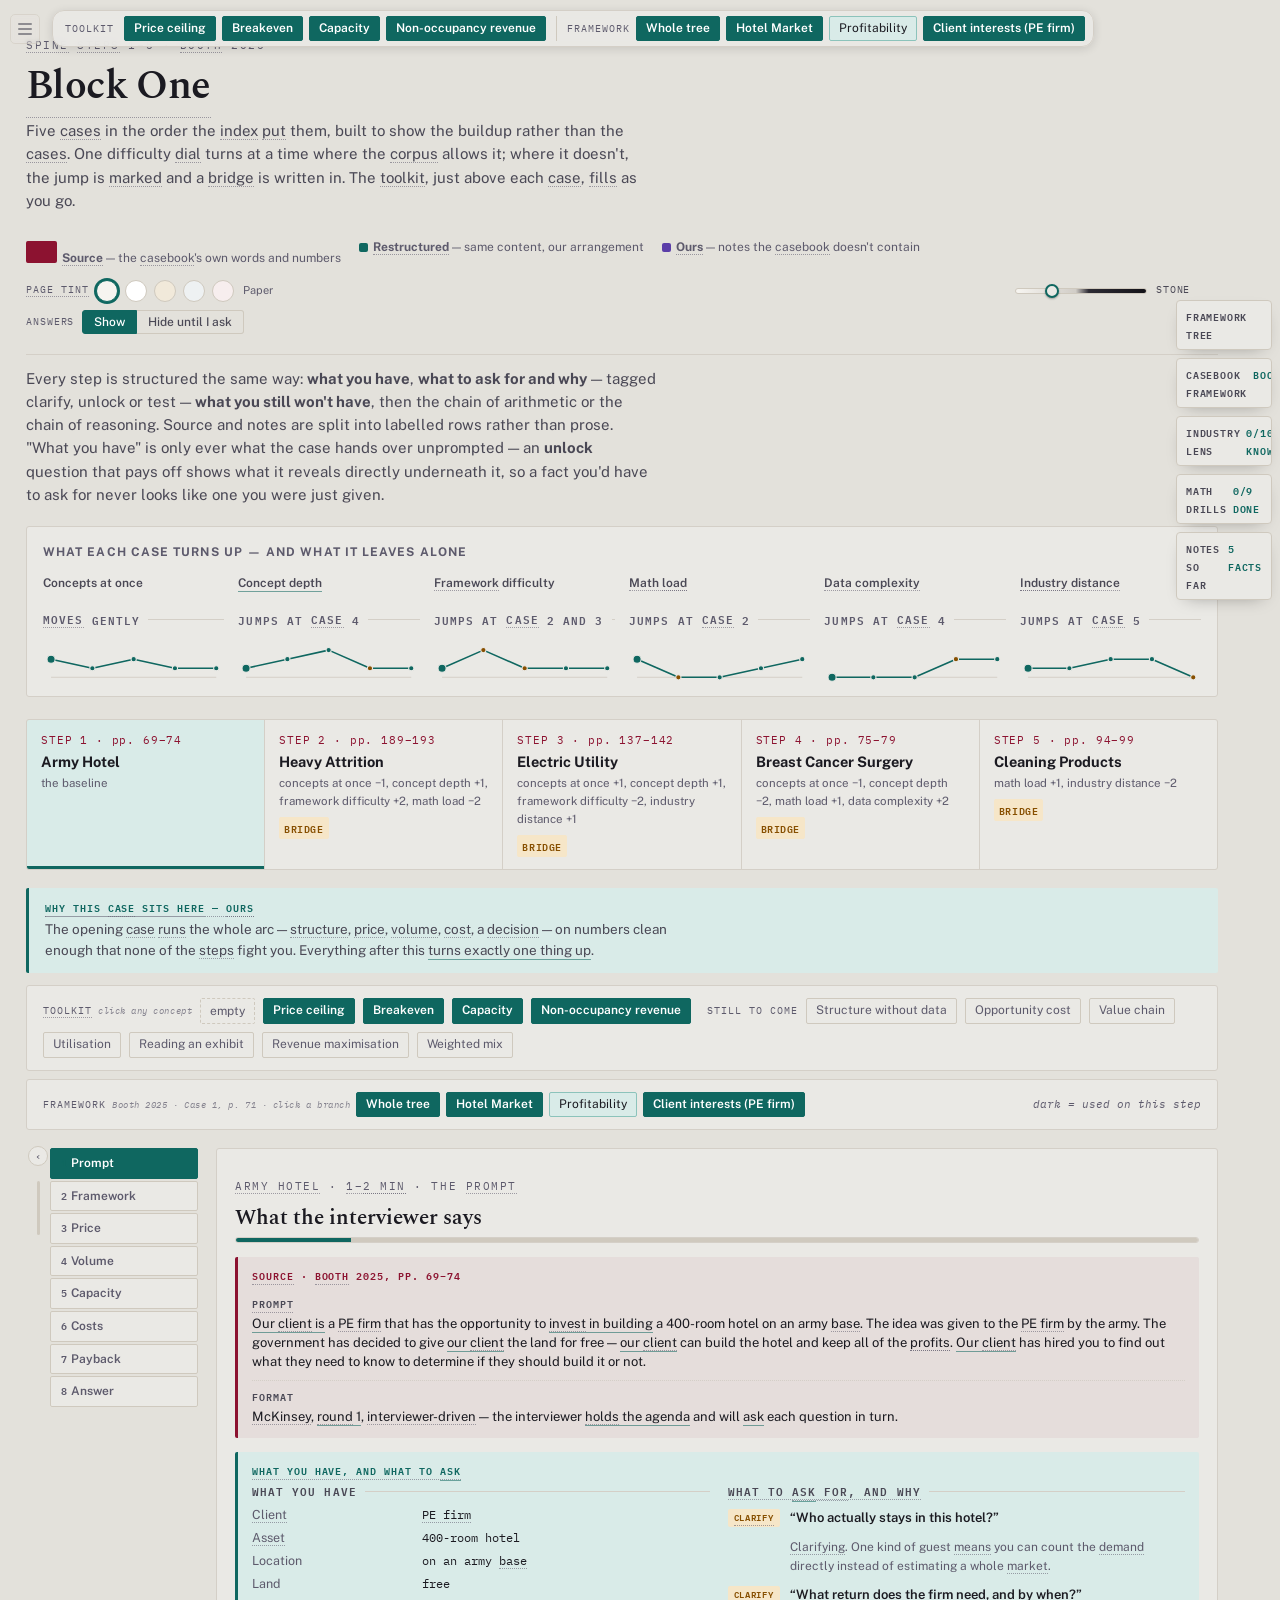
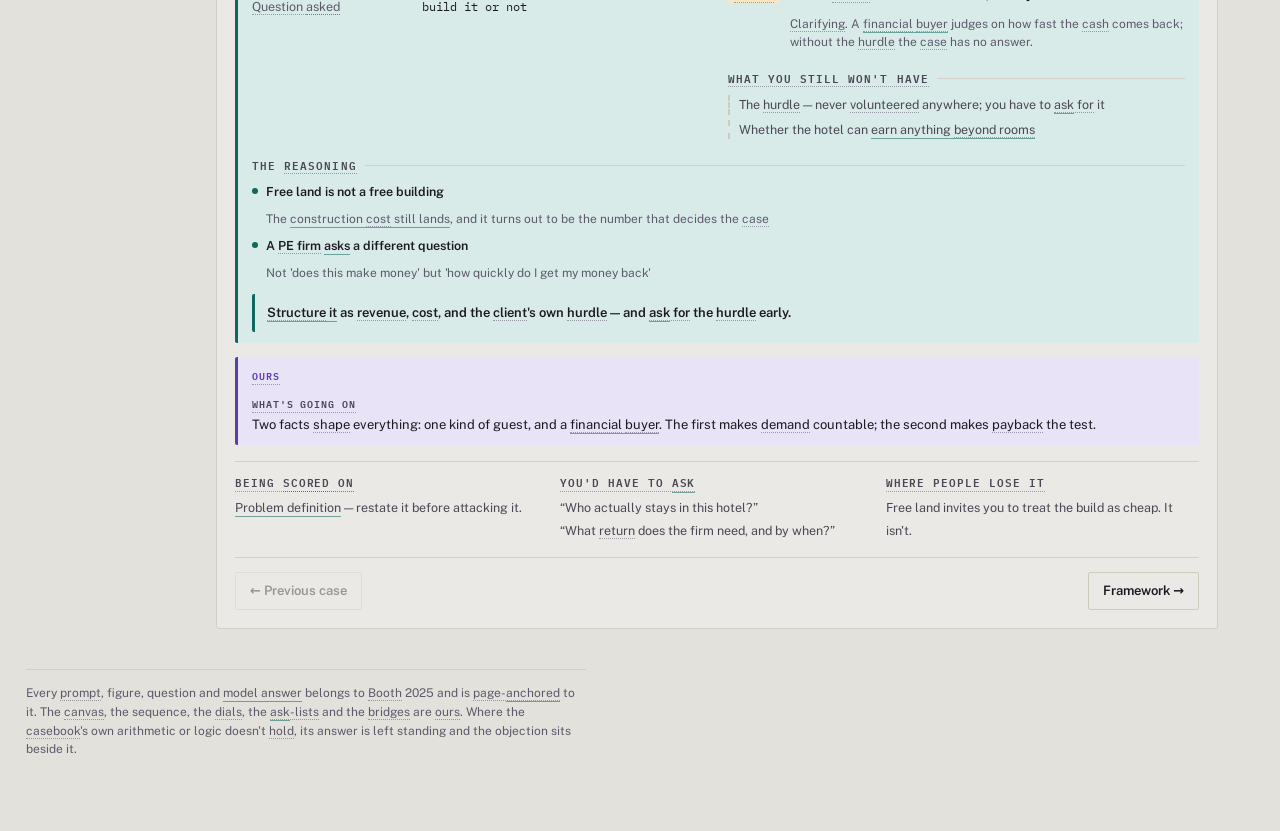
<file: preview/index.html>
<!doctype html><html><head><meta charset=utf8><meta name=viewport content="width=device-width,initial-scale=1,viewport-fit=cover"><style>:root{color-scheme:light;box-sizing:border-box;padding-top:env(safe-area-inset-top,0px);padding-bottom:env(safe-area-inset-bottom,0px)}html{scroll-padding-top:env(safe-area-inset-top,0px)}body{margin:0;padding:0;font:14px -apple-system,BlinkMacSystemFont,sans-serif;background:#faf9f5;color:#141413}img{max-width:100%}[hidden]:not([hidden=until-found i]){display:none!important}</style></head><body>
<title>Block One</title>
<link rel="stylesheet" href="https://fonts.googleapis.com/css2?family=Spectral:ital,wght@0,400;0,600;0,700;1,400&family=Public+Sans:wght@400;500;600;700&family=IBM+Plex+Mono:wght@400;500;600&display=swap">
<link rel="stylesheet" href="shell.css?v=20261005-cont14">
<div class="wrap">
<header class="page">
  <p class="eyebrow">Spine steps 1–5 · Booth 2025</p>
  <h1>Block One</h1>
  <p class="lede">Five cases in the order the index put them, built to show the buildup rather than the
  cases. One difficulty dial turns at a time where the corpus allows it; where it doesn't, the jump is
  marked and a bridge is written in. The toolkit, just above each case, fills as you go.</p>
  <p class="tiers">
    <span><span class="tick src"></span><b>Source</b> — the casebook's own words and numbers</span>
    <span><span class="tick res"></span><b>Restructured</b> — same content, our arrangement</span>
    <span><span class="tick our"></span><b>Ours</b> — notes the casebook doesn't contain</span>
  </p>
  <div class="tint" id="tint"><span class="lab">Page tint</span></div>
</header>

<p class="lede" style="margin-top:12px">Every step is structured the same way: <b>what you have</b>, <b>what to ask for and why</b> — tagged clarify, unlock or test — <b>what you still won't have</b>, then the chain of arithmetic or the chain of reasoning. Source and notes are split into labelled rows rather than prose. "What you have" is only ever what the case hands over unprompted — an <b>unlock</b> question that pays off shows what it reveals directly underneath it, so a fact you'd have to ask for never looks like one you were just given.</p>

<div class="card ramp">
  <h3>What each case turns up — and what it leaves alone</h3>
  <div class="sparks" id="sparks"></div>
</div>

<div class="rail" id="rail"></div>
<div id="bridge"></div>

<div class="card toolkit" id="toolkit"></div>
<div class="card toolkit fwbar" id="fwbar"></div>
<div class="card tools" id="fwcard" hidden></div>

<div class="split" id="split">
  <div class="canvaswrap">
    <div class="card canvas">
      <svg id="tree" viewBox="0 0 660 300" role="img" aria-label="The shared canvas for this case"></svg>
      <div class="figure"><svg id="fig" viewBox="0 0 660 200" role="img" aria-label="Step figure"></svg></div>
      <p class="figcap" id="figcap"></p>
    </div>
    <div class="card tools" id="factcard"></div>
    <p class="figcap" id="treecap" style="padding:8px 2px 0">The same nine boxes sit in the same places in
      every case. What changes is which ones the case lights up — and two of these five never fill in a
      single number.</p>
  </div>
  <div class="splitter" id="splitter" role="separator" aria-orientation="vertical"
       aria-label="Resize the left column"><button type="button" id="splitcollapse"
       title="Hide the left column">&#8249;</button></div>
  <div class="bodycol">
    <div class="steps" id="steps"></div>
    <div class="card"><div class="stepbody" id="body"></div></div>
  </div>
</div>

<footer>
  Every prompt, figure, question and model answer belongs to Booth 2025 and is page-anchored to it. The
  canvas, the sequence, the dials, the ask-lists and the bridges are ours. Where the casebook's own
  arithmetic or logic doesn't hold, its answer is left standing and the objection sits beside it.
</footer>
</div>
<script src="terms.js?v=20261005-cont14"></script>
<script src="canvctx.js?v=20261005-cont14"></script>
<script src="nodectx.js?v=20261005-cont14"></script>
<script src="fwbase.js?v=20261005-cont14"></script>
<script src="palette.js?v=20261005-cont14"></script>
<script src="srcfirst.js?v=20261005-cont14"></script>
<script src="data.js?v=20261005-cont14"></script>
<script src="exterms.js?v=20261005-cont14"></script>
<script src="shell.js?v=20261005-cont14"></script>

</body></html>
</file>
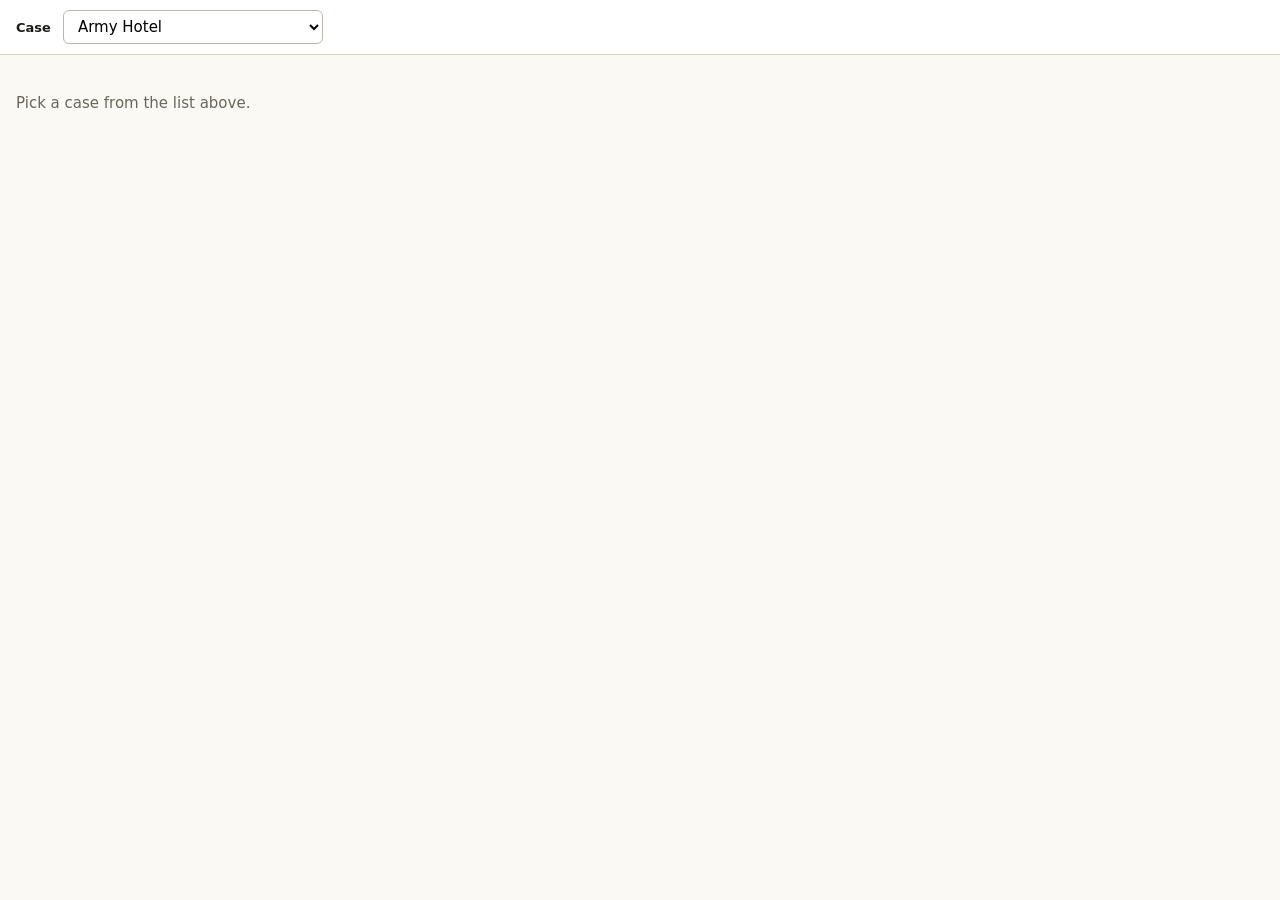
<file: preview/casebook/index.html>
<!doctype html>
<html lang="en">
<head>
<meta charset="utf-8">
<meta name="viewport" content="width=device-width, initial-scale=1">
<title>Casebook: Block One and Block Two</title>
<style>
  html,body{margin:0;height:100%;background:#fbf9f4;color:#1d1d1b;font-family:"Public Sans",system-ui,sans-serif}
  .bar{display:flex;align-items:center;gap:12px;padding:10px 16px;border-bottom:1px solid #d8d2c4;background:#fff}
  .bar label{font-size:13px;font-weight:600}
  select{font:inherit;font-size:15px;padding:6px 10px;border:1px solid #bfb8a6;border-radius:6px;background:#fff;min-width:260px}
  .hint{padding:24px 16px;font-size:15px;color:#6b665a}
  @media (max-width:600px){ .bar{padding:8px 12px} select{min-width:0;flex:1;font-size:16px} }
</style>
</head>
<body>
<div class="bar">
  <label for="case">Case</label>
  <select id="case">
    <optgroup label="Block One">
      <option value="one|BTH-01">Army Hotel</option>
      <option value="one|BTH-19">Heavy Attrition</option>
      <option value="one|BTH-11">Electric Utility</option>
      <option value="one|BTH-02">Breast Cancer Surgery</option>
      <option value="one|BTH-05">Cleaning Products</option>
    </optgroup>
    <optgroup label="Block Two">
      <option value="two|BTH-38">White Boards</option>
      <option value="two|BTH-23">Lola Lo's Zoo</option>
      <option value="two|KEL-24">Wine &amp; Co</option>
      <option value="two|BTH-03">Burger Palace</option>
      <option value="two|KEL-02">Chic Cosmetology</option>
    </optgroup>
  </select>
</div>
<main class="hint"><p>Pick a case from the list above.</p></main>
<script>
  const sel = document.getElementById('case');
  function load(v){
    const [blk, id] = v.split('|');
    location.href = blk + '/index.html#case=' + id;
  }
  sel.addEventListener('change', () => load(sel.value));
  try {
    const m = location.hash.match(/case=([^&]+)/);
    if (m) { const o = [...sel.options].find(o => o.value.endsWith('|' + decodeURIComponent(m[1]))); if (o) sel.value = o.value; }
  } catch (e) {}
</script>
</body>
</html>
</file>
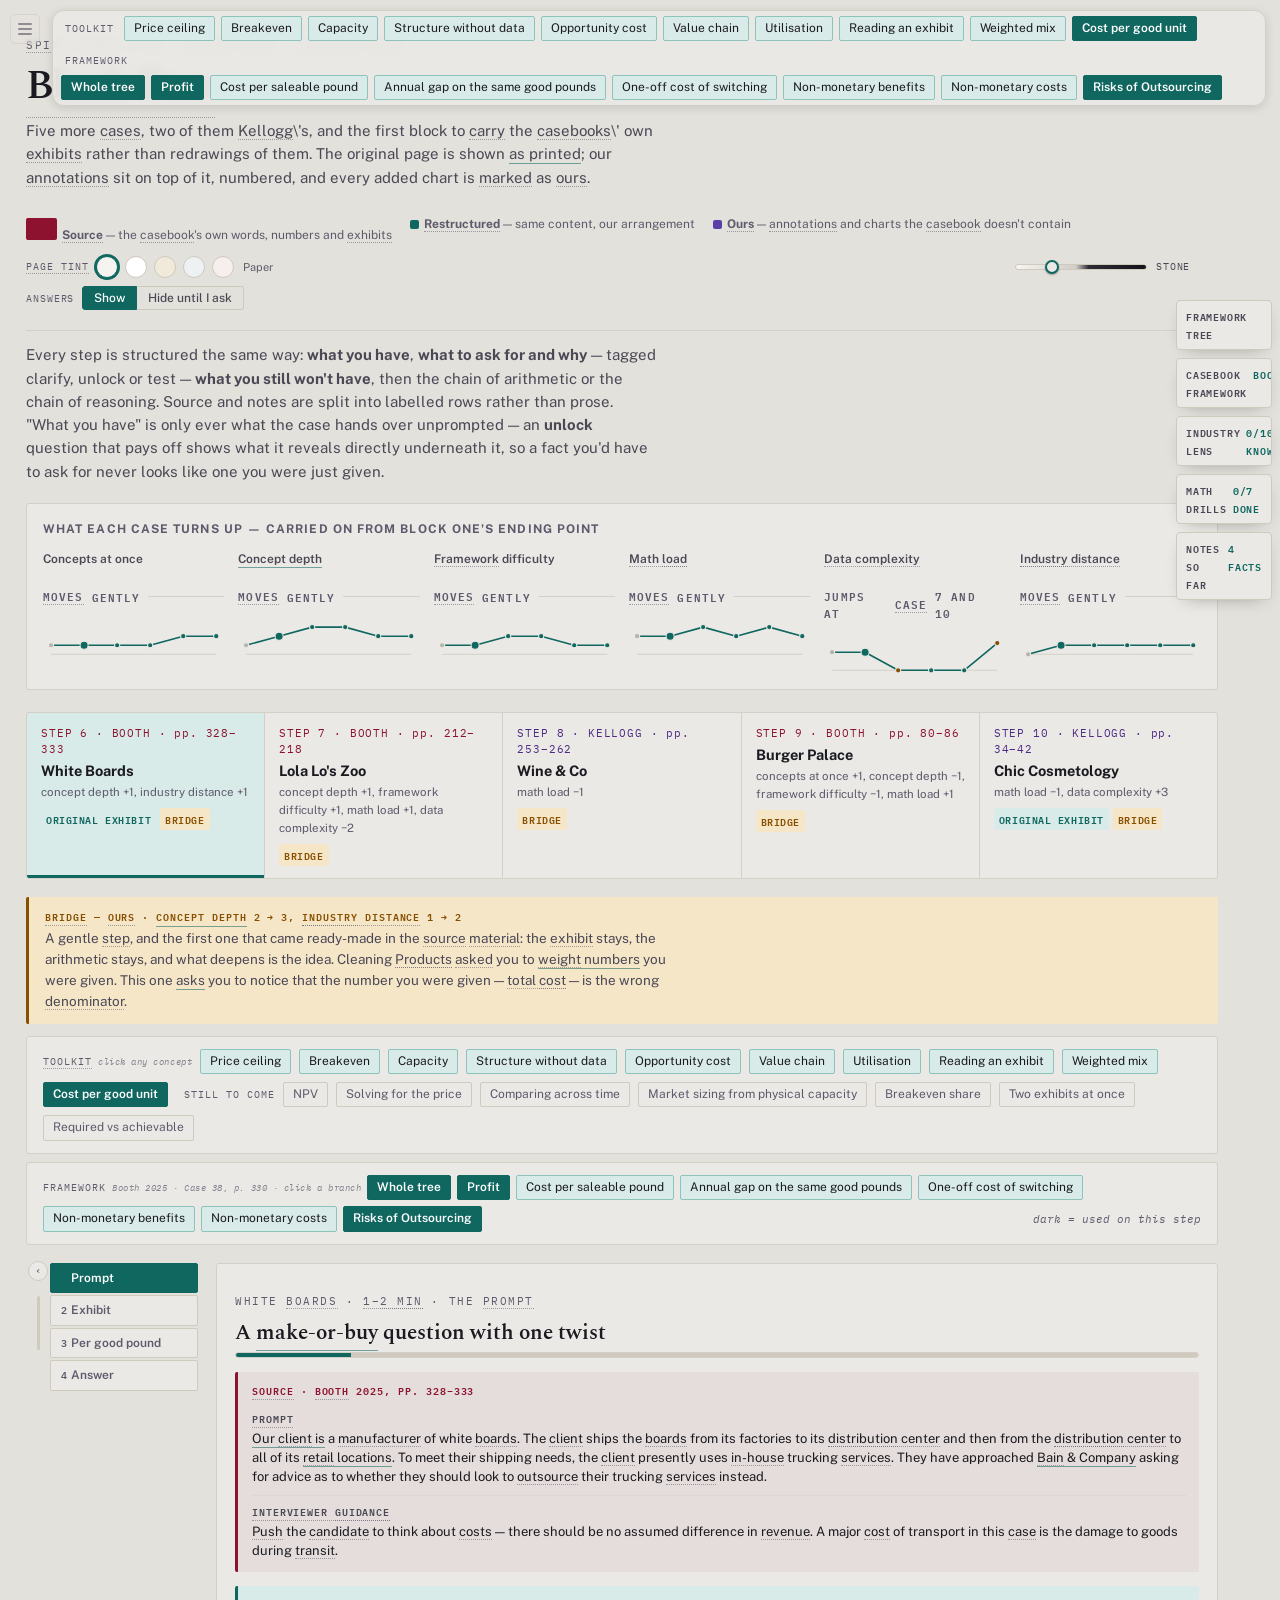
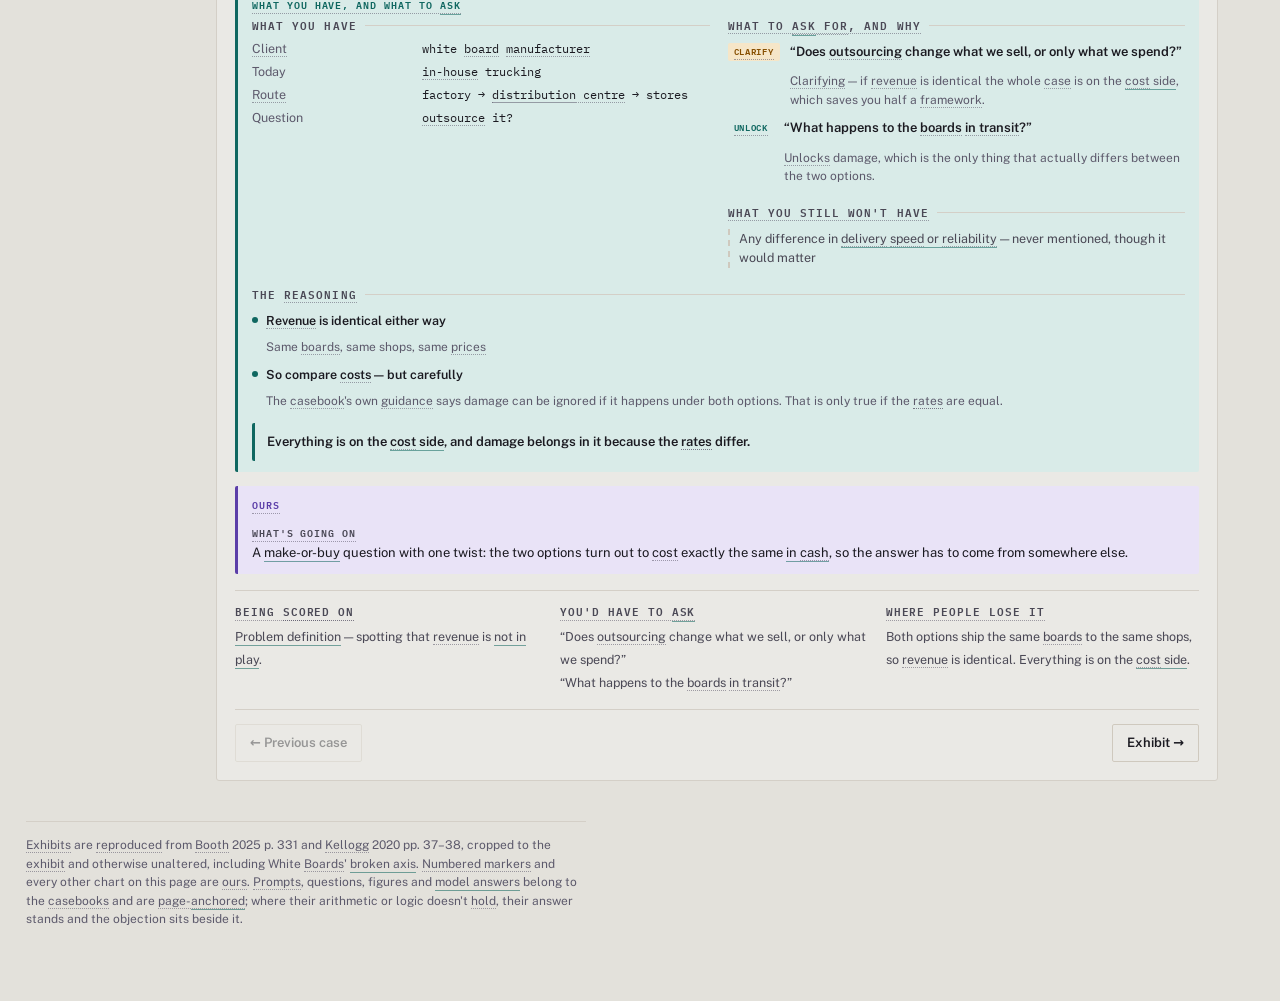
<file: preview/casebook/two/index.html>
<!doctype html><html><head><meta charset=utf8><meta name=viewport content="width=device-width,initial-scale=1,viewport-fit=cover"><style>:root{color-scheme:light;box-sizing:border-box;padding-top:env(safe-area-inset-top,0px);padding-bottom:env(safe-area-inset-bottom,0px)}html{scroll-padding-top:env(safe-area-inset-top,0px)}body{margin:0;padding:0;font:14px -apple-system,BlinkMacSystemFont,sans-serif;background:#faf9f5;color:#141413}img{max-width:100%}[hidden]:not([hidden=until-found i]){display:none!important}</style></head><body>
<title>Block Two</title>
<link rel="stylesheet" href="https://fonts.googleapis.com/css2?family=Spectral:ital,wght@0,400;0,600;0,700;1,400&family=Public+Sans:wght@400;500;600;700&family=IBM+Plex+Mono:wght@400;500;600&display=swap">
<link rel="stylesheet" href="shell.css">
<div class="wrap">
<header class="page">
  <p class="eyebrow">Spine steps 6–10 · Booth 2025 · Kellogg 2020</p>
  <h1>Block Two</h1>
  <p class="lede">Five more cases, two of them Kellogg\'s, and the first block to carry the casebooks\' own exhibits rather than redrawings of them. The original page is shown as printed; our annotations sit on top of it, numbered, and every added chart is marked as ours.</p>
  <p class="tiers">
    <span><span class="tick src"></span><b>Source</b> — the casebook's own words, numbers and exhibits</span>
    <span><span class="tick res"></span><b>Restructured</b> — same content, our arrangement</span>
    <span><span class="tick our"></span><b>Ours</b> — annotations and charts the casebook doesn't contain</span>
  </p>
  <div class="tint" id="tint"><span class="lab">Page tint</span></div>
</header>

<p class="lede" style="margin-top:12px">Every step is structured the same way: <b>what you have</b>, <b>what to ask for and why</b> — tagged clarify, unlock or test — <b>what you still won't have</b>, then the chain of arithmetic or the chain of reasoning. Source and notes are split into labelled rows rather than prose. "What you have" is only ever what the case hands over unprompted — an <b>unlock</b> question that pays off shows what it reveals directly underneath it, so a fact you'd have to ask for never looks like one you were just given.</p>

<div class="card ramp">
  <h3>What each case turns up — carried on from block one's ending point</h3>
  <div class="sparks" id="sparks"></div>
</div>

<div class="rail" id="rail"></div>
<div id="bridge"></div>

<div class="card toolkit" id="toolkit"></div>
<div class="card toolkit fwbar" id="fwbar"></div>
<div class="card tools" id="fwcard" hidden></div>

<div class="split" id="split">
  <div class="canvaswrap">
    <div class="card canvas">
      <svg id="tree" viewBox="0 0 660 300" role="img" aria-label="The shared canvas for this case"></svg>
      <div class="figure"><svg id="fig" viewBox="0 0 660 210" role="img" aria-label="Step figure"></svg></div>
      <p class="figcap" id="figcap"></p>
      <div class="exwrap" id="exwrap" hidden></div>
    </div>
    <div class="card tools" id="factcard"></div>
    <p class="figcap" id="treecap" style="padding:8px 2px 0">Same nine boxes, same places. Three of these five cases have no exhibit at all — the casebooks only supply one in 56 of 72 cases.</p>
  </div>
  <div class="splitter" id="splitter" role="separator" aria-orientation="vertical"
       aria-label="Resize the left column"><button type="button" id="splitcollapse"
       title="Hide the left column">&#8249;</button></div>
  <div class="bodycol">
    <div class="steps" id="steps"></div>
    <div class="card"><div class="stepbody" id="body"></div></div>
  </div>
</div>

<footer>
  Exhibits are reproduced from Booth 2025 p. 331 and Kellogg 2020 pp. 37–38, cropped to the exhibit and otherwise unaltered, including White Boards' broken axis. Numbered markers and every other chart on this page are ours. Prompts, questions, figures and model answers belong to the casebooks and are page-anchored; where their arithmetic or logic doesn't hold, their answer stands and the objection sits beside it.
</footer>
</div>
<script src="terms.js"></script>
<script src="canvctx.js"></script>
<script src="nodectx.js"></script>
<script src="fwbase.js"></script>
<script src="palette.js"></script>
<script src="srcfirst.js"></script>
<script src="data.js"></script>
<script src="exterms.js"></script>
<script src="shell.js"></script>

</body></html>
</file>
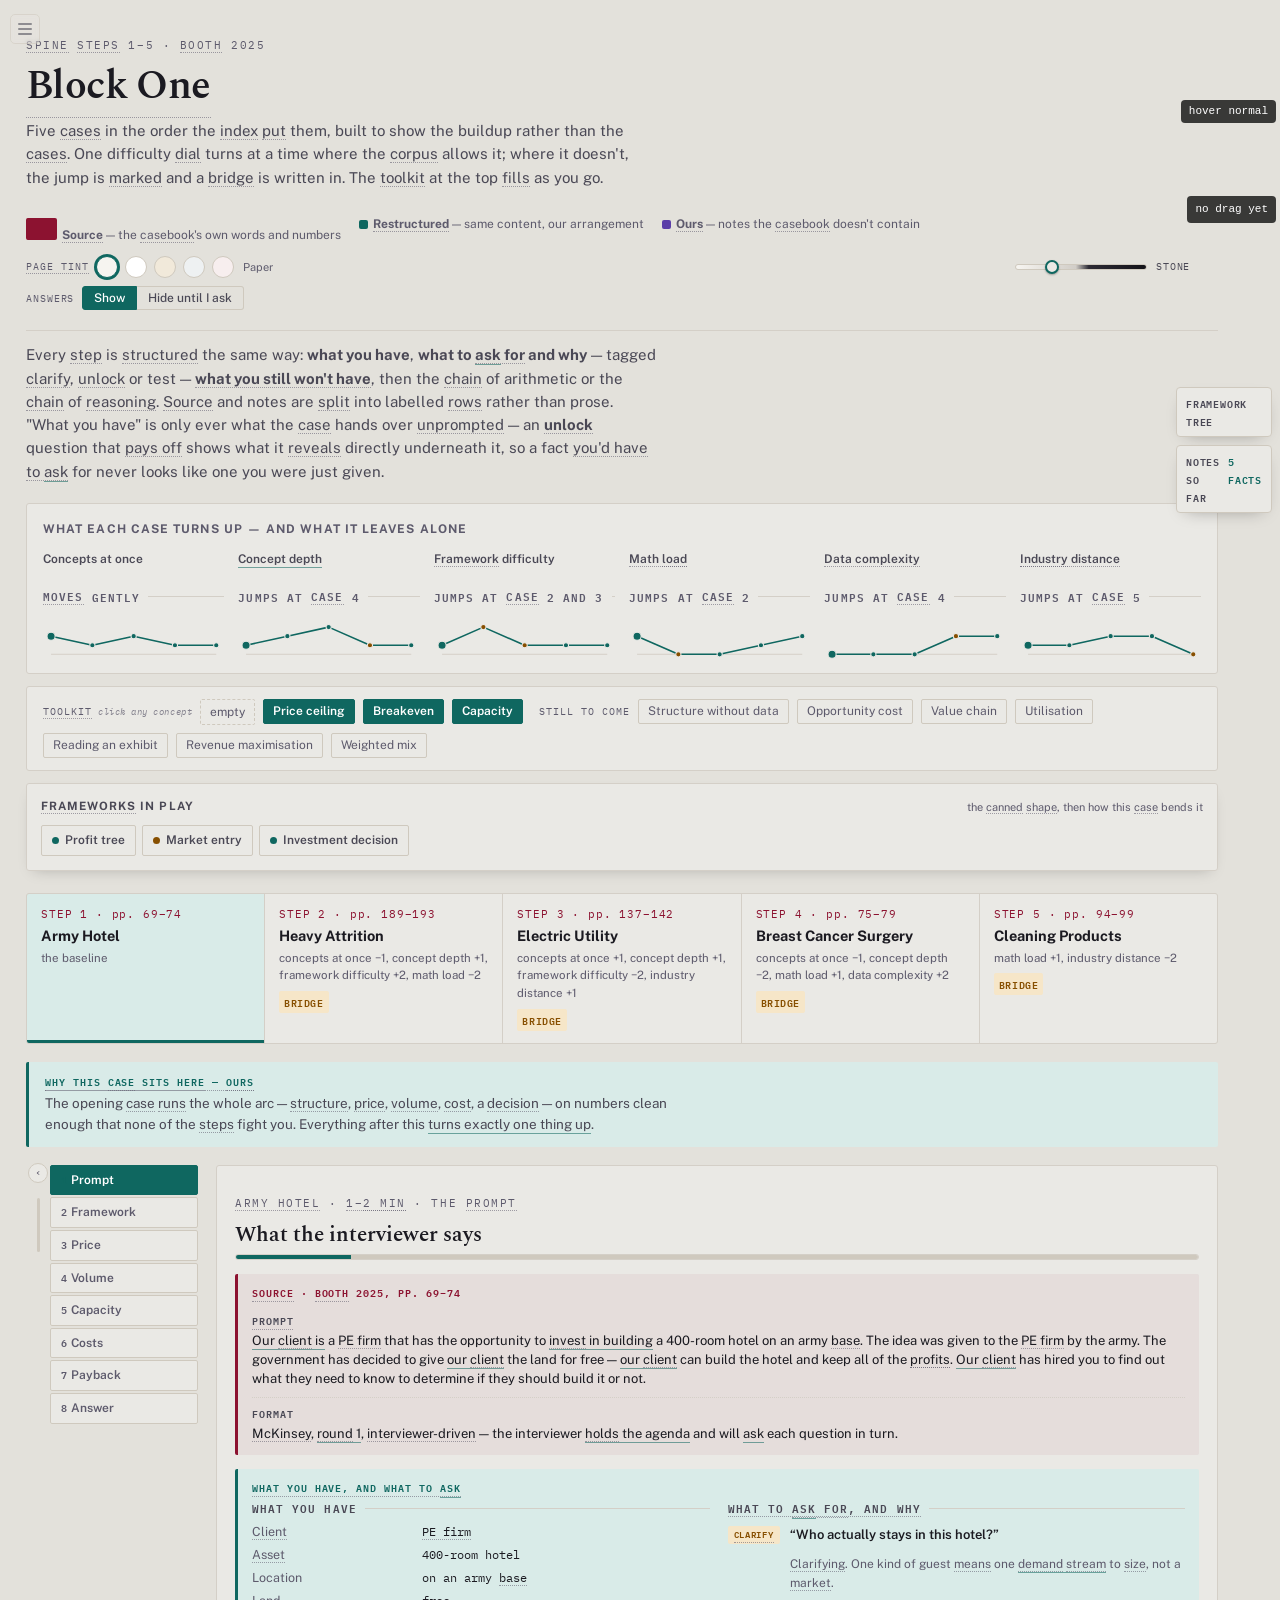
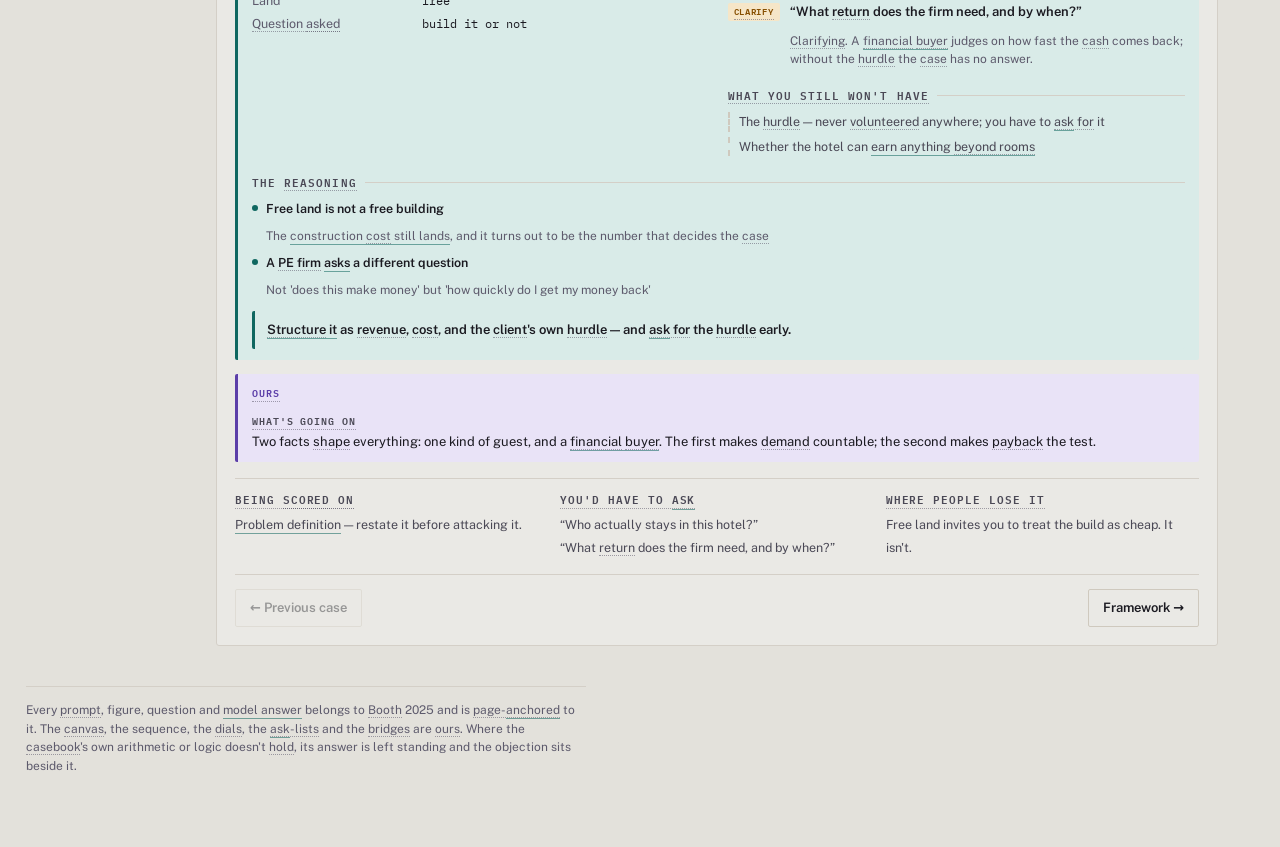
<file: preview/diag/real-noop/index.html>
<!doctype html><html><head><meta charset=utf8><meta name=viewport content="width=device-width,initial-scale=1,viewport-fit=cover"><style>:root{color-scheme:light;box-sizing:border-box;padding-top:env(safe-area-inset-top,0px);padding-bottom:env(safe-area-inset-bottom,0px)}html{scroll-padding-top:env(safe-area-inset-top,0px)}body{margin:0;padding:0;font:14px -apple-system,BlinkMacSystemFont,sans-serif;background:#faf9f5;color:#141413}img{max-width:100%}[hidden]:not([hidden=until-found i]){display:none!important}</style></head><body>
<title>Block One</title>
<link rel="stylesheet" href="https://fonts.googleapis.com/css2?family=Spectral:ital,wght@0,400;0,600;0,700;1,400&family=Public+Sans:wght@400;500;600;700&family=IBM+Plex+Mono:wght@400;500;600&display=swap">
<link rel="stylesheet" href="shell.css">
<div class="wrap">
<header class="page">
  <p class="eyebrow">Spine steps 1–5 · Booth 2025</p>
  <h1>Block One</h1>
  <p class="lede">Five cases in the order the index put them, built to show the buildup rather than the
  cases. One difficulty dial turns at a time where the corpus allows it; where it doesn't, the jump is
  marked and a bridge is written in. The toolkit at the top fills as you go.</p>
  <p class="tiers">
    <span><span class="tick src"></span><b>Source</b> — the casebook's own words and numbers</span>
    <span><span class="tick res"></span><b>Restructured</b> — same content, our arrangement</span>
    <span><span class="tick our"></span><b>Ours</b> — notes the casebook doesn't contain</span>
  </p>
  <div class="tint" id="tint"><span class="lab">Page tint</span></div>
</header>

<p class="lede" style="margin-top:12px">Every step is structured the same way: <b>what you have</b>, <b>what to ask for and why</b> — tagged clarify, unlock or test — <b>what you still won't have</b>, then the chain of arithmetic or the chain of reasoning. Source and notes are split into labelled rows rather than prose. "What you have" is only ever what the case hands over unprompted — an <b>unlock</b> question that pays off shows what it reveals directly underneath it, so a fact you'd have to ask for never looks like one you were just given.</p>

<div class="card ramp">
  <h3>What each case turns up — and what it leaves alone</h3>
  <div class="sparks" id="sparks"></div>
</div>

<div class="card toolkit" id="toolkit"></div>
<div class="card tools" id="fwcard" hidden></div>

<div class="rail" id="rail"></div>
<div id="bridge"></div>

<div class="split" id="split">
  <div class="canvaswrap">
    <div class="card canvas">
      <svg id="tree" viewBox="0 0 660 300" role="img" aria-label="The shared canvas for this case"></svg>
      <div class="figure"><svg id="fig" viewBox="0 0 660 200" role="img" aria-label="Step figure"></svg></div>
      <p class="figcap" id="figcap"></p>
    </div>
    <div class="card tools" id="factcard"></div>
    <p class="figcap" id="treecap" style="padding:8px 2px 0">The same nine boxes sit in the same places in
      every case. What changes is which ones the case lights up — and two of these five never fill in a
      single number.</p>
  </div>
  <div class="splitter" id="splitter" role="separator" aria-orientation="vertical"
       aria-label="Resize the left column"><button type="button" id="splitcollapse"
       title="Hide the left column">&#8249;</button></div>
  <div class="bodycol">
    <div class="steps" id="steps"></div>
    <div class="card"><div class="stepbody" id="body"></div></div>
  </div>
</div>

<footer>
  Every prompt, figure, question and model answer belongs to Booth 2025 and is page-anchored to it. The
  canvas, the sequence, the dials, the ask-lists and the bridges are ours. Where the casebook's own
  arithmetic or logic doesn't hold, its answer is left standing and the objection sits beside it.
</footer>
</div>
<script src="terms.js"></script>
<script src="canvctx.js"></script>
<script src="nodectx.js"></script>
<script src="fwbase.js"></script>
<script src="palette.js"></script>
<script src="srcfirst.js"></script>
<script src="data.js"></script>
<script src="exterms.js"></script>
<script src="shell.js"></script>

</body></html>
</file>
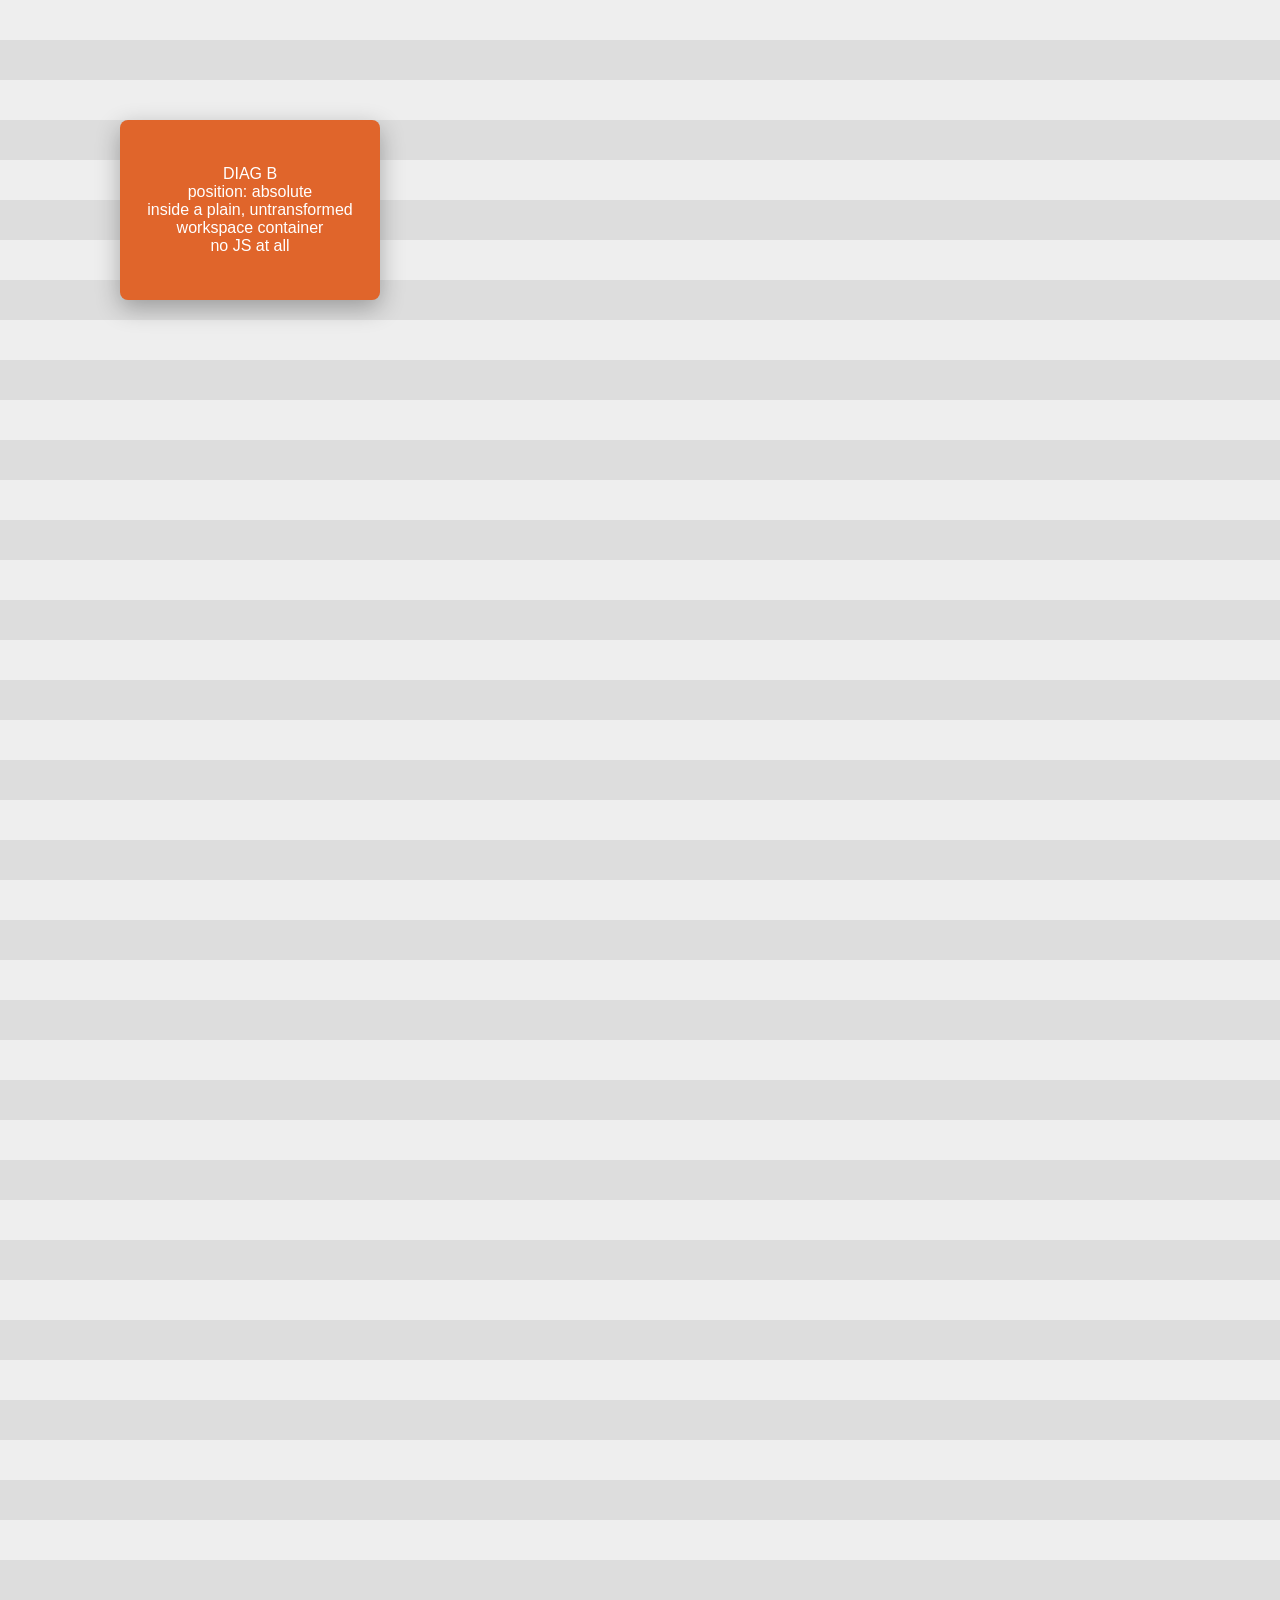
<file: preview/diag/absolute.html>
<!doctype html>
<html>
<head>
<meta charset="utf8">
<meta name="viewport" content="width=device-width,initial-scale=1,viewport-fit=cover">
<title>Diag B — position:absolute</title>
<style>
  html,body{margin:0;padding:0;font:16px -apple-system,sans-serif}
  .workspace{position:relative; width:2400px;height:3000px;background:
    repeating-linear-gradient(0deg,#eee,#eee 40px,#ddd 40px,#ddd 80px),
    repeating-linear-gradient(90deg,#eee,#eee 40px,#ddd 40px,#ddd 80px);}
  .panel{position:absolute; top:120px; left:120px; width:260px; height:180px;
    background:#e0652b; color:#fff; border-radius:8px; box-shadow:0 8px 24px rgba(0,0,0,.3);
    display:flex; align-items:center; justify-content:center; text-align:center; padding:12px;
    box-sizing:border-box;}
</style>
</head>
<body>
  <div class="workspace">
    <div class="panel">DIAG B<br>position: absolute<br>inside a plain, untransformed<br>workspace container<br>no JS at all</div>
  </div>
</body>
</html>
</file>
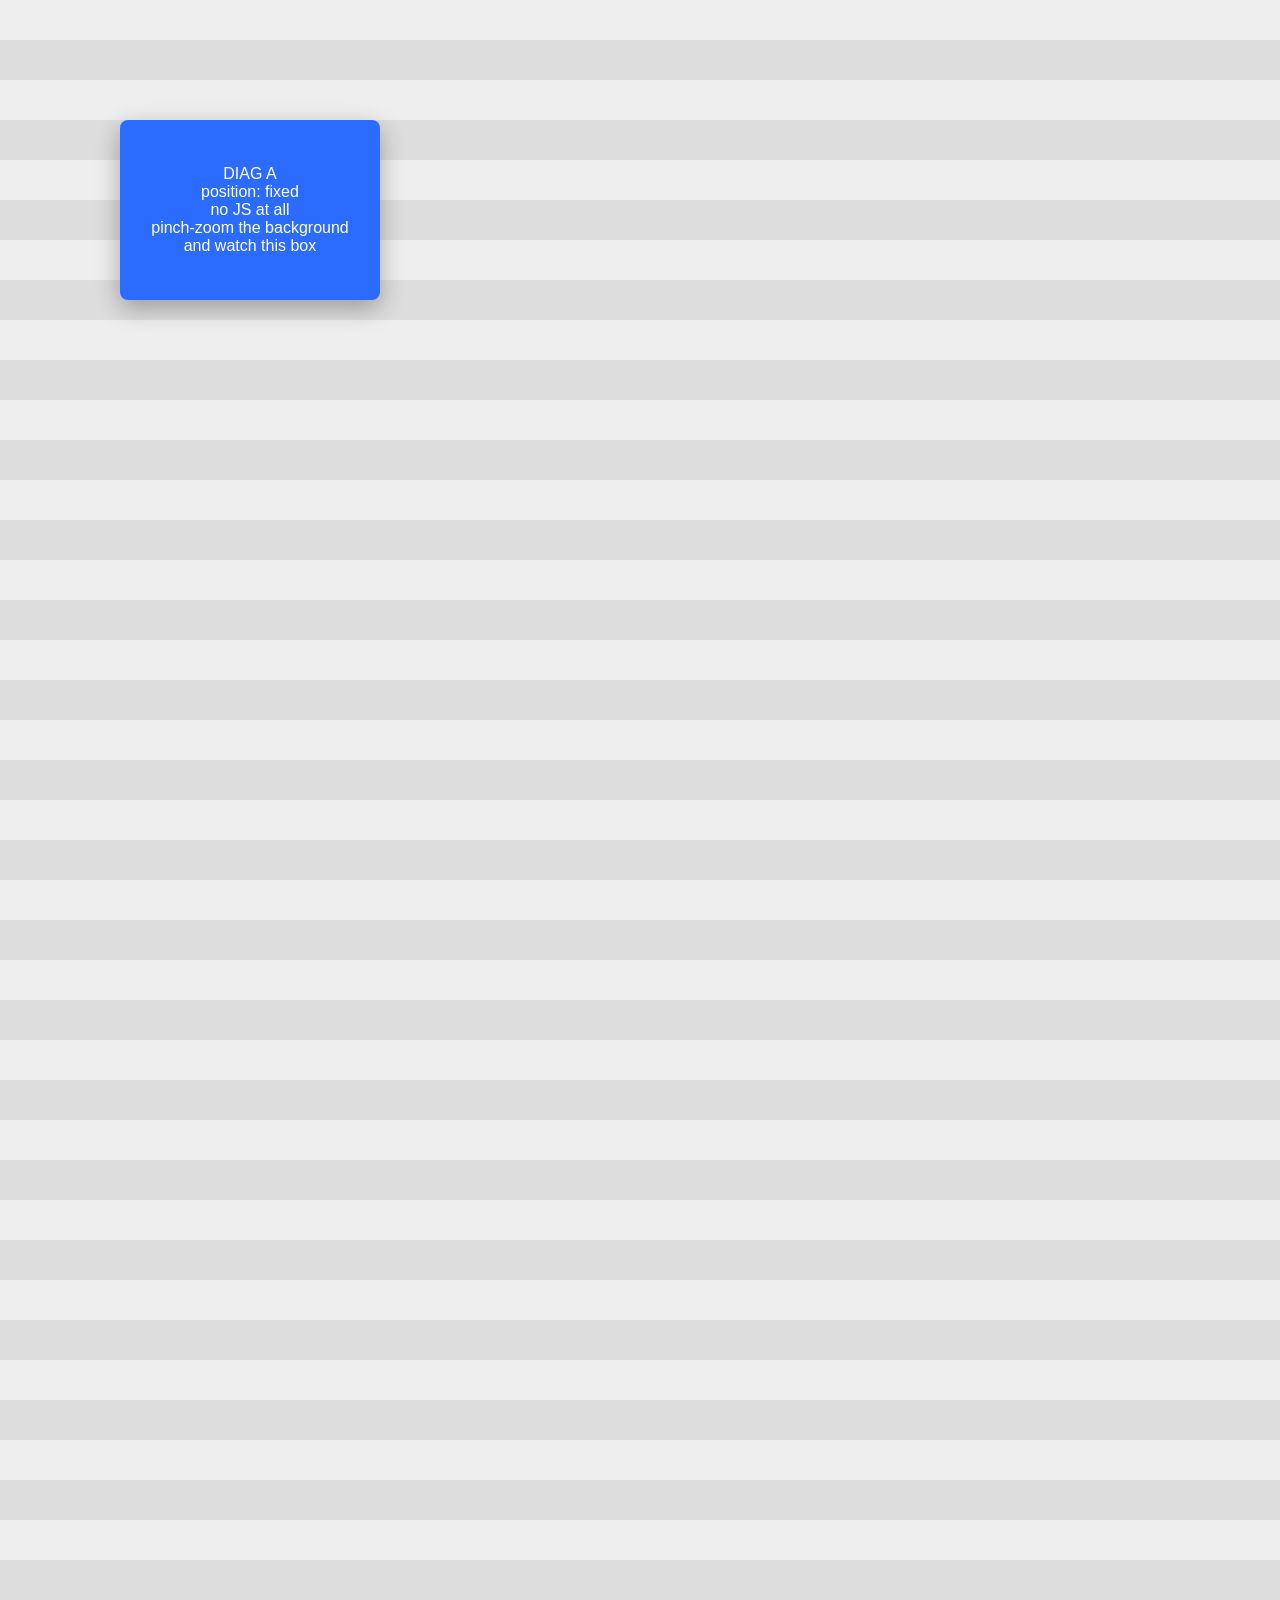
<file: preview/diag/fixed.html>
<!doctype html>
<html>
<head>
<meta charset="utf8">
<meta name="viewport" content="width=device-width,initial-scale=1,viewport-fit=cover">
<title>Diag A — position:fixed</title>
<style>
  html,body{margin:0;padding:0;font:16px -apple-system,sans-serif}
  body{width:2400px;height:3000px;background:
    repeating-linear-gradient(0deg,#eee,#eee 40px,#ddd 40px,#ddd 80px),
    repeating-linear-gradient(90deg,#eee,#eee 40px,#ddd 40px,#ddd 80px);}
  .panel{position:fixed; top:120px; left:120px; width:260px; height:180px;
    background:#2b6cff; color:#fff; border-radius:8px; box-shadow:0 8px 24px rgba(0,0,0,.3);
    display:flex; align-items:center; justify-content:center; text-align:center; padding:12px;
    box-sizing:border-box;}
</style>
</head>
<body>
  <div class="panel">DIAG A<br>position: fixed<br>no JS at all<br>pinch-zoom the background<br>and watch this box</div>
</body>
</html>
</file>
<file: preview/shell.css>
:root{
  --ink:#1b1a21; --ink-2:#4a4855; --ink-3:#77748a;
  --ground:#f6f4f0; --panel:#fffefc; --line:#e2ded6; --line-2:#cfc9be;
  --booth:#8c1230; --kellogg:#4e2a84;
  --accent:#0f6b63; --accent-soft:#d9ebe8; --accent-line:#8cc3bb;
  --warn:#9a5b00; --warn-soft:#f6e6c8;
  --ours:#5b3ea8; --ours-soft:#e9e3f7;
  --dim:#b9b4ab; --on-accent:#ffffff;
  --shadow:0 1px 2px rgba(27,26,33,.06), 0 8px 24px -16px rgba(27,26,33,.3);
}
@media (prefers-color-scheme: dark){ :root:not([data-theme="light"]){
  color-scheme: dark;
  --ink:#f0eef4; --ink-2:#bab6c6; --ink-3:#8b8799;
  --ground:#16151a; --panel:#1e1d24; --line:#2e2c37; --line-2:#3d3a48;
  --booth:#e07189; --kellogg:#b79ae8;
  --accent:#63cfc2; --accent-soft:#12312e; --accent-line:#2e6f68;
  --warn:#e0a955; --warn-soft:#3a2d16;
  --ours:#b79ae8; --ours-soft:#2a2140;
  --dim:#4d4a5c; --on-accent:#0d1a19;
  --shadow:0 1px 2px rgba(0,0,0,.4), 0 10px 30px -18px rgba(0,0,0,.8);
}}
:root[data-theme="dark"]{
  color-scheme: dark;
  --ink:#f0eef4; --ink-2:#bab6c6; --ink-3:#8b8799;
  --ground:#16151a; --panel:#1e1d24; --line:#2e2c37; --line-2:#3d3a48;
  --booth:#e07189; --kellogg:#b79ae8;
  --accent:#63cfc2; --accent-soft:#12312e; --accent-line:#2e6f68;
  --warn:#e0a955; --warn-soft:#3a2d16;
  --ours:#b79ae8; --ours-soft:#2a2140;
  --dim:#4d4a5c; --on-accent:#0d1a19;
  --shadow:0 1px 2px rgba(0,0,0,.4), 0 10px 30px -18px rgba(0,0,0,.8);
}
*{box-sizing:border-box}
/* OWNERSHIP MODEL, not a default hardening rule -- verified against this app's actual touch
   surfaces before being set, not assumed from the value's name (see the project doc, Section
   2n/4.16, "touch-action verification").

   Goal: native two-finger pinch-zoom and native double-tap-zoom must never compete with the
   app's own custom zoom (pageZoom() + globalPinch() in shell.js), on ANY touch surface of this
   page -- while native single-finger (and two-finger) PANNING must be completely unaffected,
   because large parts of this page still genuinely depend on it:
     - Over ordinary reading text, pageZoom()'s own click/touch-drag-to-pan handler
       deliberately steps aside (its pannable() check calls overGlyph() to detect "this pixel
       is actually on a rendered character" and refuses to start a custom pan there, on
       purpose, so taps and selection on text keep working) -- which means native touch
       scrolling is the ONLY thing that scrolls the page when a finger starts on text. Setting
       touch-action:none anywhere that text can appear would silently kill scrolling there
       entirely, with nothing else picking up the gesture.
     - Everywhere else on the main content surface, pageZoom()'s own pend-based pan handler
       already drives panning itself (via pointermove + preventDefault + manual scrollTo/
       transform, not native scrolling) -- so touch-action's pan-vs-no-pan setting doesn't
       change what drives panning there, only whether the BROWSER is also allowed to recognize
       a pinch/double-tap on top of it.
   `touch-action: pan-x pan-y` is the one value that satisfies both: pan-x/pan-y are
   specifically the native single- and multi-finger PANNING gestures, so including them keeps
   every case above working exactly as today; pinch-zoom and double-tap-zoom are NOT in that
   list, so the browser stops recognizing either the moment this is set, leaving touch pinch
   free for globalPinch() (shell.js) to own without a competing native gesture. `none` was
   considered and rejected specifically because it would also suppress native text scrolling
   above, which this app has no replacement for.

   Applied at the root, not scoped to #pagezoom/.wrap: #dock and every floating .peek window
   are appended directly to document.body, outside .wrap entirely, so a root-level rule is
   what actually reaches every touch surface on the page, docked or floated. This composes
   correctly with the more restrictive touch-action:none already set on .peek.float > header,
   .peek.float .pbody, .rz and .splitter (search this file for "touch-action" to see all of
   them): touch-action for a given touch point is the INTERSECTION of its own value and every
   ancestor's, which is always the most restrictive of the two -- so this root-level pan-x
   pan-y can only ever be narrowed by those, never override them. Those elements keep fully
   owning their own drag/resize gestures exactly as before; .fwview (the framework tree
   canvas, already touch-action:none) is unaffected for the same reason -- it already owns its
   own independent pinch via fwBindZoom() in shell.js and was never relying on this rule. */
html{touch-action:pan-x pan-y}
/* 2026-10: the html rule above only reaches a touch whose effective touch-action chain runs all the way
   up to the viewport. The chain stops at the nearest SCROLL CONTAINER -- and overflow:hidden/auto/clip
   boxes (cards, panels, tables, the dock) are scroll containers -- so a touch starting inside one never
   saw html's value, its effective touch-action was `auto`, and Safari could take the two-finger gesture
   for its own native pinch-zoom (page scale 1.2x+, persisting across reload, dock pushed off-screen)
   instead of ours. Giving every element the same value closes that; :where() keeps specificity at zero so
   every existing touch-action:none rule (.rz, .splitter, .peek.float header/.pbody, #dock .peek, the
   framework canvas, html.pz-active #pagezoom *) still wins. Form controls are left alone: they need
   their own native touch behaviour (slider thumb drag, text caret/selection). */
:where(body, body *):not(input):not(textarea):not(select):not([contenteditable="true"]){touch-action:pan-x pan-y}
body{margin:0; background:var(--ground); color:var(--ink);
  font-family:"Public Sans",ui-sans-serif,system-ui,sans-serif; font-size:15px; line-height:1.55}
.wrap{max-width:1260px; margin:0 auto; padding-inline:16px; padding-block:26px 72px}
h1,h2,h3{font-family:"Spectral",Georgia,serif; font-weight:600; margin:0; text-wrap:balance}
h1{font-size:clamp(26px,4vw,40px); line-height:1.1; letter-spacing:-.015em}
.eyebrow{font-family:"IBM Plex Mono",ui-monospace,monospace; font-size:11px; letter-spacing:.14em;
  text-transform:uppercase; color:var(--ink-3)}
.lede{color:var(--ink-2); max-width:70ch; margin-top:10px}
header.page{border-bottom:1px solid var(--line); padding-bottom:20px}
.card{background:var(--panel); border:1px solid var(--line); border-radius:3px}
.ramp{margin-top:20px; padding:16px 16px 10px}
.ramp h3{font-size:12px; font-family:"Public Sans",sans-serif; font-weight:700; letter-spacing:.09em;
  text-transform:uppercase; color:var(--ink-3); margin-bottom:12px}
.sparks{display:grid; grid-template-columns:repeat(auto-fit,minmax(170px,1fr)); gap:14px}
.spark .nm{font-size:12px; font-weight:600; color:var(--ink-2); margin-bottom:2px}
.spark .sub{font-size:11px; color:var(--ink-3); margin-bottom:5px; min-height:15px}
.spark svg{display:block; width:100%; height:auto}
.toolkit{display:flex; gap:8px; flex-wrap:wrap; align-items:center; padding:12px 16px; margin-top:12px}
.toolkit .lab{font-family:"IBM Plex Mono",monospace; font-size:10px; letter-spacing:.1em;
  text-transform:uppercase; color:var(--ink-3)}
.chip{font-size:12px; padding:3px 9px; border-radius:2px; border:1px solid var(--line-2); color:var(--ink-3)}
.chip.have{background:var(--accent-soft); border-color:var(--accent-line); color:var(--ink)}
.chip.new{background:var(--accent); border-color:var(--accent); color:var(--on-accent); font-weight:600}
.rail{display:grid; grid-template-columns:repeat(auto-fit,minmax(200px,1fr)); gap:1px; background:var(--line);
  border:1px solid var(--line); border-radius:3px; margin-top:22px; overflow:hidden}
.rail button{background:var(--panel); border:0; text-align:left; font:inherit; color:inherit;
  padding:12px 14px; cursor:pointer; display:flex; flex-direction:column; gap:5px}
.rail button:hover{background:var(--accent-soft)}
.rail button[aria-current="true"]{background:var(--accent-soft); box-shadow:inset 0 -3px 0 var(--accent)}
.rail button:focus-visible{outline:2px solid var(--accent); outline-offset:-2px}
.rail .n{font-family:"IBM Plex Mono",monospace; font-size:10.5px; letter-spacing:.08em}
.rail .n.b{color:var(--booth)} .rail .n.k{color:var(--kellogg)}
.rail .nm{font-weight:700; font-size:14.5px; line-height:1.2}
.rail .mv{font-size:11.5px; color:var(--ink-3)}
.flag{font-family:"IBM Plex Mono",monospace; font-size:9.5px; letter-spacing:.06em; font-weight:600;
  color:var(--warn); background:var(--warn-soft); padding:2px 5px; border-radius:2px}
.flag.ex{color:var(--accent); background:var(--accent-soft)}
.bridge{border-left:3px solid var(--warn); background:var(--warn-soft); padding:12px 16px; border-radius:2px;
  margin-top:18px}
.bridge .tag{font-family:"IBM Plex Mono",monospace; font-size:9.5px; letter-spacing:.1em; font-weight:600;
  text-transform:uppercase; color:var(--warn); display:block; margin-bottom:4px}
.bridge p{margin:0; color:var(--ink-2); font-size:13.5px; max-width:80ch}
.split{display:grid; grid-template-columns:var(--lw,minmax(0,0.74fr)) 12px minmax(0,1fr);
  gap:6px; align-items:start; margin-top:18px; position:relative}
.split.nocanvas{grid-template-columns:0 12px minmax(0,1fr)}
/* The canvas card is only as tall as its chart; the text column beside it is usually
   taller, so align-items:start leaves plain page background below the card — it reads
   as broken rather than intentional once the columns are narrow (heavy zoom squeezes
   the chart card short while the text wraps to more lines). A hairline spanning the
   full row turns that gap into a deliberate margin. It's inserted by JS (buildSplitLine
   in shell.js) as a plain absolutely-positioned element, NOT a grid item/pseudo-element —
   an earlier ::after version placed via grid-column/grid-row quietly changed the implicit
   grid sizing on several blocks (broke the Next-button scroll target on four of seven),
   even with pointer-events:none and zero width. position:absolute removes it from grid
   placement entirely, so it can't touch track sizing. */
.splitline{position:absolute; top:0; bottom:0; width:1px; background:var(--line);
  pointer-events:none; z-index:1}
@media(max-width:960px){.splitline{display:none}}
/* NOT display:none. A hidden grid item leaves the grid entirely, so .bodycol shifted up
   into the 12px splitter track and the body collapsed to 36px — the column Sid actually
   reads, squeezed by the button meant to give it room. Keep the item in place, at zero
   width, so the track assignment holds. */
.split.nocanvas .canvaswrap{visibility:hidden; overflow:hidden; max-width:0}
/* the grab bar between the columns */
.splitter{position:sticky; top:calc(env(safe-area-inset-top,0px) + 12px); height:120px;
  display:flex; align-items:center; justify-content:center; cursor:col-resize;
  border-radius:3px; touch-action:none; user-select:none}
.splitter::before{content:""; width:3px; height:54px; border-radius:2px;
  background:var(--line-2); transition:background .13s}
.splitter:hover::before, .splitter.drag::before{background:var(--accent)}
.splitter button{position:absolute; top:-2px; left:50%; transform:translateX(-50%);
  width:20px; height:20px; padding:0; border-radius:50%; cursor:pointer;
  border:1px solid var(--line-2); background:var(--panel); color:var(--ink-3);
  font-family:"IBM Plex Mono",monospace; font-size:11px; line-height:1; display:flex;
  align-items:center; justify-content:center}
.splitter button:hover{border-color:var(--accent); color:var(--ink)}
.splitter button:focus-visible{outline:2px solid var(--accent); outline-offset:2px}
@media(max-width:960px){
  .split{grid-template-columns:1fr !important}
  .splitter{display:none}
  .split.nocanvas .canvaswrap{visibility:visible; overflow:visible; max-width:none}
}
@media(max-width:960px){.split{grid-template-columns:1fr}}
.canvaswrap{position:sticky; top:calc(env(safe-area-inset-top,0px) + 12px)}
@media(max-width:960px){.canvaswrap{position:static}}
.canvas{padding:12px 12px 4px}
.canvas svg, .figure svg{display:block; width:100%; height:auto}
.figure{padding:2px 12px 10px}
.figcap{font-size:12px; color:var(--ink-3); padding:0 12px 12px; margin:0}
/* original exhibit + annotation */
.exwrap{padding:12px}
.exhead{display:flex; justify-content:space-between; align-items:baseline; gap:10px; margin-bottom:8px}
.exhead .t{font-family:"IBM Plex Mono",monospace; font-size:10.5px; letter-spacing:.09em;
  font-weight:600; text-transform:uppercase; color:var(--booth)}
.exhead .t.k{color:var(--kellogg)}
.exhead .s{font-size:11px; color:var(--ink-3)}
.exbox{position:relative; border:1px solid var(--line-2); border-radius:2px; overflow:hidden;
  background:#ffffff}
.exbox img{display:block; width:100%; height:auto}
.mark{position:absolute; width:21px; height:21px; border-radius:50%;
  background:rgba(154,91,0,.13); color:#8a5200; border:1.5px solid rgba(154,91,0,.62);
  font-family:"IBM Plex Mono",monospace; font-size:11px; font-weight:700; display:flex;
  align-items:center; justify-content:center; transform:translate(-50%,-50%);
  box-shadow:0 0 0 1.5px rgba(255,255,255,.6); cursor:default;
  transition:background .13s ease, color .13s ease, box-shadow .13s ease}
.mark:hover{background:#8a5200; color:#fff; border-color:#8a5200;
  box-shadow:0 0 0 3px rgba(255,255,255,.92)}
.exbox:hover .mark{background:rgba(154,91,0,.07); border-color:rgba(154,91,0,.4)}
.exbox:hover .mark:hover{background:#8a5200; border-color:#8a5200}
.annots{margin-top:10px; display:flex; flex-direction:column; gap:7px}
.annot{display:flex; gap:9px; align-items:flex-start; font-size:12.5px; color:var(--ink-2)}
.annot b{flex:0 0 21px; height:21px; border-radius:50%; background:var(--warn-soft);
  color:var(--warn); border:1.5px solid var(--warn); font-weight:700;
  font-family:"IBM Plex Mono",monospace; font-size:11px; display:flex; align-items:center;
  justify-content:center}
/* plain-English hover on ordinary prose. A dotted rule, not a colour or a weight: the
   page already uses colour to mean source/ours/bent, and a term that shouts would pull
   the eye away from the sentence it sits in. */
.term{border-bottom:1px dotted color-mix(in srgb, var(--ink-3) 55%, transparent);
  cursor:help; transition:border-bottom-color .12s, color .12s}
.term:hover{border-bottom-color:var(--accent); color:var(--ink)}
.steps{display:flex; gap:4px; flex-wrap:wrap; margin-bottom:12px}
/* The step number is its own span so the rail can dim it. It carries its own spacing
   rather than relying on the rail's flex gap, which does not exist in the narrow bar —
   that is how the buttons came out reading "1Prompt". */
.steps button .sn{font-family:"IBM Plex Mono",monospace; font-size:10.5px;
  color:var(--ink-3); flex:0 0 auto; margin-right:4px}
.steps button[aria-current="true"] .sn{color:inherit; opacity:.75}
/* Narrow: the bar Sid already has, pinned so it does not scroll away. */
@media(max-width:1099px){
  .steps{position:sticky; top:calc(env(safe-area-inset-top,0px)); z-index:32;
    background:var(--ground); padding:8px 0 8px; margin-bottom:10px;
    box-shadow:0 8px 8px -8px rgba(0,0,0,.18)}
}
/* Wide: a rail down the side of the body, always in view, reading as a contents list
   for the case rather than as a row of buttons. */
@media(min-width:1100px){
  .bodycol{display:grid; grid-template-columns:150px minmax(0,1fr); gap:16px;
    align-items:start}
  /* When the rail auto-collapses (html.railAuto, below), #steps goes display:none —
     dropped out of the grid entirely. That leaves the body card as the only item in a
     template still asking for two columns: with no explicit placement it falls into the
     first (150px) track by Grid's normal auto-placement rule, and the 1fr track beside
     it sits empty — a narrow card with a wide blank gutter next to it. This is the "narrow
     card + blank space" Sid flagged: it needs real zoom (or just clicking the hamburger
     at a wide-enough window) to show up, because below 1100px .bodycol isn't a grid at
     all and the card already has the full row to itself. Make the card span both tracks
     whenever the rail isn't there to claim the first one. */
  html.railAuto .bodycol > .card{grid-column:1 / -1}
  .steps{flex-direction:column; flex-wrap:nowrap; gap:2px; margin-bottom:0;
    position:sticky; top:calc(env(safe-area-inset-top,0px) + 12px); align-self:start;
    max-height:calc(100vh - 40px); overflow-y:auto; padding-right:2px}
  .steps button{width:100%; text-align:left; padding:7px 10px; border-color:transparent;
    background:transparent; display:flex; align-items:baseline; line-height:1.25}
  .steps button:hover{background:var(--panel); border-color:var(--line)}
  .steps button[aria-current="true"]{background:var(--accent-soft); color:var(--ink);
    border-color:var(--accent-line); box-shadow:inset 3px 0 0 var(--accent)}
  .steps button .sn{font-size:10px}
  .steps button[aria-current="true"] .sn{color:var(--accent)}
}
/* Past the width threshold (buildRailToggle's BREAK, in JS — browser zoom shrinks this
   exactly like a narrower window does) the step list — whichever form it's in, the wide
   vertical rail or the narrow horizontal bar — disappears entirely and only the hamburger
   shows; :not(.floatRail) so the one exception, the flyout panel opened from that
   hamburger, still renders. Below the threshold it's the reverse: normal list, no hamburger. */
html.railAuto #steps:not(.floatRail){display:none}
/* always present — not gated behind auto-detection, since some zoom methods (trackpad
   pinch / OS-level magnification) never reach the page at all, so this button is the
   only reliable way to collapse the rail in those cases; auto-collapse still applies
   it automatically too, this is just no longer the only path. */
.railToggle{
  display:flex; position:fixed; top:calc(env(safe-area-inset-top,0px) + 14px); left:10px;
  z-index:70; width:30px; height:30px; padding:0; align-items:center; justify-content:center;
  border:1px solid var(--line-2); border-radius:5px; cursor:pointer;
  background:color-mix(in srgb, var(--panel) 45%, transparent); backdrop-filter:blur(2px);
  transition:background .12s, border-color .12s, opacity .12s;
  opacity:.55}
.railToggle:hover{background:color-mix(in srgb, var(--panel) 80%, transparent); border-color:var(--accent-line); opacity:1}
html.railAuto .railToggle{opacity:1}
.railToggle span{position:relative; display:block; width:14px; height:1.6px; background:var(--ink-2); border-radius:1px}
.railToggle span::before, .railToggle span::after{
  content:""; position:absolute; left:0; width:14px; height:1.6px; background:var(--ink-2); border-radius:1px}
.railToggle span::before{top:-5px}
.railToggle span::after{top:5px}
/* the step rail as a floating panel, opened from the hamburger — sized in JS (buildRailToggle)
   to whatever actually fits the window right now, so it holds together at any zoom level;
   .steps.floatRail has higher specificity than the plain .steps rules above so it wins outright */
.steps.floatRail{display:flex !important; position:fixed !important; z-index:65; top:0; left:0;
  flex-direction:column; flex-wrap:nowrap; gap:2px; background:var(--panel); border:1px solid var(--line-2);
  border-radius:6px; padding:8px; box-shadow:0 12px 28px -12px rgba(0,0,0,.4); overflow:auto}
.steps button{font:inherit; font-size:12px; font-weight:600; padding:5px 10px; border-radius:2px; cursor:pointer;
  border:1px solid var(--line-2); background:var(--panel); color:var(--ink-3)}
.steps button[aria-current="true"]{background:var(--accent); border-color:var(--accent); color:var(--on-accent)}
.steps button:hover{color:var(--ink)}
.steps button:focus-visible{outline:2px solid var(--accent); outline-offset:2px}
.stepbody{padding:18px}
.stepbody h2{font-size:21px; line-height:1.2}
.src,.ours,.att{border-left:3px solid; padding:11px 14px; border-radius:2px; margin-top:14px}
.src{border-color:var(--booth); background:color-mix(in srgb, var(--booth) 5%, transparent)}
.src.k{border-color:var(--kellogg); background:color-mix(in srgb, var(--kellogg) 6%, transparent)}
.ours{border-color:var(--ours); background:var(--ours-soft)}
.att{border-color:var(--accent); background:var(--accent-soft)}
.tag{font-family:"IBM Plex Mono",monospace; font-size:9.5px; letter-spacing:.1em; font-weight:600;
  text-transform:uppercase; display:block; margin-bottom:5px}
.tag.s{color:var(--booth)} .tag.s.k{color:var(--kellogg)} .tag.o{color:var(--ours)} .tag.a{color:var(--accent)}
.src p,.ours p,.att p{margin:0 0 6px} .src p:last-child,.ours p:last-child,.att p:last-child{margin-bottom:0}
details.reveal{margin-top:10px}
details.reveal summary{cursor:pointer; font-size:13px; font-weight:600; color:var(--accent); list-style:none;
  display:inline-flex; align-items:center; gap:6px; padding:5px 11px; border:1px solid var(--accent-line);
  border-radius:2px; background:var(--panel)}
details.reveal summary::-webkit-details-marker{display:none}
details.reveal summary::before{content:"\25B8"; font-size:11px}
details.reveal[open] summary::before{content:"\25BE"}
details.reveal > div{margin-top:10px}
.railgrid{margin-top:16px; border-top:1px solid var(--line); padding-top:12px;
  display:grid; grid-template-columns:repeat(auto-fit,minmax(150px,1fr)); gap:12px}
.railgrid .lab{font-family:"IBM Plex Mono",monospace; font-size:10.5px; letter-spacing:.09em;
  font-weight:600; text-transform:uppercase; color:var(--ink-2); display:block; margin-bottom:4px}
.railgrid .val{font-size:12.5px; color:var(--ink-2); line-height:1.4}
.clock{display:flex; height:6px; border-radius:3px; overflow:hidden; border:1px solid var(--line); margin-top:6px}
.clock i{display:block; background:var(--line-2)}
.clock i.on{background:var(--accent)}
.nav{display:flex; justify-content:space-between; gap:10px; margin-top:16px; padding-top:14px;
  border-top:1px solid var(--line)}
.nav button{font:inherit; font-size:13px; font-weight:600; padding:8px 14px; border-radius:2px; cursor:pointer;
  border:1px solid var(--line-2); background:var(--panel); color:var(--ink)}
.nav button[disabled]{opacity:.4; cursor:default}
.tiers{display:flex; align-items:center; column-gap:18px; row-gap:4px; flex-wrap:wrap; font-size:12px;
  color:var(--ink-3); margin-top:10px}
.tiers > span{white-space:nowrap}
.tick{display:inline-block; width:9px; height:9px; border-radius:2px; margin-right:5px; vertical-align:-1px}
.tick.src{background:var(--booth)} .tick.res{background:var(--accent)} .tick.our{background:var(--ours)}
footer{margin-top:40px; padding-top:14px; border-top:1px solid var(--line); font-size:12px; color:var(--ink-3); max-width:80ch}
/* structured answer components (v2 panel) */
.sub{font-family:"IBM Plex Mono",monospace; font-size:10.5px; letter-spacing:.1em;
  font-weight:600; text-transform:uppercase;
  color:var(--ink-2); display:flex; align-items:center; gap:8px; margin:18px 0 8px}
.sub::after{content:""; flex:1; height:1px; background:var(--line)}
.sub:first-child{margin-top:0}
/* minmax(0,1fr), not bare 1fr: a grid track's floor is its content's width unless told
   otherwise, so a long value forced the whole row (and the page under it) to overflow
   sideways instead of wrapping — this is what zooming in was cutting off */
.kv{display:grid; grid-template-columns:minmax(72px,34%) minmax(0,1fr); gap:6px 14px; align-items:baseline}
.kv .k{font-size:12.5px; color:var(--ink-3); line-height:1.35}
.kv .v{font-family:"IBM Plex Mono",monospace; font-size:12px; color:var(--ink); line-height:1.35;
  font-variant-numeric:tabular-nums; overflow-wrap:break-word}
.kv .row{display:contents}
.askrow{display:grid; grid-template-columns:auto minmax(0,1fr); gap:8px 10px; margin-bottom:9px; align-items:start}
.askrow .kind{font-family:"IBM Plex Mono",monospace; font-size:9px; letter-spacing:.08em; font-weight:600;
  text-transform:uppercase; padding:2px 6px; border-radius:2px; white-space:nowrap; margin-top:1px}
.kind.clarify{background:var(--warn-soft); color:var(--warn)}
.kind.unlock{background:var(--accent-soft); color:var(--accent)}
.kind.test{background:var(--ours-soft); color:var(--ours)}
.askrow .q{font-size:13px; color:var(--ink); font-weight:600}
.askrow .why{font-size:12px; color:var(--ink-3); grid-column:2; margin-top:2px}
/* the payoff of an "unlock" ask -- visually gated behind the question, the same way
   the source itself gates it, so it never reads as something handed over for free */
.askrow .reveals{grid-column:2; margin-top:7px; padding:8px 10px; background:var(--accent-soft);
  border-left:2px solid var(--accent); border-radius:0 2px 2px 0}
.askrow .reveals .rlab{display:block; font-family:"IBM Plex Mono",monospace; font-size:9.5px;
  letter-spacing:.08em; text-transform:uppercase; color:var(--accent); margin-bottom:5px}
.askrow .reveals .kv{gap:4px 12px}
.miss{display:flex; flex-direction:column; gap:5px}
.miss div{font-size:12.5px; color:var(--ink-2); border-left:2px dashed var(--line-2); padding-left:9px}
.calc{display:flex; flex-direction:column; gap:0; border-left:2px solid var(--accent-line); padding-left:12px}
.calcrow{display:grid; grid-template-columns:1fr auto; gap:2px 12px; padding:6px 0;
  border-bottom:1px dotted var(--line)}
.calcrow:last-child{border-bottom:0}
.calcrow .e{font-family:"IBM Plex Mono",monospace; font-size:12.5px; color:var(--ink-2)}
.calcrow .r{font-family:"IBM Plex Mono",monospace; font-size:13px; font-weight:600; color:var(--ink);
  text-align:right; font-variant-numeric:tabular-nums}
.calcrow .w{grid-column:1 / -1; font-size:11.5px; color:var(--ink-3)}
.logic{display:flex; flex-direction:column; gap:8px}
.logic div{display:grid; grid-template-columns:auto minmax(0,1fr); gap:8px; align-items:start}
.logic .c{font-size:12.5px; color:var(--ink); font-weight:600}
.logic .b{grid-column:2; font-size:12px; color:var(--ink-3)}
.logic .dot{width:6px; height:6px; border-radius:50%; background:var(--accent); margin-top:6px}
.verdict{margin-top:12px; padding:9px 12px; background:var(--accent-soft); border-left:3px solid var(--accent);
  border-radius:2px; font-size:13px; color:var(--ink); font-weight:600}
.cols2{display:grid; grid-template-columns:minmax(0,1fr) minmax(0,1fr); gap:18px}
@media(max-width:620px){.cols2{grid-template-columns:1fr}}
.srcrow, .oursrow{padding:8px 0; border-bottom:1px dotted var(--line)}
.srcrow:last-child, .oursrow:last-child{border-bottom:0; padding-bottom:0}
.srcrow .l, .oursrow .l{font-family:"IBM Plex Mono",monospace; font-size:10px; letter-spacing:.09em;
  font-weight:600; text-transform:uppercase; color:var(--ink-2); display:block; margin-bottom:4px}
.srcrow p, .oursrow p{margin:0; font-size:13px; line-height:1.45}
.newflag{font-family:"IBM Plex Mono",monospace; font-size:9px; letter-spacing:.08em; font-weight:600;
  color:var(--accent); background:var(--accent-soft); padding:2px 6px; border-radius:2px; margin-left:8px}


/* page-tint control */
.tint{display:flex; align-items:center; gap:7px; margin-top:12px; flex-wrap:wrap}
.tint .lab{font-family:"IBM Plex Mono",monospace; font-size:9.5px; letter-spacing:.11em;
  text-transform:uppercase; color:var(--ink-3)}
.tint button{width:22px; height:22px; border-radius:50%; cursor:pointer; padding:0;
  border:1px solid var(--line-2); position:relative}
.tint button[aria-pressed="true"]{box-shadow:0 0 0 2px var(--accent); border-color:var(--accent)}
.tint button:focus-visible{outline:2px solid var(--accent); outline-offset:2px}
.tint .nm{font-size:11px; color:var(--ink-3); margin-left:2px; min-width:52px}

/* frameworks + running facts */
.tools{margin-top:14px; padding:14px}
.toolhead{display:flex; align-items:center; gap:8px; margin-bottom:9px}
.toolhead h3{font-family:"Public Sans",sans-serif; font-size:11.5px; font-weight:700; letter-spacing:.09em;
  text-transform:uppercase; color:var(--ink-2)}
.toolhead .hint{font-size:11px; color:var(--ink-3); margin-left:auto}
.fwbar{display:flex; gap:6px; flex-wrap:wrap}
.fwbtn{font:inherit; font-size:12px; font-weight:600; padding:5px 10px; border-radius:2px; cursor:pointer;
  border:1px solid var(--line-2); background:var(--panel); color:var(--ink-2); display:inline-flex;
  align-items:center; gap:6px}
.fwbtn:hover{color:var(--ink); border-color:var(--accent-line)}
.fwbtn[aria-pressed="true"]{background:var(--accent-soft); border-color:var(--accent); color:var(--ink)}
.fwbtn:focus-visible{outline:2px solid var(--accent); outline-offset:2px}
.fwdot{width:7px; height:7px; border-radius:50%; background:var(--accent)}
.fwdot.partial{background:var(--warn)}
.fwpanel{margin-top:12px; border-top:1px solid var(--line); padding-top:12px}
.fwwhen{font-size:12px; color:var(--ink-3); margin:0 0 10px}
.fwcols{display:grid; grid-template-columns:minmax(0,1fr) minmax(0,1fr); gap:16px}
@media(max-width:700px){.fwcols{grid-template-columns:1fr}}
.fwcol h4{font-family:"IBM Plex Mono",monospace; font-size:9.5px; letter-spacing:.1em;
  text-transform:uppercase; font-weight:600; margin:0 0 7px}
.fwcol.base h4{color:var(--ink-3)} .fwcol.bend h4{color:var(--ours)}
.fwbranch{margin-bottom:7px}
.fwbranch b{display:block; font-size:12.5px; color:var(--ink); font-weight:600}
.fwbranch span{font-size:11.5px; color:var(--ink-3)}
.fwcol.bend .fwbranch b{color:var(--ours)}
.fwnote{font-size:12px; color:var(--ink-2); margin:10px 0 0; padding:8px 10px; background:var(--ours-soft);
  border-left:3px solid var(--ours); border-radius:2px}
.facts{display:flex; flex-direction:column; gap:9px; max-height:none}
.factgrp .gl{font-family:"IBM Plex Mono",monospace; font-size:10px; letter-spacing:.09em;
  font-weight:600; text-transform:uppercase; color:var(--ink-2); display:flex; align-items:center;
  gap:7px; margin-bottom:5px}
.factgrp .gl::after{content:""; flex:1; height:1px; background:var(--line)}
.factrow{display:grid; grid-template-columns:minmax(72px,42%) minmax(0,1fr); gap:3px 10px; padding:1px 0}
.factrow .k{font-size:11.5px; color:var(--ink-3)}
.factrow .v{font-family:"IBM Plex Mono",monospace; font-size:11.5px; color:var(--ink)}
.factempty{font-size:12px; color:var(--ink-3); font-style:italic}

.promptchip{margin:2px 0 10px}
.promptchip summary{cursor:pointer; font-size:11.5px; font-weight:600; color:var(--accent);
  list-style:none; display:inline-flex; align-items:center; gap:6px; padding:4px 9px;
  border:1px solid var(--accent-line); border-radius:2px; background:var(--panel)}
.promptchip summary::-webkit-details-marker{display:none}
.promptchip summary::before{content:"\25B8"; font-size:10px}
.promptchip[open] summary::before{content:"\25BE"}
.promptchip p{margin:8px 0 0; font-size:12.5px; line-height:1.45; color:var(--ink-2)}

/* concept glossary on the toolkit chips */
button.chip{font-family:inherit; font-size:12px; line-height:1.45; background:none;
  cursor:pointer; -webkit-appearance:none; appearance:none; text-align:left;
  transition:border-color .15s, color .15s, box-shadow .15s}
button.chip:hover{border-color:var(--accent-line); color:var(--ink)}
button.chip:focus-visible{outline:2px solid var(--accent); outline-offset:2px}
button.chip[aria-pressed="true"]{box-shadow:0 0 0 2px var(--ground), 0 0 0 3px var(--accent);
  border-color:var(--accent)}
.toolkit .lab .cue{font-size:9px; letter-spacing:.06em; color:var(--ink-3); opacity:.72;
  text-transform:none; font-style:italic; margin-left:6px}
.cpanel{flex:0 0 100%; width:100%; margin-top:12px; border-top:1px solid var(--line); padding-top:12px;
  display:grid; grid-template-columns:minmax(0,1.1fr) minmax(0,1fr); gap:18px}
@media(max-width:760px){.cpanel{grid-template-columns:1fr}}
.cpanel h4{font-family:"Spectral",Georgia,serif; font-size:17px; font-weight:600; margin:0 0 6px}
.cpanel p{margin:0 0 8px; font-size:13px; line-height:1.5; color:var(--ink-2)}
.cpanel .lab{font-family:"IBM Plex Mono",monospace; font-size:9px; letter-spacing:.1em;
  text-transform:uppercase; color:var(--ink-3); display:block; margin-bottom:4px}
.cformula{font-family:"IBM Plex Mono",monospace; font-size:12.5px; color:var(--ink);
  background:var(--ground); border:1px solid var(--line); border-radius:2px; padding:8px 10px;
  margin-bottom:10px; overflow-x:auto}
.cmet{font-size:12px; color:var(--ink-3)}
.cwatch{font-size:12.5px; color:var(--ink-2); background:var(--warn-soft); border-left:3px solid var(--warn);
  border-radius:2px; padding:8px 10px}

/* reference bars sit above the split; cap the framework panel so it does not sprawl */
#fwcard{margin-top:12px}
#fwcard .fwpanel{max-width:1040px}

/* the sticky column must never be taller than the screen, or its lower cards
   become unreachable — that is how the framework card went missing */
.canvaswrap.flow{position:static}
@media(max-width:900px){.canvaswrap{position:static}}
#factcard details{margin:0}
#factcard summary{list-style:none; cursor:pointer; display:flex; align-items:center; gap:8px}
#factcard summary::-webkit-details-marker{display:none}
#factcard summary::after{content:"fold"; font-family:"IBM Plex Mono",monospace; font-size:9px;
  letter-spacing:.1em; text-transform:uppercase; color:var(--ink-3); margin-left:auto}
#factcard details:not([open]) summary::after{content:"open"}
#factcard summary:focus-visible{outline:2px solid var(--accent); outline-offset:3px}
#factcard details:not([open]) .toolhead{margin-bottom:0}
#factcard .count{font-family:"IBM Plex Mono",monospace; font-size:9.5px; letter-spacing:.06em;
  color:var(--ink-3); border:1px solid var(--line-2); border-radius:9px; padding:1px 6px}
#factcard{margin-top:14px}

/* framework trees */
.fwtrees{display:flex; flex-direction:column; gap:14px; margin-top:12px}
.fwtree{border:1px solid var(--line); border-radius:3px; padding:11px 12px 12px; background:var(--ground)}
.fwtree > .lab{font-family:"IBM Plex Mono",monospace; font-size:10px; letter-spacing:.09em;
  font-weight:600; text-transform:uppercase; color:var(--ink-2); display:block; margin-bottom:9px}
.fwkey{display:flex; flex-wrap:wrap; gap:4px 14px; margin-top:10px;
  padding-top:9px; border-top:1px solid var(--line)}
.fwkey span{display:inline-flex; align-items:center; gap:5px; font-size:10.5px; color:var(--ink-3)}
.fwkey i{width:13px; height:11px; border-radius:2px; display:inline-block}
.fwkey i.same{background:var(--panel); border:1px solid var(--line-2)}
.fwkey i.changed{background:var(--accent-soft); border:1.5px solid var(--accent)}
.fwkey i.added{background:var(--accent); border:1.5px solid var(--accent)}
.fwkey i.dropped{background:var(--panel); border:1px dashed var(--line-2); opacity:.6}
.fwann{margin-top:13px; display:grid; gap:7px}
.fwannrow{display:grid; grid-template-columns:minmax(96px,150px) minmax(0,1fr); gap:4px 14px;
  align-items:baseline}
@media(max-width:620px){.fwannrow{grid-template-columns:1fr}}
.fwannrow b{font-size:11.5px; font-weight:600; color:var(--ink)}
.fwannrow span{font-size:12.5px; line-height:1.5; color:var(--ink-2)}
.fwannhd{font-family:"IBM Plex Mono",monospace; font-size:10px; letter-spacing:.09em;
  font-weight:600; text-transform:uppercase; color:var(--ink-2); margin-bottom:-1px}

/* light / auto / dark switch */
.tint .mode{display:inline-flex; margin-left:auto; border:1px solid var(--line-2);
  border-radius:3px; overflow:hidden}
.tint .mode button{width:auto; height:auto; border-radius:0; border:0; padding:3px 9px;
  font-family:"IBM Plex Mono",monospace; font-size:9.5px; letter-spacing:.09em;
  text-transform:uppercase; color:var(--ink-3); background:var(--panel); cursor:pointer}
.tint .mode button + button{border-left:1px solid var(--line-2)}
.tint .mode button[aria-pressed="true"]{background:var(--accent); color:var(--on-accent); box-shadow:none}
.tint .mode button:focus-visible{outline:2px solid var(--accent); outline-offset:-2px}

/* framework tree: zoom + hand pan */
.fwview{position:relative; aspect-ratio:var(--ar,3/1); max-height:min(70vh,560px);
  min-height:230px; overflow:hidden;
  border:1px solid var(--line); border-radius:2px; background:var(--panel);
  cursor:grab; touch-action:none; user-select:none}
.fwview.drag{cursor:grabbing}
.fwview:focus-visible{outline:2px solid var(--accent); outline-offset:2px}
.fwview svg{display:block; width:100%; height:100%; max-width:none}
.fwzoom{position:absolute; right:7px; top:7px; display:flex; align-items:center; gap:2px;
  background:var(--panel); border:1px solid var(--line-2); border-radius:3px; padding:2px;
  box-shadow:var(--shadow)}
.fwzoom button{font-family:"IBM Plex Mono",monospace; font-size:11px; line-height:1;
  min-width:24px; height:22px; padding:0 6px; border:0; border-radius:2px; cursor:pointer;
  background:transparent; color:var(--ink-2)}
.fwzoom button:hover{background:var(--accent-soft); color:var(--ink)}
.fwzoom button:focus-visible{outline:2px solid var(--accent); outline-offset:-1px}
.fwzoom .pct{font-family:"IBM Plex Mono",monospace; font-size:9.5px; color:var(--ink-3);
  min-width:38px; text-align:center}
.fwtree > .lab{display:flex; align-items:baseline; gap:12px}
.fwhint{margin-left:auto; font-style:normal; white-space:nowrap; text-transform:none;
  letter-spacing:.02em; opacity:.8; transition:opacity .2s}
#fwcard.moved .fwhint{opacity:0}
@media(max-width:620px){.fwhint{display:none}}
@media(max-width:620px){.fwhint{display:none}}

/* plain-English hover */
.fwnode{cursor:help}
.fwnode.hi > rect{stroke:var(--accent); stroke-width:2.6}
/* above any floated peek window: a floated peek's inline z-index (set by its own raise()) always
   beats a plain stylesheet rule no matter the number, so this has to sit well clear of that range */
.fwtip{position:fixed; z-index:500; max-width:330px; background:var(--panel);
  border:1px solid var(--line-2); border-radius:3px; padding:10px 12px 11px;
  box-shadow:var(--shadow); pointer-events:none; opacity:0; transition:opacity .12s}
.fwtip[data-on="1"]{opacity:1}
.fwtip.tp[data-on="1"]{pointer-events:auto}
.fwtip h5{font-family:"Spectral",Georgia,serif; font-size:14px; font-weight:600;
  margin:0 0 5px; color:var(--ink)}
.fwtip p{margin:0; font-size:12.5px; line-height:1.5; color:var(--ink-2)}
.fwtip .ex{margin-top:6px; font-size:12px; color:var(--ink-3); font-style:italic}
.fwtip .here{margin-top:8px; padding-top:7px; border-top:1px solid var(--line)}
.fwtip .here .lb{font-family:"IBM Plex Mono",monospace; font-size:8.5px; letter-spacing:.11em;
  text-transform:uppercase; color:var(--ink-3); display:block; margin-bottom:3px}
.fwtip .here p{color:var(--ink)}
.fwtip .flag{display:inline-block; margin-top:7px; font-family:"IBM Plex Mono",monospace;
  font-size:8.5px; letter-spacing:.09em; text-transform:uppercase; padding:2px 6px;
  border-radius:2px; background:var(--accent-soft); color:var(--ink)}
.fwtip .flag.dropped{background:var(--ground); color:var(--ink-3)}
/* The step panel is now a resizable column, so its inner grids must respond to their
   own width rather than to the window's. Without this, collapsing or narrowing the left
   column changed the space available and nothing inside reflowed to use it. */
.stepbody{container-type:inline-size; container-name:step}
@container step (max-width:640px){
  .cols2{grid-template-columns:1fr}
  .railgrid{grid-template-columns:1fr}
}
@container step (max-width:430px){
  .kv{grid-template-columns:1fr; gap:1px 0}
  .kv .k{margin-top:6px}
  .askrow{grid-template-columns:1fr}
  .askrow .why{grid-column:1}
  .askrow .reveals{grid-column:1}
  .calcrow{grid-template-columns:1fr}
  .calcrow .r{text-align:left}
}
/* the shade slider */
.tint .shade{display:flex; align-items:center; gap:9px; margin-left:auto}
.tint .shade input[type="range"]{-webkit-appearance:none; appearance:none; width:132px;
  height:14px; background:transparent; cursor:pointer; margin:0}
.tint .shade input[type="range"]::-webkit-slider-runnable-track{height:6px; border-radius:3px;
  border:1px solid var(--line-2);
  background:linear-gradient(to right,#f7f5f1,#d1cdc7 46%,#2d2b34 56%,#141319)}
.tint .shade input[type="range"]::-moz-range-track{height:6px; border-radius:3px;
  border:1px solid var(--line-2);
  background:linear-gradient(to right,#f7f5f1,#d1cdc7 46%,#2d2b34 56%,#141319)}
.tint .shade input[type="range"]::-webkit-slider-thumb{-webkit-appearance:none; appearance:none;
  width:14px; height:14px; border-radius:50%; background:var(--panel);
  border:2px solid var(--accent); margin-top:-5px; box-shadow:0 1px 2px rgba(0,0,0,.3)}
.tint .shade input[type="range"]::-moz-range-thumb{width:14px; height:14px; border-radius:50%;
  background:var(--panel); border:2px solid var(--accent); box-shadow:0 1px 2px rgba(0,0,0,.3)}
.tint .shade input[type="range"]:focus-visible{outline:2px solid var(--accent); outline-offset:3px}
.tint .shade .snm{font-family:"IBM Plex Mono",monospace; font-size:9.5px; letter-spacing:.09em;
  text-transform:uppercase; color:var(--ink-2); min-width:62px}
/* the richer, pinnable node card */
.fwtip{max-width:390px}
.fwtip .ctx{margin-top:9px; padding-top:8px; border-top:1px solid var(--line);
  display:flex; flex-direction:column; gap:7px}
.fwtip .ctx .row{display:block}
.fwtip .ctx .lb{font-family:"IBM Plex Mono",monospace; font-size:8.5px; letter-spacing:.11em;
  text-transform:uppercase; color:var(--ink-3); display:block; margin-bottom:2px}
.fwtip .ctx p{margin:0; font-size:12px; line-height:1.45; color:var(--ink)}
.fwtip .ctx .calc{font-family:"IBM Plex Mono",monospace; font-size:11.5px;
  background:var(--ground); border:1px solid var(--line); border-radius:2px;
  padding:5px 7px; color:var(--ink); overflow-x:auto}
.fwtip .ctx .why p{color:var(--ink)}
.fwtip .ctx .why{border-left:3px solid var(--accent); padding-left:8px}
.fwtip .ctx .prov{display:grid; grid-template-columns:58px minmax(0,1fr); gap:8px; margin:0 0 3px;
  font-size:12px; line-height:1.4}
.fwtip .ctx .prov:last-child{margin-bottom:0}
.fwtip .ctx .prov i{font-style:normal; font-family:"IBM Plex Mono",monospace;
  font-size:9px; letter-spacing:.08em; text-transform:uppercase; color:var(--ink-3);
  padding-top:2px}
.fwtip .ctx .mental{border-left:3px solid var(--line-2); padding-left:8px}
.fwtip .ctx .mental p{color:var(--ink-2); font-style:italic}
.fwtip .pin{position:absolute; top:5px; right:6px; width:19px; height:19px; padding:0;
  border-radius:50%; border:1px solid var(--line-2); background:var(--panel);
  color:var(--ink-3); font-family:"IBM Plex Mono",monospace; font-size:11px; line-height:1;
  display:none; align-items:center; justify-content:center; cursor:pointer}
.fwtip.pinned{pointer-events:auto; max-height:min(76vh,620px); overflow-y:auto}
.fwtip.pinned .pin{display:flex}
.fwtip.pinned{box-shadow:0 2px 4px rgba(0,0,0,.14), 0 18px 46px -22px rgba(0,0,0,.55)}
.fwtip .hint{margin-top:8px; font-family:"IBM Plex Mono",monospace; font-size:8.5px;
  letter-spacing:.09em; text-transform:uppercase; color:var(--ink-3); opacity:.85}
.fwtip.pinned .hint{display:none}
@media (prefers-reduced-motion: reduce){*{transition:none!important}}

/* whole-page zoom + pan (core/shell.js, pageZoom) */
html.panning, html.panning *{cursor:grabbing !important; user-select:none}
#pzlayer{transform-origin:0 0}
html.pz-active, html.pz-active body{overflow:hidden}
/* 2026-10: while zoomed, a one-finger drag is pageZoom()'s own pan (pointer events driving the
   transform) -- there is no native scrolling left, since #pagezoom is position:fixed with
   overflow:hidden. But the browser's native pan recognizer doesn't know that: with touch-action
   still allowing a pan it claims the touch a couple of moves in and sends pointercancel, which
   ends our pan mid-drag (traced in Chromium: pointerdown, two moves, pointercancel, then silence
   -- from plain white space, so this was never specific to terms or buttons). Calling
   preventDefault() on pointermove does NOT stop that; only touch-action does.
   It has to be set inside #pagezoom, not just on <html> (the root rule near the top of this
   file): touch-action's effective value for a touch is the intersection of the touched element
   and its ancestors only up to the nearest scroll container, so the root's value never reaches
   past a scroll container -- and #pagezoom (position:fixed, overflow:hidden) is one, as is the
   sticky overflow:auto #steps list inside it (traced: a touch on a #steps button was still being
   cancelled after one move with the rule on #pagezoom alone). Setting it on #pagezoom and
   everything in it covers every such boundary at once, rather than one rule per container.
   Nothing real is lost: the only inner scroll container in the zoomed surface is #steps, which
   has no overflow at normal sizes, and pageZoom()'s own pan already scrolls any inner panel that
   does overflow (scrollAncestor() in the pend handler).
   Zoomed state only (html.pz-active): at rest this rule does not exist and native scrolling is
   exactly as before. Elements that already own a touch of their own (.fwview, the floating
   windows, .rz, .splitter) are outside this or already touch-action:none, and are unaffected. */
html.pz-active #pagezoom, html.pz-active #pagezoom *{touch-action:none}

/* kept from block one, dropped by the copies */
.spark{min-width:0}
.chip.none{border-style:dashed}

/* ---- terms: phrases, SVG text, exhibit hotspots (2026-09-25) ---- */
.term.phr{border-bottom:1px solid color-mix(in srgb, var(--accent) 55%, transparent); padding-bottom:1px}
.term.phr .term{border-bottom:1px dotted color-mix(in srgb, var(--ink-3) 55%, transparent); padding-bottom:0}
tspan.term{border-bottom:0; text-decoration:underline dotted; text-decoration-thickness:1px; text-underline-offset:2px;
  text-decoration-color:color-mix(in srgb, currentColor 60%, transparent); cursor:help}
.exbox .exterm{position:absolute; border-bottom:1.5px dotted color-mix(in srgb, var(--accent) 70%, transparent); cursor:help; z-index:1}
.exbox .exterm:hover{background:color-mix(in srgb, var(--accent) 16%, transparent); border-bottom-color:var(--accent)}
.fwtip .here.parts p{margin:0 0 3px}
.fwtip .here.parts b{font-weight:600}

/* ---- reveal-on-ask + notes provenance ---- */
.askrow .reveals .askit{display:none; margin:2px 0 0; padding:5px 12px; font:600 12px "Public Sans",sans-serif; color:var(--on-accent);
  background:var(--accent); border:0; border-radius:3px; cursor:pointer}
.askrow .reveals.gated .askit{display:inline-block}
.askrow .reveals.gated .kv{display:none}
.askrow .reveals.gated .rlab::after{content:" \2014  the case answers only if you ask"; text-transform:none; letter-spacing:0; color:var(--ink-3)}
.modebox{display:flex; align-items:center; gap:0; margin-top:8px}
.modebox .lab{font-family:"IBM Plex Mono",monospace; font-size:10px; letter-spacing:.09em; text-transform:uppercase; color:var(--ink-3); margin-right:8px}
.modebox button{font:500 12px "Public Sans",sans-serif; padding:4px 11px; color:var(--ink-2); background:transparent; border:1px solid var(--line-2); cursor:pointer}
.modebox button:first-of-type{border-radius:3px 0 0 3px} .modebox button:last-of-type{border-radius:0 3px 3px 0; border-left:0}
.modebox button[aria-pressed="true"]{background:var(--accent); color:var(--on-accent); border-color:var(--accent)}
.factrow{grid-template-columns:minmax(72px,38%) minmax(0,1fr) auto}
.pv{font:600 9px "IBM Plex Mono",monospace; letter-spacing:.06em; text-transform:uppercase; padding:1px 6px; border-radius:8px; white-space:nowrap; align-self:center}
.pv.case{background:var(--panel-2,rgba(0,0,0,.05)); color:var(--ink-3); border:1px solid var(--line-2)}
.pv.asked{background:var(--accent-soft); color:var(--accent)}
.pv.derived{background:var(--ours-soft); color:var(--ours)}
.provkey{display:flex; gap:6px; flex-wrap:wrap; margin:0 0 9px}
@media (max-width:760px){ .factrow{grid-template-columns:minmax(72px,42%) 1fr} .factrow .pv{grid-column:2; justify-self:start} }

/* ---- layout round: sticky frameworks strip, centred rail, side dock ---- */
.split.emptycanvas{grid-template-columns:0 12px minmax(0,1fr)}
.split.emptycanvas .canvaswrap{visibility:hidden; overflow:hidden; max-width:0}
#fwcard{position:sticky; top:calc(env(safe-area-inset-top,0px) + 6px); z-index:40; max-height:46vh;
  display:flex; flex-direction:column; box-shadow:0 6px 14px -8px rgba(0,0,0,.25)}
#fwcard > .toolhead, #fwcard > .fwbar{flex:0 0 auto}
/* the tab row never scrolls away: only the opened framework's own panel scrolls when it outgrows the card */
#fwcard .fwpanel{flex:1 1 auto; min-height:0; overflow:auto}
.canvaswrap{top:calc(env(safe-area-inset-top,0px) + 12px + var(--stripH,0px))}
@media(min-width:1100px){
  .steps{top:max(calc(12px + var(--stripH,0px)), calc(50vh - var(--rh,120px)/2))}
  .wrap{padding-right:52px}
}
#dock{position:fixed; right:8px; top:50%; transform:translateY(-50%); z-index:45; display:flex; flex-direction:column;
  gap:8px; align-items:flex-end; max-height:calc(100vh - 24px)}
.peek{background:var(--panel); border:1px solid var(--line-2); border-radius:4px; box-shadow:0 6px 18px -10px rgba(0,0,0,.4);
  width:clamp(88px, calc((100vw - 1260px)/2 - 10px), 176px); overflow:hidden; cursor:pointer;
  transition:width .16s ease, box-shadow .16s}
.peek header{display:flex; align-items:baseline; justify-content:space-between; gap:6px; padding:6px 9px;
  font:600 10px "IBM Plex Mono",monospace; letter-spacing:.08em; text-transform:uppercase; color:var(--ink-2)}
.peek .pc{color:var(--accent); font-weight:600}
.peek .pbody{max-height:0; overflow:hidden}
/* collapsed thumbnails: the tree shows small, the notes show only their heading and count */
.peek#peekTree:not(.open) .pbody{max-height:96px; padding:0 6px 6px; pointer-events:none}
.peek#peekTree:not(.open) #tree{width:100%; height:auto}
.peek#peekTree:not(.open) #treecap{display:none}
.peek:not(.open) #factcard{display:none}
@media(max-width:1499px){ .peek{width:96px} .peek#peekTree:not(.open) .pbody{max-height:0; padding:0} }
.peek.open{width:clamp(380px, 44vw, 660px); box-shadow:0 18px 40px -12px rgba(0,0,0,.5); cursor:default}
.peek.open .pbody{max-height:calc(100vh - 150px); overflow:auto; padding:4px 10px 10px}
.peek.open #treecap{display:block}
.peek .pclose{display:none; margin-left:auto; border:0; background:transparent; color:var(--ink-2); font:600 13px/1 "IBM Plex Mono",monospace; cursor:pointer; padding:3px 6px; border-radius:3px}
.peek .pclose:hover{background:var(--accent-soft); color:var(--accent)}
.peek .pclose:focus-visible{outline:2px solid var(--accent); outline-offset:1px}
.peekph{flex:none}
/* a lifted-out (floating) peek: fixed to the screen, movable and resizable; the page behind keeps scrolling */
.peek.float{position:fixed; z-index:60; display:flex; flex-direction:column; max-width:none; cursor:default; transition:none;
  box-shadow:0 22px 50px -14px rgba(0,0,0,.55); border-color:var(--accent-line, var(--line-2))}
.peek.float .pclose{display:inline-block}
/* touch-action:none here matches .rz and .canvaswrap/.splitter elsewhere in this file: any
   element a custom JS drag must OWN the gesture for needs it, or the browser's native touch
   scroll/pan recognizer can intermittently claim the same one-finger gesture mid-drag before
   our own pointermove handler gets a say — the "moves in jerks, then stops" symptom. The
   header never needs native scrolling of its own, so this is a pure win with no tradeoff.
   .pbody is NOT changed here: it has real overflow:auto and must stay swipeable for touch
   users to read long content, so disabling native touch scrolling there is a real tradeoff,
   not a free fix — left for a deliberate decision rather than silently applied. */
.peek.float > header{cursor:grab; flex:none; user-select:none; padding-right:20px; touch-action:none}
/* touch-action:none added here after a real device re-test confirmed the §2d tradeoff was
   costing more than it saved: dragging from blank space WITHIN a floated window's body was
   reported as "sometimes works, sometimes doesn't, and sometimes the main page moves too" on
   both Windows 11 touch and iPad — the exact fingerprint of the browser's native-scroll
   recognizer intermittently racing the JS drag for ownership of the gesture (same mechanism as
   the header fix in §2d/§4.6, just on the one element that was deliberately left out). The
   tradeoff this accepts: a touch user can no longer scroll a floated window's own long content
   by swiping inside it (native scroll is exactly what touch-action:none suppresses) — but this
   matches the EXISTING mouse behavior already in place, where click-drag in pbody moves the
   window, never scrolls its content (a mouse already has to use the wheel to scroll pbody, not
   drag) — so this isn't a new asymmetry, it's bringing touch in line with a UX choice already
   made for mouse. If a floated window's content is too long to read without scrolling on touch,
   that's a known follow-up (e.g. a visible scroll affordance), not solved by this change. */
.peek.float .pbody{flex:1 1 auto; min-height:0; max-height:none; overflow:auto; cursor:grab; touch-action:none}
.peek.float #tree{cursor:grab}
.peek.float #peekTree #tree, .peek#peekTree.float #tree{width:100%; height:auto; max-height:none}
.peek.float.dragging, .peek.float.dragging *{cursor:grabbing !important; user-select:none}
.peek.float .term, .peek.float .fwnode, .peek.float a, .peek.float button, .peek.float summary{cursor:pointer}
.rz{position:absolute; z-index:5; touch-action:none; background:transparent}
.rz-n,.rz-s{left:14px; right:14px; height:8px; cursor:ns-resize} .rz-n{top:0} .rz-s{bottom:0}
.rz-e,.rz-w{top:14px; bottom:14px; width:10px; cursor:ew-resize} .rz-e{right:0} .rz-w{left:0}
.rz-ne,.rz-nw,.rz-se,.rz-sw{width:14px; height:14px}
.rz-ne{top:0; right:0; cursor:nesw-resize} .rz-nw{top:0; left:0; cursor:nwse-resize}
.rz-se{bottom:0; right:0; cursor:nwse-resize} .rz-sw{bottom:0; left:0; cursor:nesw-resize}
.peek.float .rz:hover{background:var(--accent-soft)}
.rz-se::after{content:""; position:absolute; right:3px; bottom:3px; width:9px; height:9px; border-right:2px solid var(--ink-3); border-bottom:2px solid var(--ink-3); opacity:.7}
.peek #factcard, .peek .card{margin:0; border:0; box-shadow:none; background:transparent; padding:0}
.peek #tree{display:block; width:100%; height:auto}
.peek:focus-visible{outline:2px solid var(--accent); outline-offset:2px}
/* Breakpoint lowered from 1099px to 1023px (2026-10), matched to shell.js's narrow() --
   see the comment there for why (the iPad mini's 1024px landscape viewport needs to clear
   this to get the normal docked/floating treatment instead of this static-card fallback).
   This pair must stay in sync with narrow() in shell.js; do not change one without the other.
   Separate from, and not to be confused with, the 1099/1100px pair elsewhere in this file that
   governs the step-rail-vs-sticky-bar layout -- a different feature, left untouched.

   2026-10 layering fix: this was `position:static`, which drops #dock out of the stacking
   order entirely -- z-index has NO effect on a statically-positioned element (CSS2.1 9.9.1).
   That was invisible as long as nothing else on the page ever formed its own stacking context,
   but the touch-pinch rebuild's zoom engine applies `transform` to #pzlayer the instant zoom
   goes active (see apply() in shell.js), and `transform` always creates a stacking context of
   its own (treated as z-index:0), regardless of position. With #dock static, that context has
   no competing z-index to lose to and paints on top of the static dock content -- the reported
   "stacked popups appear behind the main screen / tree shows embossed through it" bug. Fixing
   this needs #dock to be a STACKING-CONTEXT-FORMING element again so its pre-existing z-index:45
   (set in the base, non-media #dock rule above and left untouched by this override) can actually
   take effect and beat #pzlayer's z-index:0. `position:relative` is the minimal way to do that:
   with no top/left/etc offset, it is 100% layout-identical to `position:static` (the stacked,
   margined, stretch-aligned card list this breakpoint wants), it just stops being invisible to
   z-index. No descendant inside #dock relies on an absolute-positioned ancestor here (.rz only
   exists on .peek.float, which this breakpoint's narrow() unfloats before this layout ever
   applies), so this has no other layout side effects. */
/* A touch that lands on a docked panel floats it and drags it on that same touch (see floatIt in
   shell.js), but the browser fixes a touch's pan/zoom rights at touch-down -- before the panel is
   floated -- so with touch-action:auto here native page pan could claim the gesture ~250ms in and
   cancel the drag (pointercancel; the window "gets stuck midscreen"). Wide layout only: below 1024px
   the dock stacks, nothing floats, and native scrolling must stay. */
@media(min-width:1024px){ #dock .peek{touch-action:none} }
@media(max-width:1023px){
  #dock{position:relative; transform:none; margin:16px; max-height:none; align-items:stretch}
  .peek, .peek.open{width:auto} .peek .pbody, .peek.open .pbody{max-height:none; overflow:visible; padding:4px 12px 12px}
  .peek .pclose{display:none !important}
  .peek:not(.open) #factcard{display:block} .peek:not(.open) #treecap{display:block}
  .peek#peekTree:not(.open) .pbody{max-height:none; padding:4px 12px 12px; pointer-events:auto}
}
/* the dock header already says "Notes so far" and the count; the card's own title row would repeat it */
.peek #factcard > details > summary{display:none}
@media(max-width:1023px){ .peek #factcard > details > summary{display:flex} }

/* Diagnostics switch: hide every temporary debug box unless html.diag (see top of shell.js). */
html:not(.diag) :is(#peekdebug,#navdebug,#pzdebug,#pinchdiag,#frametiming,#minidebug){display:none !important}

/* NATIVE-ZOOM MODE (see pageZoom() in shell.js): while the browser's own zoom is on, give every input back the browser's
   pinch -- the page-wide pan-only rule above would otherwise stop the user zooming BACK OUT. Window chrome, resize
   handles, the splitter and the framework canvas keep their own touch-action. */
html.nativeZoom, html.nativeZoom body{touch-action:auto}
html.nativeZoom body :not(.peek):not(.peek *):not(.rz):not(.splitter):not(.fwview):not(.fwview *):not(input):not(textarea):not(select):not([contenteditable="true"]){touch-action:auto}

/* ---- content pilot: concept math + trio, casebook framework tree ---- */
.cmath{white-space:pre-wrap; font-size:15px; display:flex; align-items:center; gap:6px; flex-wrap:wrap}
.frac{display:inline-flex; flex-direction:column; align-items:center; vertical-align:middle; margin:0 3px; line-height:1.25; font-size:.92em}
.frac > span:first-child{border-bottom:1.5px solid currentColor; padding:0 5px 2px}
.frac > span:last-child{padding:2px 5px 0}
/* a left-to-right logic tree, used for the casebook framework and for the variables in each formula */
.mtree, .mtree ul, .sftree, .sftree ul{list-style:none; margin:0; padding:0}
.mtree{margin:0 0 12px; overflow-x:auto}
.mtree li, .sftree li{display:flex; align-items:center; position:relative}
.mtree li > ul, .sftree li > ul{display:flex; flex-direction:column; margin-left:22px}
.mtree li > ul > li, .sftree li > ul > li{padding:3px 0 3px 22px; position:relative}
.mtree li > ul > li::before, .sftree li > ul > li::before{content:""; position:absolute; left:0; top:50%; width:22px; border-top:1.5px solid var(--line-2)}
.mtree li > ul > li::after, .sftree li > ul > li::after{content:""; position:absolute; left:0; top:0; bottom:0; border-left:1.5px solid var(--line-2)}
.mtree li > ul > li:first-child::after, .sftree li > ul > li:first-child::after{top:50%}
.mtree li > ul > li:last-child::after, .sftree li > ul > li:last-child::after{bottom:50%}
.mtree li > ul > li:only-child::after, .sftree li > ul > li:only-child::after{display:none}
.mtree li.hk > .mnode::after, .sftree li.hk > .sfnode::after{content:""; position:absolute; right:-22px; top:50%; width:22px; border-top:1.5px solid var(--line-2)}
.mnode{position:relative; border:1px solid var(--line-2); border-radius:4px; background:var(--panel); padding:5px 9px; min-width:96px; max-width:190px; font-size:12px; line-height:1.3}
.mnode > b{display:block; font:600 13px "IBM Plex Mono",monospace; color:var(--accent)}
.mnode > span{display:block; color:var(--ink-2)}
.mnode .term{display:inline}
.mnode em{display:inline-block; margin-top:3px; font:600 10px "IBM Plex Mono",monospace; font-style:normal; background:var(--accent-soft); color:var(--accent); border-radius:8px; padding:0 6px}
.cbul{grid-column:1/-1; display:grid; grid-template-columns:repeat(3,minmax(0,1fr)); gap:16px; border-top:1px dashed var(--line); padding-top:10px}
@media(max-width:900px){.cbul{grid-template-columns:1fr}}
.cbul .lab{margin-bottom:6px}
.bl, .bl ul{margin:0; padding-left:16px; list-style:disc; font-size:13px; line-height:1.45; color:var(--ink-2)}
.bl ul{list-style:circle; padding-left:14px}
.bl li{margin:3px 0}
.bl > li{font-weight:500; color:var(--ink)}
.bl > li li{font-weight:400; color:var(--ink-2)}
.cwatchbox{background:var(--warn-soft); border-left:3px solid var(--warn); border-radius:2px; padding:8px 10px}
.ctrio{grid-column:1/-1; display:grid; grid-template-columns:repeat(3,minmax(0,1fr)); gap:14px; border-top:1px dashed var(--line); padding-top:10px}
@media(max-width:900px){.ctrio{grid-template-columns:1fr}}
.srcfw{font-size:13px; line-height:1.45; color:var(--ink-2)}
.srcfw .sfmeta{margin:0 0 8px; font:600 10px "IBM Plex Mono",monospace; letter-spacing:.08em; text-transform:uppercase; color:var(--ink-3)}
.sfscroll{overflow-x:auto; padding:2px 0 6px}
.sftree{width:max-content}
.sfnode{position:relative; display:flex; align-items:center; gap:6px; text-align:left; border:1.5px solid var(--line-2); border-radius:4px; background:var(--panel); color:var(--ink); padding:5px 8px; min-width:92px; max-width:158px; font:600 11.5px/1.25 "Public Sans",sans-serif; cursor:pointer; opacity:.62}
.sfnode.root{max-width:190px; border-color:var(--accent); background:var(--accent-soft); font-size:12.5px; opacity:1}
.sfnode.lit{opacity:1; border-color:var(--accent); background:var(--accent-soft); box-shadow:0 0 0 3px color-mix(in srgb, var(--accent) 22%, transparent)}
.sfnode.seen{opacity:1}
.sfnode.path{opacity:.95; border-color:var(--accent)}
.sfnode.never{border-style:dashed; opacity:.55}
.sfnode:hover, .sfnode[aria-pressed="true"]{opacity:1; border-color:var(--ink)}
.sfnode[aria-pressed="true"]{outline:2px solid var(--ink); outline-offset:1px}
.srcfw.inl .sfnode{opacity:1}
.srcfw.inl .sfnode.never{opacity:.7}
.sfsrc{flex:none; width:9px; height:9px; border-radius:50%; display:inline-block; vertical-align:middle; margin-right:4px}
.sfnode .sfsrc{margin:0}
.sf-given{background:#2f8f5b}
.sf-ask{background:#2f6fb4}
.sf-calc{background:#8a5cc2}
.sf-none{background:transparent; border:1.5px dashed var(--ink-3)}
.sfkey{display:flex; flex-wrap:wrap; gap:4px 14px; font-size:11px; color:var(--ink-3); margin:4px 0 6px}
.sfl{display:inline-block; padding:0 6px; border-radius:3px; border:1.5px solid var(--line-2); margin-right:4px; font:600 10px "IBM Plex Mono",monospace}
.sfl.lit{border-color:var(--accent); background:var(--accent-soft); color:var(--accent)}
.sflitline{margin:0 0 8px; font-size:12.5px}
.sfdet{border:1px solid var(--line-2); border-left:3px solid var(--accent); border-radius:3px; background:var(--panel); padding:8px 11px}
.sfdet h5{margin:0 0 4px; font:600 15px "Spectral",Georgia,serif; color:var(--ink)}
.sfdet p{margin:0 0 6px; font-size:13px}
.sfdet .lab{display:block; font:600 9px "IBM Plex Mono",monospace; letter-spacing:.1em; text-transform:uppercase; color:var(--ink-3); margin:6px 0 2px}
.sfpill{display:inline-block; font:600 10px "IBM Plex Mono",monospace; padding:1px 7px; border-radius:9px; color:#fff; margin-right:8px}
.sfpill.sf-none{color:var(--ink-3); border:1.5px dashed var(--ink-3); background:transparent}
.sfused{font-size:11.5px; color:var(--ink-3)}
.sfnone{font-size:13px; color:var(--ink-3); padding:6px 2px}
.openfw{margin-top:8px; font:600 11px "IBM Plex Mono",monospace; padding:5px 10px; border:1px solid var(--accent); background:transparent; color:var(--accent); border-radius:3px; cursor:pointer}
.openfw:hover{background:var(--accent-soft)}
.src .srcrow .srcfw{margin-top:4px}

.cmathrow{grid-column:1/-1; display:grid; grid-template-columns:repeat(auto-fit,minmax(380px,1fr)); gap:14px 22px; border-top:1px dashed var(--line); padding-top:10px}
.cform{min-width:0}
.mnode{width:max-content}
.peek#peekSrc.open{width:clamp(520px, 62vw, 900px)}

.cformula.cmath{overflow:visible}
.msym{position:relative; cursor:help; border-bottom:1.5px dotted var(--accent); color:var(--accent); outline:none}
.msym .mtip{display:none; position:absolute; left:50%; bottom:calc(100% + 6px); transform:translateX(-50%); width:max-content; max-width:240px; z-index:30; background:var(--ink); color:var(--ground); font:400 12px/1.35 "Public Sans",sans-serif; padding:6px 9px; border-radius:4px; text-align:left; white-space:normal; box-shadow:0 6px 16px -6px rgba(0,0,0,.5)}
.msym .mtip b{font-family:"IBM Plex Mono",monospace; margin-right:4px}
.msym:hover .mtip, .msym:focus .mtip, .msym.on .mtip{display:block}
.sftabs{display:flex; gap:0; margin:0 0 6px}
.sftab{font:600 11px "IBM Plex Mono",monospace; padding:5px 10px; border:1.5px solid var(--line-2); background:var(--panel); color:var(--ink-2); cursor:pointer}
.sftab:first-child{border-radius:3px 0 0 3px}
.sftab:last-child{border-radius:0 3px 3px 0; border-left:0}
.sftab[aria-pressed="true"]{background:var(--accent); border-color:var(--accent); color:#fff}
.sfnote{margin:0 0 8px; font-size:12.5px; color:var(--ink-2)}
.sfchg{display:inline-block; min-width:14px; text-align:center; font:700 11px/14px "IBM Plex Mono",monospace; border-radius:3px; background:var(--accent); color:#fff; margin:0 3px}
.sfnode .sfchg{margin:0}
.sfnode.chg-add{border-style:dashed; border-color:var(--accent)}
.sfsplit{background:var(--accent-soft); border-radius:3px; padding:2px 8px 4px; margin:4px 0}
.sfchgwhy{border-top:1px dashed var(--line-2); margin-top:6px}

/* ---- Frameworks in play inside the Framework tree window (html.fwdock); ?fw=old restores the top bar ---- */
html.fwdock #fwcard{position:static; max-height:none; box-shadow:none; margin:0; padding:0; border:0; background:transparent}
html.fwdock #fwcard:not([hidden]){display:block}
html.fwdock #fwcard .fwpanel{overflow:visible; max-width:none}
html.fwdock #fwcard .toolhead{display:none}
html.fwdock #fwcard .fwbar{margin-bottom:8px}
html.fwdock #fwcard .fwtrees{display:block}
html.fwdock #fwcard .fwtree.base{display:none; margin-top:10px}
html.fwdock #fwcard.showbase .fwtree.base{display:block}
html.fwdock #fwcard .fwwhen, html.fwdock #fwcard .fwverdict{margin:0 0 6px; font-size:13px; line-height:1.45; color:var(--ink-2)}
html.fwdock #fwcard .fwverdict{background:var(--accent-soft); border-left:3px solid var(--accent); padding:6px 10px; border-radius:2px; color:var(--ink)}
html.fwdock #fwcard .fwwhen b, html.fwdock #fwcard .fwverdict b{font:600 9px "IBM Plex Mono",monospace; letter-spacing:.1em; text-transform:uppercase; color:var(--ink-3); margin-right:6px}
.fwtogbase{margin:8px 0 4px; font:600 11px "IBM Plex Mono",monospace; padding:5px 10px; border:1px solid var(--accent); background:transparent; color:var(--accent); border-radius:3px; cursor:pointer}
.fwtogbase:hover{background:var(--accent-soft)}
.fwanndet{margin-top:6px; font-size:13px}
.fwanndet summary{cursor:pointer; font:600 11px "IBM Plex Mono",monospace; color:var(--ink-2)}
.ttabs{display:flex; margin:0 0 8px}
.ttabs button{font:600 11px "IBM Plex Mono",monospace; padding:5px 10px; border:1.5px solid var(--line-2); background:var(--panel); color:var(--ink-2); cursor:pointer}
.ttabs button:first-child{border-radius:3px 0 0 3px}
.ttabs button:last-child{border-radius:0 3px 3px 0; border-left:0}
.ttabs button[aria-pressed="true"]{background:var(--accent); border-color:var(--accent); color:#fff}
.ttabs button[hidden]{display:none}
.pbody.tt-step #fwcard{display:none !important}
.pbody.tt-fw #tree, .pbody.tt-fw #treecap{display:none !important}
@media(min-width:1024px){ .peek#peekTree:not(.open):not(.float) .ttabs{display:none} }

/* ---- Industry lens window ---- */
.peek#peekInd.open{width:clamp(420px,40vw,620px)}
.indsub{font-size:12px; color:var(--ink-2); margin:0 0 10px; line-height:1.5}
.indnone{font-size:12.5px; color:var(--ink-3)}
.indgrp{margin:0 0 12px}
.indlab{font-family:"IBM Plex Mono",monospace; font-size:9.5px; letter-spacing:.1em; text-transform:uppercase; color:var(--ink-3); margin:0 0 6px}
.inditem{border:1px solid var(--line); border-left:3px solid var(--line); border-radius:8px; padding:8px 10px; margin:0 0 7px; opacity:.72; transition:opacity .15s}
.inditem.lit{opacity:1; border-left-color:var(--accent); background:color-mix(in srgb, var(--accent) 6%, transparent)}
.inditem.known{opacity:.5}
.inditem .indh{font-weight:600; font-size:12.5px; margin:0 0 3px; color:var(--ink)}
.inditem p{margin:0 0 4px; font-size:12px; line-height:1.5; color:var(--ink-2)}
.inditem .indnote{font-style:italic; color:var(--ink-3)}
.indnow{margin-left:8px; font-family:"IBM Plex Mono",monospace; font-size:8.5px; letter-spacing:.08em; text-transform:uppercase; color:var(--accent)}
.indfoot{display:flex; justify-content:space-between; gap:8px; align-items:center; flex-wrap:wrap}
.indsrc,.indour{font-size:10.5px; color:var(--ink-3)}
.indsrc a{color:var(--accent)}
.indtick{font:inherit; font-size:10.5px; border:1px solid var(--line); background:transparent; color:var(--ink-2); border-radius:12px; padding:2px 9px; cursor:pointer}
.indtick[aria-pressed="true"]{border-color:var(--accent-line); color:var(--accent)}
.fwtip .here.ind .indsrc{margin:2px 0 0; font-size:10.5px; color:var(--ink-3)}
/* ---- follow-me toolkit bar ---- */
#tkFollow{position:fixed; z-index:30; display:flex; align-items:center; gap:6px; padding:5px 8px; border:1px solid var(--line); border-radius:12px;
  background:color-mix(in srgb, var(--panel) 92%, transparent); backdrop-filter:blur(6px); box-shadow:0 2px 10px rgba(0,0,0,.12)}
#tkFollow[hidden]{display:none}
#tkFollow .tkf-lab{font-family:"IBM Plex Mono",monospace; font-size:10px; letter-spacing:.1em; text-transform:uppercase; color:var(--ink-3); background:none; border:0; cursor:pointer; padding:2px 4px; flex:none}
#tkFollow .tkf-chips{display:flex; gap:6px; overflow-x:auto; scrollbar-width:thin; white-space:nowrap}
#tkFollow .chip{flex:none}
#tkFollow.min .tkf-chips{display:none}

.indsec{margin:0 0 14px; padding-left:10px; border-left:3px solid var(--line)}
.indsec.lit{border-left-color:var(--accent)}
.indsh{display:flex; justify-content:space-between; gap:8px; align-items:baseline; font-weight:600; font-size:13px; color:var(--ink); margin:0 0 3px}
.indsh i{font-style:normal; font-family:"IBM Plex Mono",monospace; font-size:8.5px; letter-spacing:.08em; text-transform:uppercase; color:var(--ink-3); white-space:nowrap}
.indsec.lit .indsh i{color:var(--accent)}
.indintro{font-size:12px; color:var(--ink-3); margin:0 0 7px; font-style:italic}
.inditem{opacity:1}
.inditem.lit{background:none}
.ilab{display:block; font-family:"IBM Plex Mono",monospace; font-size:8.5px; letter-spacing:.1em; text-transform:uppercase; color:var(--ink-3); margin:0 0 1px}
.indask{border-left:2px solid var(--accent-line); padding-left:7px}
.inddefs{margin:6px 0 4px; padding:6px 8px; border-radius:6px; background:color-mix(in srgb, var(--ink) 4%, transparent)}
.inddefs dd{margin:0 0 2px; font-size:11.5px; color:var(--ink-2); line-height:1.45}
.inddefs dd b{font-weight:600; color:var(--ink)}
.fwtip .here.ind .indhere{margin:4px 0 0; color:var(--ink)}
.fwtip .here.ind .indhere b{font-weight:600}

.cwatchbox .wmath{margin-top:10px; padding-top:8px; border-top:1px dashed color-mix(in srgb, var(--ink) 20%, transparent)}
.cwatchbox .wmath .cform{margin:6px 0 8px}

/* ---- popups: draggable, framework-node popup, watch-out walkthrough ---- */
.fwtip.pinned h5, .fwtip.pinned .lb{cursor:grab; touch-action:none}
.fwtip.dragging, .fwtip.dragging *{cursor:grabbing !important; user-select:none}
.fwtip.sfpop{z-index:480; width:400px; max-width:calc(100vw - 20px); max-height:76vh; overflow-y:auto; opacity:1}
.fwtip.sfpop[hidden]{display:none}
.fwtip.sfpop .sfpill, .fwtip.sfpop .sfused{margin-right:6px}
.fwtip.sfpop p{margin:0 0 6px; font-size:12.5px; line-height:1.5}
.fwtip.sfpop .lab{display:block; font:600 9px "IBM Plex Mono",monospace; letter-spacing:.1em; text-transform:uppercase; color:var(--ink-3); margin:7px 0 2px}
.srcfw .sfdet{display:none}
.cwatchbox .wmist, .cwatchbox .wwhy, .cwatchbox .wrule{margin:5px 0; font-size:13px; line-height:1.55}
.cwatchbox .wsteps{margin:4px 0 6px; padding-left:22px}
.cwatchbox .wsteps li{margin:0 0 9px}
.cwatchbox .wsteps li p{margin:0 0 4px; font-size:13px; line-height:1.55}
.cwatchbox .wsteps .cformula{margin:2px 0 0}

/* ---- Industry lens: accordion ---- */
.peek#peekInd.open{width:clamp(460px,44vw,680px)}
.inditem{padding:0; overflow:hidden; opacity:1; border-left-width:3px}
.indbtn{display:block; width:100%; text-align:left; background:none; border:0; padding:9px 12px 10px; cursor:pointer; font:inherit; color:inherit; position:relative}
.indbtn:hover{background:color-mix(in srgb, var(--accent) 5%, transparent)}
.indtop{display:flex; gap:6px; align-items:center; margin:0 0 3px}
.indtag{font-style:normal; font-family:"IBM Plex Mono",monospace; font-size:8.5px; letter-spacing:.08em; text-transform:uppercase; padding:1px 6px; border-radius:9px; border:1px solid var(--line-2); color:var(--ink-3)}
.indtag.t-sector{color:#1f5f8b; border-color:#9fc4de}
.indtag.t-sub{color:#8a5a00; border-color:#e0bf80}
.indck{font-style:normal; font-size:9.5px; color:var(--accent)}
.indchev{margin-left:auto; width:9px; height:9px; border-right:2px solid var(--ink-3); border-bottom:2px solid var(--ink-3); transform:rotate(45deg); transition:transform .15s}
.inditem.open .indchev{transform:rotate(-135deg)}
.indbt{display:block; font-weight:600; font-size:13px; color:var(--ink); margin:0 0 3px}
.indsum{display:block; font-size:12px; line-height:1.5; color:var(--ink-2)}
.indbody{display:none; padding:2px 12px 10px; border-top:1px dashed var(--line)}
.inditem.open .indbody{display:block}
.inditem.open .indsum{display:none}
.indbar{display:flex; justify-content:space-between; align-items:center; margin:10px 0 8px; gap:8px}
.indfl{display:flex; gap:4px}
.indfl button, .indall{font:inherit; font-size:11px; border:1px solid var(--line-2); background:transparent; color:var(--ink-2); border-radius:12px; padding:2px 10px; cursor:pointer}
.indfl button[aria-pressed="true"]{border-color:var(--accent-line); color:var(--accent); background:color-mix(in srgb, var(--accent) 8%, transparent)}
.inditem.known .indbt{opacity:.65}

/* ---- Framework bar + follow-me ---- */
.fwbar{margin-top:8px}
.fwbar[hidden]{display:none}
.fwbar .fwbkey{margin-left:auto; font:italic 11px "IBM Plex Mono",monospace; color:var(--ink-3)}
.fwbpanel{display:block}
.fwbpanel .srcfw{margin:0}
.srcfw[data-only] .sftree > li > ul > li{display:none}
.srcfw[data-only="0"] .sftree > li > ul > li:nth-child(1), .srcfw[data-only="1"] .sftree > li > ul > li:nth-child(2), .srcfw[data-only="2"] .sftree > li > ul > li:nth-child(3), .srcfw[data-only="3"] .sftree > li > ul > li:nth-child(4), .srcfw[data-only="4"] .sftree > li > ul > li:nth-child(5){display:list-item}
.sfptr{font-size:13px; color:var(--ink-2); margin:2px 0 6px}
.openfwb{font:inherit; font-size:12px; border:1px solid var(--accent-line); background:var(--accent-soft); color:var(--ink); border-radius:3px; padding:3px 10px; cursor:pointer}
#tkFollow .tkf-sep{width:1px; align-self:stretch; background:var(--line-2); margin:0 4px; flex:none}
#tkFollow .tkf-lab2{font-family:"IBM Plex Mono",monospace; font-size:10px; letter-spacing:.1em; text-transform:uppercase; color:var(--ink-3); flex:none}
#tkFollow.only-fw [data-g="tk"], #tkFollow.only-fw .tkf-sep, #tkFollow.only-fw > .tkf-lab{display:none}
#tkFollow.only-tk [data-g="fw"], #tkFollow.only-tk .tkf-sep, #tkFollow.only-tk .tkf-lab2{display:none}
#tkFollow.min .tkf-lab2, #tkFollow.min .tkf-sep{display:none}
.sffn{margin:7px 0; padding:7px 9px; border-radius:6px; background:color-mix(in srgb, var(--accent) 7%, transparent); border-left:3px solid var(--accent-line)}
.sffn p{margin:0 0 5px}
.sffn .cformula{margin:3px 0 5px}
.sffn .sfunits{font-size:12px; color:var(--ink-2)}
.sffn .sfex{margin:3px 0 0; padding-left:17px; font-size:12px; line-height:1.5}
.sffn .sfex li{margin:0 0 2px}
.sffn .sfflag{font-style:italic; font-size:11px; color:var(--ink-3); margin:4px 0 0}
.fwtip.sfpop .sffn .cformula{font-size:13px}

.sffn .sfex .frac{font-size:.92em}

/* Math drills: same accordion as Industry lens */
.peek#peekMath.open{width:clamp(460px,44vw,680px)}
.indtag.t-m1{color:#1f6b3a; border-color:#a5cfb0}
.indtag.t-m2{color:#1f5f8b; border-color:#9fc4de}
.indtag.t-m3{color:#8a3a00; border-color:#e0b090}
.indtag.t-this{color:var(--accent); border-color:var(--accent-line)}
.mathitem .wsteps{margin:4px 0 8px; padding-left:22px}
.mathitem .wsteps li{margin:0 0 9px}
.mathitem .wsteps li p{margin:0 0 4px; font-size:12.5px; line-height:1.55}
.mathitem .wsteps .cformula{margin:2px 0 0; font-size:14px}
.mathitem .indbody p{font-size:12.5px}
.mtick{font:inherit; font-size:10.5px; border:1px solid var(--line); background:transparent; color:var(--ink-2); border-radius:12px; padding:2px 9px; cursor:pointer}
.mtick[aria-pressed="true"]{border-color:var(--accent-line); color:var(--accent)}
.mathitem .wsteps.mental .cformula{background:color-mix(in srgb, var(--accent) 6%, transparent); font-size:13px}
</file>
<file: preview/casebook/two/shell.css>
:root{
  --ink:#1b1a21; --ink-2:#4a4855; --ink-3:#77748a;
  --ground:#f6f4f0; --panel:#fffefc; --line:#e2ded6; --line-2:#cfc9be;
  --booth:#8c1230; --kellogg:#4e2a84;
  --accent:#0f6b63; --accent-soft:#d9ebe8; --accent-line:#8cc3bb;
  --warn:#9a5b00; --warn-soft:#f6e6c8;
  --ours:#5b3ea8; --ours-soft:#e9e3f7;
  --dim:#b9b4ab; --on-accent:#ffffff;
  --shadow:0 1px 2px rgba(27,26,33,.06), 0 8px 24px -16px rgba(27,26,33,.3);
}
@media (prefers-color-scheme: dark){ :root:not([data-theme="light"]){
  color-scheme: dark;
  --ink:#f0eef4; --ink-2:#bab6c6; --ink-3:#8b8799;
  --ground:#16151a; --panel:#1e1d24; --line:#2e2c37; --line-2:#3d3a48;
  --booth:#e07189; --kellogg:#b79ae8;
  --accent:#63cfc2; --accent-soft:#12312e; --accent-line:#2e6f68;
  --warn:#e0a955; --warn-soft:#3a2d16;
  --ours:#b79ae8; --ours-soft:#2a2140;
  --dim:#4d4a5c; --on-accent:#0d1a19;
  --shadow:0 1px 2px rgba(0,0,0,.4), 0 10px 30px -18px rgba(0,0,0,.8);
}}
:root[data-theme="dark"]{
  color-scheme: dark;
  --ink:#f0eef4; --ink-2:#bab6c6; --ink-3:#8b8799;
  --ground:#16151a; --panel:#1e1d24; --line:#2e2c37; --line-2:#3d3a48;
  --booth:#e07189; --kellogg:#b79ae8;
  --accent:#63cfc2; --accent-soft:#12312e; --accent-line:#2e6f68;
  --warn:#e0a955; --warn-soft:#3a2d16;
  --ours:#b79ae8; --ours-soft:#2a2140;
  --dim:#4d4a5c; --on-accent:#0d1a19;
  --shadow:0 1px 2px rgba(0,0,0,.4), 0 10px 30px -18px rgba(0,0,0,.8);
}
*{box-sizing:border-box}
/* OWNERSHIP MODEL, not a default hardening rule -- verified against this app's actual touch
   surfaces before being set, not assumed from the value's name (see the project doc, Section
   2n/4.16, "touch-action verification").

   Goal: native two-finger pinch-zoom and native double-tap-zoom must never compete with the
   app's own custom zoom (pageZoom() + globalPinch() in shell.js), on ANY touch surface of this
   page -- while native single-finger (and two-finger) PANNING must be completely unaffected,
   because large parts of this page still genuinely depend on it:
     - Over ordinary reading text, pageZoom()'s own click/touch-drag-to-pan handler
       deliberately steps aside (its pannable() check calls overGlyph() to detect "this pixel
       is actually on a rendered character" and refuses to start a custom pan there, on
       purpose, so taps and selection on text keep working) -- which means native touch
       scrolling is the ONLY thing that scrolls the page when a finger starts on text. Setting
       touch-action:none anywhere that text can appear would silently kill scrolling there
       entirely, with nothing else picking up the gesture.
     - Everywhere else on the main content surface, pageZoom()'s own pend-based pan handler
       already drives panning itself (via pointermove + preventDefault + manual scrollTo/
       transform, not native scrolling) -- so touch-action's pan-vs-no-pan setting doesn't
       change what drives panning there, only whether the BROWSER is also allowed to recognize
       a pinch/double-tap on top of it.
   `touch-action: pan-x pan-y` is the one value that satisfies both: pan-x/pan-y are
   specifically the native single- and multi-finger PANNING gestures, so including them keeps
   every case above working exactly as today; pinch-zoom and double-tap-zoom are NOT in that
   list, so the browser stops recognizing either the moment this is set, leaving touch pinch
   free for globalPinch() (shell.js) to own without a competing native gesture. `none` was
   considered and rejected specifically because it would also suppress native text scrolling
   above, which this app has no replacement for.

   Applied at the root, not scoped to #pagezoom/.wrap: #dock and every floating .peek window
   are appended directly to document.body, outside .wrap entirely, so a root-level rule is
   what actually reaches every touch surface on the page, docked or floated. This composes
   correctly with the more restrictive touch-action:none already set on .peek.float > header,
   .peek.float .pbody, .rz and .splitter (search this file for "touch-action" to see all of
   them): touch-action for a given touch point is the INTERSECTION of its own value and every
   ancestor's, which is always the most restrictive of the two -- so this root-level pan-x
   pan-y can only ever be narrowed by those, never override them. Those elements keep fully
   owning their own drag/resize gestures exactly as before; .fwview (the framework tree
   canvas, already touch-action:none) is unaffected for the same reason -- it already owns its
   own independent pinch via fwBindZoom() in shell.js and was never relying on this rule. */
html{touch-action:pan-x pan-y}
/* 2026-10: the html rule above only reaches a touch whose effective touch-action chain runs all the way
   up to the viewport. The chain stops at the nearest SCROLL CONTAINER -- and overflow:hidden/auto/clip
   boxes (cards, panels, tables, the dock) are scroll containers -- so a touch starting inside one never
   saw html's value, its effective touch-action was `auto`, and Safari could take the two-finger gesture
   for its own native pinch-zoom (page scale 1.2x+, persisting across reload, dock pushed off-screen)
   instead of ours. Giving every element the same value closes that; :where() keeps specificity at zero so
   every existing touch-action:none rule (.rz, .splitter, .peek.float header/.pbody, #dock .peek, the
   framework canvas, html.pz-active #pagezoom *) still wins. Form controls are left alone: they need
   their own native touch behaviour (slider thumb drag, text caret/selection). */
:where(body, body *):not(input):not(textarea):not(select):not([contenteditable="true"]){touch-action:pan-x pan-y}
body{margin:0; background:var(--ground); color:var(--ink);
  font-family:"Public Sans",ui-sans-serif,system-ui,sans-serif; font-size:15px; line-height:1.55}
.wrap{max-width:1260px; margin:0 auto; padding-inline:16px; padding-block:26px 72px}
h1,h2,h3{font-family:"Spectral",Georgia,serif; font-weight:600; margin:0; text-wrap:balance}
h1{font-size:clamp(26px,4vw,40px); line-height:1.1; letter-spacing:-.015em}
.eyebrow{font-family:"IBM Plex Mono",ui-monospace,monospace; font-size:11px; letter-spacing:.14em;
  text-transform:uppercase; color:var(--ink-3)}
.lede{color:var(--ink-2); max-width:70ch; margin-top:10px}
header.page{border-bottom:1px solid var(--line); padding-bottom:20px}
.card{background:var(--panel); border:1px solid var(--line); border-radius:3px}
.ramp{margin-top:20px; padding:16px 16px 10px}
.ramp h3{font-size:12px; font-family:"Public Sans",sans-serif; font-weight:700; letter-spacing:.09em;
  text-transform:uppercase; color:var(--ink-3); margin-bottom:12px}
.sparks{display:grid; grid-template-columns:repeat(auto-fit,minmax(170px,1fr)); gap:14px}
.spark .nm{font-size:12px; font-weight:600; color:var(--ink-2); margin-bottom:2px}
.spark .sub{font-size:11px; color:var(--ink-3); margin-bottom:5px; min-height:15px}
.spark svg{display:block; width:100%; height:auto}
.toolkit{display:flex; gap:8px; flex-wrap:wrap; align-items:center; padding:12px 16px; margin-top:12px}
.toolkit .lab{font-family:"IBM Plex Mono",monospace; font-size:10px; letter-spacing:.1em;
  text-transform:uppercase; color:var(--ink-3)}
.chip{font-size:12px; padding:3px 9px; border-radius:2px; border:1px solid var(--line-2); color:var(--ink-3)}
.chip.have{background:var(--accent-soft); border-color:var(--accent-line); color:var(--ink)}
.chip.new{background:var(--accent); border-color:var(--accent); color:var(--on-accent); font-weight:600}
.rail{display:grid; grid-template-columns:repeat(auto-fit,minmax(200px,1fr)); gap:1px; background:var(--line);
  border:1px solid var(--line); border-radius:3px; margin-top:22px; overflow:hidden}
.rail button{background:var(--panel); border:0; text-align:left; font:inherit; color:inherit;
  padding:12px 14px; cursor:pointer; display:flex; flex-direction:column; gap:5px}
.rail button:hover{background:var(--accent-soft)}
.rail button[aria-current="true"]{background:var(--accent-soft); box-shadow:inset 0 -3px 0 var(--accent)}
.rail button:focus-visible{outline:2px solid var(--accent); outline-offset:-2px}
.rail .n{font-family:"IBM Plex Mono",monospace; font-size:10.5px; letter-spacing:.08em}
.rail .n.b{color:var(--booth)} .rail .n.k{color:var(--kellogg)}
.rail .nm{font-weight:700; font-size:14.5px; line-height:1.2}
.rail .mv{font-size:11.5px; color:var(--ink-3)}
.flag{font-family:"IBM Plex Mono",monospace; font-size:9.5px; letter-spacing:.06em; font-weight:600;
  color:var(--warn); background:var(--warn-soft); padding:2px 5px; border-radius:2px}
.flag.ex{color:var(--accent); background:var(--accent-soft)}
.bridge{border-left:3px solid var(--warn); background:var(--warn-soft); padding:12px 16px; border-radius:2px;
  margin-top:18px}
.bridge .tag{font-family:"IBM Plex Mono",monospace; font-size:9.5px; letter-spacing:.1em; font-weight:600;
  text-transform:uppercase; color:var(--warn); display:block; margin-bottom:4px}
.bridge p{margin:0; color:var(--ink-2); font-size:13.5px; max-width:80ch}
.split{display:grid; grid-template-columns:var(--lw,minmax(0,0.74fr)) 12px minmax(0,1fr);
  gap:6px; align-items:start; margin-top:18px; position:relative}
.split.nocanvas{grid-template-columns:0 12px minmax(0,1fr)}
/* The canvas card is only as tall as its chart; the text column beside it is usually
   taller, so align-items:start leaves plain page background below the card — it reads
   as broken rather than intentional once the columns are narrow (heavy zoom squeezes
   the chart card short while the text wraps to more lines). A hairline spanning the
   full row turns that gap into a deliberate margin. It's inserted by JS (buildSplitLine
   in shell.js) as a plain absolutely-positioned element, NOT a grid item/pseudo-element —
   an earlier ::after version placed via grid-column/grid-row quietly changed the implicit
   grid sizing on several blocks (broke the Next-button scroll target on four of seven),
   even with pointer-events:none and zero width. position:absolute removes it from grid
   placement entirely, so it can't touch track sizing. */
.splitline{position:absolute; top:0; bottom:0; width:1px; background:var(--line);
  pointer-events:none; z-index:1}
@media(max-width:960px){.splitline{display:none}}
/* NOT display:none. A hidden grid item leaves the grid entirely, so .bodycol shifted up
   into the 12px splitter track and the body collapsed to 36px — the column Sid actually
   reads, squeezed by the button meant to give it room. Keep the item in place, at zero
   width, so the track assignment holds. */
.split.nocanvas .canvaswrap{visibility:hidden; overflow:hidden; max-width:0}
/* the grab bar between the columns */
.splitter{position:sticky; top:calc(env(safe-area-inset-top,0px) + 12px); height:120px;
  display:flex; align-items:center; justify-content:center; cursor:col-resize;
  border-radius:3px; touch-action:none; user-select:none}
.splitter::before{content:""; width:3px; height:54px; border-radius:2px;
  background:var(--line-2); transition:background .13s}
.splitter:hover::before, .splitter.drag::before{background:var(--accent)}
.splitter button{position:absolute; top:-2px; left:50%; transform:translateX(-50%);
  width:20px; height:20px; padding:0; border-radius:50%; cursor:pointer;
  border:1px solid var(--line-2); background:var(--panel); color:var(--ink-3);
  font-family:"IBM Plex Mono",monospace; font-size:11px; line-height:1; display:flex;
  align-items:center; justify-content:center}
.splitter button:hover{border-color:var(--accent); color:var(--ink)}
.splitter button:focus-visible{outline:2px solid var(--accent); outline-offset:2px}
@media(max-width:960px){
  .split{grid-template-columns:1fr !important}
  .splitter{display:none}
  .split.nocanvas .canvaswrap{visibility:visible; overflow:visible; max-width:none}
}
@media(max-width:960px){.split{grid-template-columns:1fr}}
.canvaswrap{position:sticky; top:calc(env(safe-area-inset-top,0px) + 12px)}
@media(max-width:960px){.canvaswrap{position:static}}
.canvas{padding:12px 12px 4px}
.canvas svg, .figure svg{display:block; width:100%; height:auto}
.figure{padding:2px 12px 10px}
.figcap{font-size:12px; color:var(--ink-3); padding:0 12px 12px; margin:0}
/* original exhibit + annotation */
.exwrap{padding:12px}
.exhead{display:flex; justify-content:space-between; align-items:baseline; gap:10px; margin-bottom:8px}
.exhead .t{font-family:"IBM Plex Mono",monospace; font-size:10.5px; letter-spacing:.09em;
  font-weight:600; text-transform:uppercase; color:var(--booth)}
.exhead .t.k{color:var(--kellogg)}
.exhead .s{font-size:11px; color:var(--ink-3)}
.exbox{position:relative; border:1px solid var(--line-2); border-radius:2px; overflow:hidden;
  background:#ffffff}
.exbox img{display:block; width:100%; height:auto}
.mark{position:absolute; width:21px; height:21px; border-radius:50%;
  background:rgba(154,91,0,.13); color:#8a5200; border:1.5px solid rgba(154,91,0,.62);
  font-family:"IBM Plex Mono",monospace; font-size:11px; font-weight:700; display:flex;
  align-items:center; justify-content:center; transform:translate(-50%,-50%);
  box-shadow:0 0 0 1.5px rgba(255,255,255,.6); cursor:default;
  transition:background .13s ease, color .13s ease, box-shadow .13s ease}
.mark:hover{background:#8a5200; color:#fff; border-color:#8a5200;
  box-shadow:0 0 0 3px rgba(255,255,255,.92)}
.exbox:hover .mark{background:rgba(154,91,0,.07); border-color:rgba(154,91,0,.4)}
.exbox:hover .mark:hover{background:#8a5200; border-color:#8a5200}
.annots{margin-top:10px; display:flex; flex-direction:column; gap:7px}
.annot{display:flex; gap:9px; align-items:flex-start; font-size:12.5px; color:var(--ink-2)}
.annot b{flex:0 0 21px; height:21px; border-radius:50%; background:var(--warn-soft);
  color:var(--warn); border:1.5px solid var(--warn); font-weight:700;
  font-family:"IBM Plex Mono",monospace; font-size:11px; display:flex; align-items:center;
  justify-content:center}
/* plain-English hover on ordinary prose. A dotted rule, not a colour or a weight: the
   page already uses colour to mean source/ours/bent, and a term that shouts would pull
   the eye away from the sentence it sits in. */
.term{border-bottom:1px dotted color-mix(in srgb, var(--ink-3) 55%, transparent);
  cursor:help; transition:border-bottom-color .12s, color .12s}
.term:hover{border-bottom-color:var(--accent); color:var(--ink)}
.steps{display:flex; gap:4px; flex-wrap:wrap; margin-bottom:12px}
/* The step number is its own span so the rail can dim it. It carries its own spacing
   rather than relying on the rail's flex gap, which does not exist in the narrow bar —
   that is how the buttons came out reading "1Prompt". */
.steps button .sn{font-family:"IBM Plex Mono",monospace; font-size:10.5px;
  color:var(--ink-3); flex:0 0 auto; margin-right:4px}
.steps button[aria-current="true"] .sn{color:inherit; opacity:.75}
/* Narrow: the bar Sid already has, pinned so it does not scroll away. */
@media(max-width:1099px){
  .steps{position:sticky; top:calc(env(safe-area-inset-top,0px)); z-index:32;
    background:var(--ground); padding:8px 0 8px; margin-bottom:10px;
    box-shadow:0 8px 8px -8px rgba(0,0,0,.18)}
}
/* Wide: a rail down the side of the body, always in view, reading as a contents list
   for the case rather than as a row of buttons. */
@media(min-width:1100px){
  .bodycol{display:grid; grid-template-columns:150px minmax(0,1fr); gap:16px;
    align-items:start}
  /* When the rail auto-collapses (html.railAuto, below), #steps goes display:none —
     dropped out of the grid entirely. That leaves the body card as the only item in a
     template still asking for two columns: with no explicit placement it falls into the
     first (150px) track by Grid's normal auto-placement rule, and the 1fr track beside
     it sits empty — a narrow card with a wide blank gutter next to it. This is the "narrow
     card + blank space" Sid flagged: it needs real zoom (or just clicking the hamburger
     at a wide-enough window) to show up, because below 1100px .bodycol isn't a grid at
     all and the card already has the full row to itself. Make the card span both tracks
     whenever the rail isn't there to claim the first one. */
  html.railAuto .bodycol > .card{grid-column:1 / -1}
  .steps{flex-direction:column; flex-wrap:nowrap; gap:2px; margin-bottom:0;
    position:sticky; top:calc(env(safe-area-inset-top,0px) + 12px); align-self:start;
    max-height:calc(100vh - 40px); overflow-y:auto; padding-right:2px}
  .steps button{width:100%; text-align:left; padding:7px 10px; border-color:transparent;
    background:transparent; display:flex; align-items:baseline; line-height:1.25}
  .steps button:hover{background:var(--panel); border-color:var(--line)}
  .steps button[aria-current="true"]{background:var(--accent-soft); color:var(--ink);
    border-color:var(--accent-line); box-shadow:inset 3px 0 0 var(--accent)}
  .steps button .sn{font-size:10px}
  .steps button[aria-current="true"] .sn{color:var(--accent)}
}
/* Past the width threshold (buildRailToggle's BREAK, in JS — browser zoom shrinks this
   exactly like a narrower window does) the step list — whichever form it's in, the wide
   vertical rail or the narrow horizontal bar — disappears entirely and only the hamburger
   shows; :not(.floatRail) so the one exception, the flyout panel opened from that
   hamburger, still renders. Below the threshold it's the reverse: normal list, no hamburger. */
html.railAuto #steps:not(.floatRail){display:none}
/* always present — not gated behind auto-detection, since some zoom methods (trackpad
   pinch / OS-level magnification) never reach the page at all, so this button is the
   only reliable way to collapse the rail in those cases; auto-collapse still applies
   it automatically too, this is just no longer the only path. */
.railToggle{
  display:flex; position:fixed; top:calc(env(safe-area-inset-top,0px) + 14px); left:10px;
  z-index:70; width:30px; height:30px; padding:0; align-items:center; justify-content:center;
  border:1px solid var(--line-2); border-radius:5px; cursor:pointer;
  background:color-mix(in srgb, var(--panel) 45%, transparent); backdrop-filter:blur(2px);
  transition:background .12s, border-color .12s, opacity .12s;
  opacity:.55}
.railToggle:hover{background:color-mix(in srgb, var(--panel) 80%, transparent); border-color:var(--accent-line); opacity:1}
html.railAuto .railToggle{opacity:1}
.railToggle span{position:relative; display:block; width:14px; height:1.6px; background:var(--ink-2); border-radius:1px}
.railToggle span::before, .railToggle span::after{
  content:""; position:absolute; left:0; width:14px; height:1.6px; background:var(--ink-2); border-radius:1px}
.railToggle span::before{top:-5px}
.railToggle span::after{top:5px}
/* the step rail as a floating panel, opened from the hamburger — sized in JS (buildRailToggle)
   to whatever actually fits the window right now, so it holds together at any zoom level;
   .steps.floatRail has higher specificity than the plain .steps rules above so it wins outright */
.steps.floatRail{display:flex !important; position:fixed !important; z-index:65; top:0; left:0;
  flex-direction:column; flex-wrap:nowrap; gap:2px; background:var(--panel); border:1px solid var(--line-2);
  border-radius:6px; padding:8px; box-shadow:0 12px 28px -12px rgba(0,0,0,.4); overflow:auto}
.steps button{font:inherit; font-size:12px; font-weight:600; padding:5px 10px; border-radius:2px; cursor:pointer;
  border:1px solid var(--line-2); background:var(--panel); color:var(--ink-3)}
.steps button[aria-current="true"]{background:var(--accent); border-color:var(--accent); color:var(--on-accent)}
.steps button:hover{color:var(--ink)}
.steps button:focus-visible{outline:2px solid var(--accent); outline-offset:2px}
.stepbody{padding:18px}
.stepbody h2{font-size:21px; line-height:1.2}
.src,.ours,.att{border-left:3px solid; padding:11px 14px; border-radius:2px; margin-top:14px}
.src{border-color:var(--booth); background:color-mix(in srgb, var(--booth) 5%, transparent)}
.src.k{border-color:var(--kellogg); background:color-mix(in srgb, var(--kellogg) 6%, transparent)}
.ours{border-color:var(--ours); background:var(--ours-soft)}
.att{border-color:var(--accent); background:var(--accent-soft)}
.tag{font-family:"IBM Plex Mono",monospace; font-size:9.5px; letter-spacing:.1em; font-weight:600;
  text-transform:uppercase; display:block; margin-bottom:5px}
.tag.s{color:var(--booth)} .tag.s.k{color:var(--kellogg)} .tag.o{color:var(--ours)} .tag.a{color:var(--accent)}
.src p,.ours p,.att p{margin:0 0 6px} .src p:last-child,.ours p:last-child,.att p:last-child{margin-bottom:0}
details.reveal{margin-top:10px}
details.reveal summary{cursor:pointer; font-size:13px; font-weight:600; color:var(--accent); list-style:none;
  display:inline-flex; align-items:center; gap:6px; padding:5px 11px; border:1px solid var(--accent-line);
  border-radius:2px; background:var(--panel)}
details.reveal summary::-webkit-details-marker{display:none}
details.reveal summary::before{content:"\25B8"; font-size:11px}
details.reveal[open] summary::before{content:"\25BE"}
details.reveal > div{margin-top:10px}
.railgrid{margin-top:16px; border-top:1px solid var(--line); padding-top:12px;
  display:grid; grid-template-columns:repeat(auto-fit,minmax(150px,1fr)); gap:12px}
.railgrid .lab{font-family:"IBM Plex Mono",monospace; font-size:10.5px; letter-spacing:.09em;
  font-weight:600; text-transform:uppercase; color:var(--ink-2); display:block; margin-bottom:4px}
.railgrid .val{font-size:12.5px; color:var(--ink-2); line-height:1.4}
.clock{display:flex; height:6px; border-radius:3px; overflow:hidden; border:1px solid var(--line); margin-top:6px}
.clock i{display:block; background:var(--line-2)}
.clock i.on{background:var(--accent)}
.nav{display:flex; justify-content:space-between; gap:10px; margin-top:16px; padding-top:14px;
  border-top:1px solid var(--line)}
.nav button{font:inherit; font-size:13px; font-weight:600; padding:8px 14px; border-radius:2px; cursor:pointer;
  border:1px solid var(--line-2); background:var(--panel); color:var(--ink)}
.nav button[disabled]{opacity:.4; cursor:default}
.tiers{display:flex; align-items:center; column-gap:18px; row-gap:4px; flex-wrap:wrap; font-size:12px;
  color:var(--ink-3); margin-top:10px}
.tiers > span{white-space:nowrap}
.tick{display:inline-block; width:9px; height:9px; border-radius:2px; margin-right:5px; vertical-align:-1px}
.tick.src{background:var(--booth)} .tick.res{background:var(--accent)} .tick.our{background:var(--ours)}
footer{margin-top:40px; padding-top:14px; border-top:1px solid var(--line); font-size:12px; color:var(--ink-3); max-width:80ch}
/* structured answer components (v2 panel) */
.sub{font-family:"IBM Plex Mono",monospace; font-size:10.5px; letter-spacing:.1em;
  font-weight:600; text-transform:uppercase;
  color:var(--ink-2); display:flex; align-items:center; gap:8px; margin:18px 0 8px}
.sub::after{content:""; flex:1; height:1px; background:var(--line)}
.sub:first-child{margin-top:0}
/* minmax(0,1fr), not bare 1fr: a grid track's floor is its content's width unless told
   otherwise, so a long value forced the whole row (and the page under it) to overflow
   sideways instead of wrapping — this is what zooming in was cutting off */
.kv{display:grid; grid-template-columns:minmax(72px,34%) minmax(0,1fr); gap:6px 14px; align-items:baseline}
.kv .k{font-size:12.5px; color:var(--ink-3); line-height:1.35}
.kv .v{font-family:"IBM Plex Mono",monospace; font-size:12px; color:var(--ink); line-height:1.35;
  font-variant-numeric:tabular-nums; overflow-wrap:break-word}
.kv .row{display:contents}
.askrow{display:grid; grid-template-columns:auto minmax(0,1fr); gap:8px 10px; margin-bottom:9px; align-items:start}
.askrow .kind{font-family:"IBM Plex Mono",monospace; font-size:9px; letter-spacing:.08em; font-weight:600;
  text-transform:uppercase; padding:2px 6px; border-radius:2px; white-space:nowrap; margin-top:1px}
.kind.clarify{background:var(--warn-soft); color:var(--warn)}
.kind.unlock{background:var(--accent-soft); color:var(--accent)}
.kind.test{background:var(--ours-soft); color:var(--ours)}
.askrow .q{font-size:13px; color:var(--ink); font-weight:600}
.askrow .why{font-size:12px; color:var(--ink-3); grid-column:2; margin-top:2px}
/* the payoff of an "unlock" ask -- visually gated behind the question, the same way
   the source itself gates it, so it never reads as something handed over for free */
.askrow .reveals{grid-column:2; margin-top:7px; padding:8px 10px; background:var(--accent-soft);
  border-left:2px solid var(--accent); border-radius:0 2px 2px 0}
.askrow .reveals .rlab{display:block; font-family:"IBM Plex Mono",monospace; font-size:9.5px;
  letter-spacing:.08em; text-transform:uppercase; color:var(--accent); margin-bottom:5px}
.askrow .reveals .kv{gap:4px 12px}
.miss{display:flex; flex-direction:column; gap:5px}
.miss div{font-size:12.5px; color:var(--ink-2); border-left:2px dashed var(--line-2); padding-left:9px}
.calc{display:flex; flex-direction:column; gap:0; border-left:2px solid var(--accent-line); padding-left:12px}
.calcrow{display:grid; grid-template-columns:1fr auto; gap:2px 12px; padding:6px 0;
  border-bottom:1px dotted var(--line)}
.calcrow:last-child{border-bottom:0}
.calcrow .e{font-family:"IBM Plex Mono",monospace; font-size:12.5px; color:var(--ink-2)}
.calcrow .r{font-family:"IBM Plex Mono",monospace; font-size:13px; font-weight:600; color:var(--ink);
  text-align:right; font-variant-numeric:tabular-nums}
.calcrow .w{grid-column:1 / -1; font-size:11.5px; color:var(--ink-3)}
.logic{display:flex; flex-direction:column; gap:8px}
.logic div{display:grid; grid-template-columns:auto minmax(0,1fr); gap:8px; align-items:start}
.logic .c{font-size:12.5px; color:var(--ink); font-weight:600}
.logic .b{grid-column:2; font-size:12px; color:var(--ink-3)}
.logic .dot{width:6px; height:6px; border-radius:50%; background:var(--accent); margin-top:6px}
.verdict{margin-top:12px; padding:9px 12px; background:var(--accent-soft); border-left:3px solid var(--accent);
  border-radius:2px; font-size:13px; color:var(--ink); font-weight:600}
.cols2{display:grid; grid-template-columns:minmax(0,1fr) minmax(0,1fr); gap:18px}
@media(max-width:620px){.cols2{grid-template-columns:1fr}}
.srcrow, .oursrow{padding:8px 0; border-bottom:1px dotted var(--line)}
.srcrow:last-child, .oursrow:last-child{border-bottom:0; padding-bottom:0}
.srcrow .l, .oursrow .l{font-family:"IBM Plex Mono",monospace; font-size:10px; letter-spacing:.09em;
  font-weight:600; text-transform:uppercase; color:var(--ink-2); display:block; margin-bottom:4px}
.srcrow p, .oursrow p{margin:0; font-size:13px; line-height:1.45}
.newflag{font-family:"IBM Plex Mono",monospace; font-size:9px; letter-spacing:.08em; font-weight:600;
  color:var(--accent); background:var(--accent-soft); padding:2px 6px; border-radius:2px; margin-left:8px}


/* page-tint control */
.tint{display:flex; align-items:center; gap:7px; margin-top:12px; flex-wrap:wrap}
.tint .lab{font-family:"IBM Plex Mono",monospace; font-size:9.5px; letter-spacing:.11em;
  text-transform:uppercase; color:var(--ink-3)}
.tint button{width:22px; height:22px; border-radius:50%; cursor:pointer; padding:0;
  border:1px solid var(--line-2); position:relative}
.tint button[aria-pressed="true"]{box-shadow:0 0 0 2px var(--accent); border-color:var(--accent)}
.tint button:focus-visible{outline:2px solid var(--accent); outline-offset:2px}
.tint .nm{font-size:11px; color:var(--ink-3); margin-left:2px; min-width:52px}

/* frameworks + running facts */
.tools{margin-top:14px; padding:14px}
.toolhead{display:flex; align-items:center; gap:8px; margin-bottom:9px}
.toolhead h3{font-family:"Public Sans",sans-serif; font-size:11.5px; font-weight:700; letter-spacing:.09em;
  text-transform:uppercase; color:var(--ink-2)}
.toolhead .hint{font-size:11px; color:var(--ink-3); margin-left:auto}
.fwbar{display:flex; gap:6px; flex-wrap:wrap}
.fwbtn{font:inherit; font-size:12px; font-weight:600; padding:5px 10px; border-radius:2px; cursor:pointer;
  border:1px solid var(--line-2); background:var(--panel); color:var(--ink-2); display:inline-flex;
  align-items:center; gap:6px}
.fwbtn:hover{color:var(--ink); border-color:var(--accent-line)}
.fwbtn[aria-pressed="true"]{background:var(--accent-soft); border-color:var(--accent); color:var(--ink)}
.fwbtn:focus-visible{outline:2px solid var(--accent); outline-offset:2px}
.fwdot{width:7px; height:7px; border-radius:50%; background:var(--accent)}
.fwdot.partial{background:var(--warn)}
.fwpanel{margin-top:12px; border-top:1px solid var(--line); padding-top:12px}
.fwwhen{font-size:12px; color:var(--ink-3); margin:0 0 10px}
.fwcols{display:grid; grid-template-columns:minmax(0,1fr) minmax(0,1fr); gap:16px}
@media(max-width:700px){.fwcols{grid-template-columns:1fr}}
.fwcol h4{font-family:"IBM Plex Mono",monospace; font-size:9.5px; letter-spacing:.1em;
  text-transform:uppercase; font-weight:600; margin:0 0 7px}
.fwcol.base h4{color:var(--ink-3)} .fwcol.bend h4{color:var(--ours)}
.fwbranch{margin-bottom:7px}
.fwbranch b{display:block; font-size:12.5px; color:var(--ink); font-weight:600}
.fwbranch span{font-size:11.5px; color:var(--ink-3)}
.fwcol.bend .fwbranch b{color:var(--ours)}
.fwnote{font-size:12px; color:var(--ink-2); margin:10px 0 0; padding:8px 10px; background:var(--ours-soft);
  border-left:3px solid var(--ours); border-radius:2px}
.facts{display:flex; flex-direction:column; gap:9px; max-height:none}
.factgrp .gl{font-family:"IBM Plex Mono",monospace; font-size:10px; letter-spacing:.09em;
  font-weight:600; text-transform:uppercase; color:var(--ink-2); display:flex; align-items:center;
  gap:7px; margin-bottom:5px}
.factgrp .gl::after{content:""; flex:1; height:1px; background:var(--line)}
.factrow{display:grid; grid-template-columns:minmax(72px,42%) minmax(0,1fr); gap:3px 10px; padding:1px 0}
.factrow .k{font-size:11.5px; color:var(--ink-3)}
.factrow .v{font-family:"IBM Plex Mono",monospace; font-size:11.5px; color:var(--ink)}
.factempty{font-size:12px; color:var(--ink-3); font-style:italic}

.promptchip{margin:2px 0 10px}
.promptchip summary{cursor:pointer; font-size:11.5px; font-weight:600; color:var(--accent);
  list-style:none; display:inline-flex; align-items:center; gap:6px; padding:4px 9px;
  border:1px solid var(--accent-line); border-radius:2px; background:var(--panel)}
.promptchip summary::-webkit-details-marker{display:none}
.promptchip summary::before{content:"\25B8"; font-size:10px}
.promptchip[open] summary::before{content:"\25BE"}
.promptchip p{margin:8px 0 0; font-size:12.5px; line-height:1.45; color:var(--ink-2)}

/* concept glossary on the toolkit chips */
button.chip{font-family:inherit; font-size:12px; line-height:1.45; background:none;
  cursor:pointer; -webkit-appearance:none; appearance:none; text-align:left;
  transition:border-color .15s, color .15s, box-shadow .15s}
button.chip:hover{border-color:var(--accent-line); color:var(--ink)}
button.chip:focus-visible{outline:2px solid var(--accent); outline-offset:2px}
button.chip[aria-pressed="true"]{box-shadow:0 0 0 2px var(--ground), 0 0 0 3px var(--accent);
  border-color:var(--accent)}
.toolkit .lab .cue{font-size:9px; letter-spacing:.06em; color:var(--ink-3); opacity:.72;
  text-transform:none; font-style:italic; margin-left:6px}
.cpanel{flex:0 0 100%; width:100%; margin-top:12px; border-top:1px solid var(--line); padding-top:12px;
  display:grid; grid-template-columns:minmax(0,1.1fr) minmax(0,1fr); gap:18px}
@media(max-width:760px){.cpanel{grid-template-columns:1fr}}
.cpanel h4{font-family:"Spectral",Georgia,serif; font-size:17px; font-weight:600; margin:0 0 6px}
.cpanel p{margin:0 0 8px; font-size:13px; line-height:1.5; color:var(--ink-2)}
.cpanel .lab{font-family:"IBM Plex Mono",monospace; font-size:9px; letter-spacing:.1em;
  text-transform:uppercase; color:var(--ink-3); display:block; margin-bottom:4px}
.cformula{font-family:"IBM Plex Mono",monospace; font-size:12.5px; color:var(--ink);
  background:var(--ground); border:1px solid var(--line); border-radius:2px; padding:8px 10px;
  margin-bottom:10px; overflow-x:auto}
.cmet{font-size:12px; color:var(--ink-3)}
.cwatch{font-size:12.5px; color:var(--ink-2); background:var(--warn-soft); border-left:3px solid var(--warn);
  border-radius:2px; padding:8px 10px}

/* reference bars sit above the split; cap the framework panel so it does not sprawl */
#fwcard{margin-top:12px}
#fwcard .fwpanel{max-width:1040px}

/* the sticky column must never be taller than the screen, or its lower cards
   become unreachable — that is how the framework card went missing */
.canvaswrap.flow{position:static}
@media(max-width:900px){.canvaswrap{position:static}}
#factcard details{margin:0}
#factcard summary{list-style:none; cursor:pointer; display:flex; align-items:center; gap:8px}
#factcard summary::-webkit-details-marker{display:none}
#factcard summary::after{content:"fold"; font-family:"IBM Plex Mono",monospace; font-size:9px;
  letter-spacing:.1em; text-transform:uppercase; color:var(--ink-3); margin-left:auto}
#factcard details:not([open]) summary::after{content:"open"}
#factcard summary:focus-visible{outline:2px solid var(--accent); outline-offset:3px}
#factcard details:not([open]) .toolhead{margin-bottom:0}
#factcard .count{font-family:"IBM Plex Mono",monospace; font-size:9.5px; letter-spacing:.06em;
  color:var(--ink-3); border:1px solid var(--line-2); border-radius:9px; padding:1px 6px}
#factcard{margin-top:14px}

/* framework trees */
.fwtrees{display:flex; flex-direction:column; gap:14px; margin-top:12px}
.fwtree{border:1px solid var(--line); border-radius:3px; padding:11px 12px 12px; background:var(--ground)}
.fwtree > .lab{font-family:"IBM Plex Mono",monospace; font-size:10px; letter-spacing:.09em;
  font-weight:600; text-transform:uppercase; color:var(--ink-2); display:block; margin-bottom:9px}
.fwkey{display:flex; flex-wrap:wrap; gap:4px 14px; margin-top:10px;
  padding-top:9px; border-top:1px solid var(--line)}
.fwkey span{display:inline-flex; align-items:center; gap:5px; font-size:10.5px; color:var(--ink-3)}
.fwkey i{width:13px; height:11px; border-radius:2px; display:inline-block}
.fwkey i.same{background:var(--panel); border:1px solid var(--line-2)}
.fwkey i.changed{background:var(--accent-soft); border:1.5px solid var(--accent)}
.fwkey i.added{background:var(--accent); border:1.5px solid var(--accent)}
.fwkey i.dropped{background:var(--panel); border:1px dashed var(--line-2); opacity:.6}
.fwann{margin-top:13px; display:grid; gap:7px}
.fwannrow{display:grid; grid-template-columns:minmax(96px,150px) minmax(0,1fr); gap:4px 14px;
  align-items:baseline}
@media(max-width:620px){.fwannrow{grid-template-columns:1fr}}
.fwannrow b{font-size:11.5px; font-weight:600; color:var(--ink)}
.fwannrow span{font-size:12.5px; line-height:1.5; color:var(--ink-2)}
.fwannhd{font-family:"IBM Plex Mono",monospace; font-size:10px; letter-spacing:.09em;
  font-weight:600; text-transform:uppercase; color:var(--ink-2); margin-bottom:-1px}

/* light / auto / dark switch */
.tint .mode{display:inline-flex; margin-left:auto; border:1px solid var(--line-2);
  border-radius:3px; overflow:hidden}
.tint .mode button{width:auto; height:auto; border-radius:0; border:0; padding:3px 9px;
  font-family:"IBM Plex Mono",monospace; font-size:9.5px; letter-spacing:.09em;
  text-transform:uppercase; color:var(--ink-3); background:var(--panel); cursor:pointer}
.tint .mode button + button{border-left:1px solid var(--line-2)}
.tint .mode button[aria-pressed="true"]{background:var(--accent); color:var(--on-accent); box-shadow:none}
.tint .mode button:focus-visible{outline:2px solid var(--accent); outline-offset:-2px}

/* framework tree: zoom + hand pan */
.fwview{position:relative; aspect-ratio:var(--ar,3/1); max-height:min(70vh,560px);
  min-height:230px; overflow:hidden;
  border:1px solid var(--line); border-radius:2px; background:var(--panel);
  cursor:grab; touch-action:none; user-select:none}
.fwview.drag{cursor:grabbing}
.fwview:focus-visible{outline:2px solid var(--accent); outline-offset:2px}
.fwview svg{display:block; width:100%; height:100%; max-width:none}
.fwzoom{position:absolute; right:7px; top:7px; display:flex; align-items:center; gap:2px;
  background:var(--panel); border:1px solid var(--line-2); border-radius:3px; padding:2px;
  box-shadow:var(--shadow)}
.fwzoom button{font-family:"IBM Plex Mono",monospace; font-size:11px; line-height:1;
  min-width:24px; height:22px; padding:0 6px; border:0; border-radius:2px; cursor:pointer;
  background:transparent; color:var(--ink-2)}
.fwzoom button:hover{background:var(--accent-soft); color:var(--ink)}
.fwzoom button:focus-visible{outline:2px solid var(--accent); outline-offset:-1px}
.fwzoom .pct{font-family:"IBM Plex Mono",monospace; font-size:9.5px; color:var(--ink-3);
  min-width:38px; text-align:center}
.fwtree > .lab{display:flex; align-items:baseline; gap:12px}
.fwhint{margin-left:auto; font-style:normal; white-space:nowrap; text-transform:none;
  letter-spacing:.02em; opacity:.8; transition:opacity .2s}
#fwcard.moved .fwhint{opacity:0}
@media(max-width:620px){.fwhint{display:none}}
@media(max-width:620px){.fwhint{display:none}}

/* plain-English hover */
.fwnode{cursor:help}
.fwnode.hi > rect{stroke:var(--accent); stroke-width:2.6}
/* above any floated peek window: a floated peek's inline z-index (set by its own raise()) always
   beats a plain stylesheet rule no matter the number, so this has to sit well clear of that range */
.fwtip{position:fixed; z-index:500; max-width:330px; background:var(--panel);
  border:1px solid var(--line-2); border-radius:3px; padding:10px 12px 11px;
  box-shadow:var(--shadow); pointer-events:none; opacity:0; transition:opacity .12s}
.fwtip[data-on="1"]{opacity:1}
.fwtip.tp[data-on="1"]{pointer-events:auto}
.fwtip h5{font-family:"Spectral",Georgia,serif; font-size:14px; font-weight:600;
  margin:0 0 5px; color:var(--ink)}
.fwtip p{margin:0; font-size:12.5px; line-height:1.5; color:var(--ink-2)}
.fwtip .ex{margin-top:6px; font-size:12px; color:var(--ink-3); font-style:italic}
.fwtip .here{margin-top:8px; padding-top:7px; border-top:1px solid var(--line)}
.fwtip .here .lb{font-family:"IBM Plex Mono",monospace; font-size:8.5px; letter-spacing:.11em;
  text-transform:uppercase; color:var(--ink-3); display:block; margin-bottom:3px}
.fwtip .here p{color:var(--ink)}
.fwtip .flag{display:inline-block; margin-top:7px; font-family:"IBM Plex Mono",monospace;
  font-size:8.5px; letter-spacing:.09em; text-transform:uppercase; padding:2px 6px;
  border-radius:2px; background:var(--accent-soft); color:var(--ink)}
.fwtip .flag.dropped{background:var(--ground); color:var(--ink-3)}
/* The step panel is now a resizable column, so its inner grids must respond to their
   own width rather than to the window's. Without this, collapsing or narrowing the left
   column changed the space available and nothing inside reflowed to use it. */
.stepbody{container-type:inline-size; container-name:step}
@container step (max-width:640px){
  .cols2{grid-template-columns:1fr}
  .railgrid{grid-template-columns:1fr}
}
@container step (max-width:430px){
  .kv{grid-template-columns:1fr; gap:1px 0}
  .kv .k{margin-top:6px}
  .askrow{grid-template-columns:1fr}
  .askrow .why{grid-column:1}
  .askrow .reveals{grid-column:1}
  .calcrow{grid-template-columns:1fr}
  .calcrow .r{text-align:left}
}
/* the shade slider */
.tint .shade{display:flex; align-items:center; gap:9px; margin-left:auto}
.tint .shade input[type="range"]{-webkit-appearance:none; appearance:none; width:132px;
  height:14px; background:transparent; cursor:pointer; margin:0}
.tint .shade input[type="range"]::-webkit-slider-runnable-track{height:6px; border-radius:3px;
  border:1px solid var(--line-2);
  background:linear-gradient(to right,#f7f5f1,#d1cdc7 46%,#2d2b34 56%,#141319)}
.tint .shade input[type="range"]::-moz-range-track{height:6px; border-radius:3px;
  border:1px solid var(--line-2);
  background:linear-gradient(to right,#f7f5f1,#d1cdc7 46%,#2d2b34 56%,#141319)}
.tint .shade input[type="range"]::-webkit-slider-thumb{-webkit-appearance:none; appearance:none;
  width:14px; height:14px; border-radius:50%; background:var(--panel);
  border:2px solid var(--accent); margin-top:-5px; box-shadow:0 1px 2px rgba(0,0,0,.3)}
.tint .shade input[type="range"]::-moz-range-thumb{width:14px; height:14px; border-radius:50%;
  background:var(--panel); border:2px solid var(--accent); box-shadow:0 1px 2px rgba(0,0,0,.3)}
.tint .shade input[type="range"]:focus-visible{outline:2px solid var(--accent); outline-offset:3px}
.tint .shade .snm{font-family:"IBM Plex Mono",monospace; font-size:9.5px; letter-spacing:.09em;
  text-transform:uppercase; color:var(--ink-2); min-width:62px}
/* the richer, pinnable node card */
.fwtip{max-width:390px}
.fwtip .ctx{margin-top:9px; padding-top:8px; border-top:1px solid var(--line);
  display:flex; flex-direction:column; gap:7px}
.fwtip .ctx .row{display:block}
.fwtip .ctx .lb{font-family:"IBM Plex Mono",monospace; font-size:8.5px; letter-spacing:.11em;
  text-transform:uppercase; color:var(--ink-3); display:block; margin-bottom:2px}
.fwtip .ctx p{margin:0; font-size:12px; line-height:1.45; color:var(--ink)}
.fwtip .ctx .calc{font-family:"IBM Plex Mono",monospace; font-size:11.5px;
  background:var(--ground); border:1px solid var(--line); border-radius:2px;
  padding:5px 7px; color:var(--ink); overflow-x:auto}
.fwtip .ctx .why p{color:var(--ink)}
.fwtip .ctx .why{border-left:3px solid var(--accent); padding-left:8px}
.fwtip .ctx .prov{display:grid; grid-template-columns:58px minmax(0,1fr); gap:8px; margin:0 0 3px;
  font-size:12px; line-height:1.4}
.fwtip .ctx .prov:last-child{margin-bottom:0}
.fwtip .ctx .prov i{font-style:normal; font-family:"IBM Plex Mono",monospace;
  font-size:9px; letter-spacing:.08em; text-transform:uppercase; color:var(--ink-3);
  padding-top:2px}
.fwtip .ctx .mental{border-left:3px solid var(--line-2); padding-left:8px}
.fwtip .ctx .mental p{color:var(--ink-2); font-style:italic}
.fwtip .pin{position:absolute; top:5px; right:6px; width:19px; height:19px; padding:0;
  border-radius:50%; border:1px solid var(--line-2); background:var(--panel);
  color:var(--ink-3); font-family:"IBM Plex Mono",monospace; font-size:11px; line-height:1;
  display:none; align-items:center; justify-content:center; cursor:pointer}
.fwtip.pinned{pointer-events:auto; max-height:min(76vh,620px); overflow-y:auto}
.fwtip.pinned .pin{display:flex}
.fwtip.pinned{box-shadow:0 2px 4px rgba(0,0,0,.14), 0 18px 46px -22px rgba(0,0,0,.55)}
.fwtip .hint{margin-top:8px; font-family:"IBM Plex Mono",monospace; font-size:8.5px;
  letter-spacing:.09em; text-transform:uppercase; color:var(--ink-3); opacity:.85}
.fwtip.pinned .hint{display:none}
@media (prefers-reduced-motion: reduce){*{transition:none!important}}

/* whole-page zoom + pan (core/shell.js, pageZoom) */
html.panning, html.panning *{cursor:grabbing !important; user-select:none}
#pzlayer{transform-origin:0 0}
html.pz-active, html.pz-active body{overflow:hidden}
/* 2026-10: while zoomed, a one-finger drag is pageZoom()'s own pan (pointer events driving the
   transform) -- there is no native scrolling left, since #pagezoom is position:fixed with
   overflow:hidden. But the browser's native pan recognizer doesn't know that: with touch-action
   still allowing a pan it claims the touch a couple of moves in and sends pointercancel, which
   ends our pan mid-drag (traced in Chromium: pointerdown, two moves, pointercancel, then silence
   -- from plain white space, so this was never specific to terms or buttons). Calling
   preventDefault() on pointermove does NOT stop that; only touch-action does.
   It has to be set inside #pagezoom, not just on <html> (the root rule near the top of this
   file): touch-action's effective value for a touch is the intersection of the touched element
   and its ancestors only up to the nearest scroll container, so the root's value never reaches
   past a scroll container -- and #pagezoom (position:fixed, overflow:hidden) is one, as is the
   sticky overflow:auto #steps list inside it (traced: a touch on a #steps button was still being
   cancelled after one move with the rule on #pagezoom alone). Setting it on #pagezoom and
   everything in it covers every such boundary at once, rather than one rule per container.
   Nothing real is lost: the only inner scroll container in the zoomed surface is #steps, which
   has no overflow at normal sizes, and pageZoom()'s own pan already scrolls any inner panel that
   does overflow (scrollAncestor() in the pend handler).
   Zoomed state only (html.pz-active): at rest this rule does not exist and native scrolling is
   exactly as before. Elements that already own a touch of their own (.fwview, the floating
   windows, .rz, .splitter) are outside this or already touch-action:none, and are unaffected. */
html.pz-active #pagezoom, html.pz-active #pagezoom *{touch-action:none}

/* kept from block one, dropped by the copies */
.spark{min-width:0}
.chip.none{border-style:dashed}

/* ---- terms: phrases, SVG text, exhibit hotspots (2026-09-25) ---- */
.term.phr{border-bottom:1px solid color-mix(in srgb, var(--accent) 55%, transparent); padding-bottom:1px}
.term.phr .term{border-bottom:1px dotted color-mix(in srgb, var(--ink-3) 55%, transparent); padding-bottom:0}
tspan.term{border-bottom:0; text-decoration:underline dotted; text-decoration-thickness:1px; text-underline-offset:2px;
  text-decoration-color:color-mix(in srgb, currentColor 60%, transparent); cursor:help}
.exbox .exterm{position:absolute; border-bottom:1.5px dotted color-mix(in srgb, var(--accent) 70%, transparent); cursor:help; z-index:1}
.exbox .exterm:hover{background:color-mix(in srgb, var(--accent) 16%, transparent); border-bottom-color:var(--accent)}
.fwtip .here.parts p{margin:0 0 3px}
.fwtip .here.parts b{font-weight:600}

/* ---- reveal-on-ask + notes provenance ---- */
.askrow .reveals .askit{display:none; margin:2px 0 0; padding:5px 12px; font:600 12px "Public Sans",sans-serif; color:var(--on-accent);
  background:var(--accent); border:0; border-radius:3px; cursor:pointer}
.askrow .reveals.gated .askit{display:inline-block}
.askrow .reveals.gated .kv{display:none}
.askrow .reveals.gated .rlab::after{content:" \2014  the case answers only if you ask"; text-transform:none; letter-spacing:0; color:var(--ink-3)}
.modebox{display:flex; align-items:center; gap:0; margin-top:8px}
.modebox .lab{font-family:"IBM Plex Mono",monospace; font-size:10px; letter-spacing:.09em; text-transform:uppercase; color:var(--ink-3); margin-right:8px}
.modebox button{font:500 12px "Public Sans",sans-serif; padding:4px 11px; color:var(--ink-2); background:transparent; border:1px solid var(--line-2); cursor:pointer}
.modebox button:first-of-type{border-radius:3px 0 0 3px} .modebox button:last-of-type{border-radius:0 3px 3px 0; border-left:0}
.modebox button[aria-pressed="true"]{background:var(--accent); color:var(--on-accent); border-color:var(--accent)}
.factrow{grid-template-columns:minmax(72px,38%) minmax(0,1fr) auto}
.pv{font:600 9px "IBM Plex Mono",monospace; letter-spacing:.06em; text-transform:uppercase; padding:1px 6px; border-radius:8px; white-space:nowrap; align-self:center}
.pv.case{background:var(--panel-2,rgba(0,0,0,.05)); color:var(--ink-3); border:1px solid var(--line-2)}
.pv.asked{background:var(--accent-soft); color:var(--accent)}
.pv.derived{background:var(--ours-soft); color:var(--ours)}
.provkey{display:flex; gap:6px; flex-wrap:wrap; margin:0 0 9px}
@media (max-width:760px){ .factrow{grid-template-columns:minmax(72px,42%) 1fr} .factrow .pv{grid-column:2; justify-self:start} }

/* ---- layout round: sticky frameworks strip, centred rail, side dock ---- */
.split.emptycanvas{grid-template-columns:0 12px minmax(0,1fr)}
.split.emptycanvas .canvaswrap{visibility:hidden; overflow:hidden; max-width:0}
#fwcard{position:sticky; top:calc(env(safe-area-inset-top,0px) + 6px); z-index:40; max-height:46vh;
  display:flex; flex-direction:column; box-shadow:0 6px 14px -8px rgba(0,0,0,.25)}
#fwcard > .toolhead, #fwcard > .fwbar{flex:0 0 auto}
/* the tab row never scrolls away: only the opened framework's own panel scrolls when it outgrows the card */
#fwcard .fwpanel{flex:1 1 auto; min-height:0; overflow:auto}
.canvaswrap{top:calc(env(safe-area-inset-top,0px) + 12px + var(--stripH,0px))}
@media(min-width:1100px){
  .steps{top:max(calc(12px + var(--stripH,0px)), calc(50vh - var(--rh,120px)/2))}
  .wrap{padding-right:52px}
}
#dock{position:fixed; right:8px; top:50%; transform:translateY(-50%); z-index:45; display:flex; flex-direction:column;
  gap:8px; align-items:flex-end; max-height:calc(100vh - 24px)}
.peek{background:var(--panel); border:1px solid var(--line-2); border-radius:4px; box-shadow:0 6px 18px -10px rgba(0,0,0,.4);
  width:clamp(88px, calc((100vw - 1260px)/2 - 10px), 176px); overflow:hidden; cursor:pointer;
  transition:width .16s ease, box-shadow .16s}
.peek header{display:flex; align-items:baseline; justify-content:space-between; gap:6px; padding:6px 9px;
  font:600 10px "IBM Plex Mono",monospace; letter-spacing:.08em; text-transform:uppercase; color:var(--ink-2)}
.peek .pc{color:var(--accent); font-weight:600}
.peek .pbody{max-height:0; overflow:hidden}
/* collapsed thumbnails: the tree shows small, the notes show only their heading and count */
.peek#peekTree:not(.open) .pbody{max-height:96px; padding:0 6px 6px; pointer-events:none}
.peek#peekTree:not(.open) #tree{width:100%; height:auto}
.peek#peekTree:not(.open) #treecap{display:none}
.peek:not(.open) #factcard{display:none}
@media(max-width:1499px){ .peek{width:96px} .peek#peekTree:not(.open) .pbody{max-height:0; padding:0} }
.peek.open{width:clamp(380px, 44vw, 660px); box-shadow:0 18px 40px -12px rgba(0,0,0,.5); cursor:default}
.peek.open .pbody{max-height:calc(100vh - 150px); overflow:auto; padding:4px 10px 10px}
.peek.open #treecap{display:block}
.peek .pclose{display:none; margin-left:auto; border:0; background:transparent; color:var(--ink-2); font:600 13px/1 "IBM Plex Mono",monospace; cursor:pointer; padding:3px 6px; border-radius:3px}
.peek .pclose:hover{background:var(--accent-soft); color:var(--accent)}
.peek .pclose:focus-visible{outline:2px solid var(--accent); outline-offset:1px}
.peekph{flex:none}
/* a lifted-out (floating) peek: fixed to the screen, movable and resizable; the page behind keeps scrolling */
.peek.float{position:fixed; z-index:60; display:flex; flex-direction:column; max-width:none; cursor:default; transition:none;
  box-shadow:0 22px 50px -14px rgba(0,0,0,.55); border-color:var(--accent-line, var(--line-2))}
.peek.float .pclose{display:inline-block}
/* touch-action:none here matches .rz and .canvaswrap/.splitter elsewhere in this file: any
   element a custom JS drag must OWN the gesture for needs it, or the browser's native touch
   scroll/pan recognizer can intermittently claim the same one-finger gesture mid-drag before
   our own pointermove handler gets a say — the "moves in jerks, then stops" symptom. The
   header never needs native scrolling of its own, so this is a pure win with no tradeoff.
   .pbody is NOT changed here: it has real overflow:auto and must stay swipeable for touch
   users to read long content, so disabling native touch scrolling there is a real tradeoff,
   not a free fix — left for a deliberate decision rather than silently applied. */
.peek.float > header{cursor:grab; flex:none; user-select:none; padding-right:20px; touch-action:none}
/* touch-action:none added here after a real device re-test confirmed the §2d tradeoff was
   costing more than it saved: dragging from blank space WITHIN a floated window's body was
   reported as "sometimes works, sometimes doesn't, and sometimes the main page moves too" on
   both Windows 11 touch and iPad — the exact fingerprint of the browser's native-scroll
   recognizer intermittently racing the JS drag for ownership of the gesture (same mechanism as
   the header fix in §2d/§4.6, just on the one element that was deliberately left out). The
   tradeoff this accepts: a touch user can no longer scroll a floated window's own long content
   by swiping inside it (native scroll is exactly what touch-action:none suppresses) — but this
   matches the EXISTING mouse behavior already in place, where click-drag in pbody moves the
   window, never scrolls its content (a mouse already has to use the wheel to scroll pbody, not
   drag) — so this isn't a new asymmetry, it's bringing touch in line with a UX choice already
   made for mouse. If a floated window's content is too long to read without scrolling on touch,
   that's a known follow-up (e.g. a visible scroll affordance), not solved by this change. */
.peek.float .pbody{flex:1 1 auto; min-height:0; max-height:none; overflow:auto; cursor:grab; touch-action:none}
.peek.float #tree{cursor:grab}
.peek.float #peekTree #tree, .peek#peekTree.float #tree{width:100%; height:auto; max-height:none}
.peek.float.dragging, .peek.float.dragging *{cursor:grabbing !important; user-select:none}
.peek.float .term, .peek.float .fwnode, .peek.float a, .peek.float button, .peek.float summary{cursor:pointer}
.rz{position:absolute; z-index:5; touch-action:none; background:transparent}
.rz-n,.rz-s{left:14px; right:14px; height:8px; cursor:ns-resize} .rz-n{top:0} .rz-s{bottom:0}
.rz-e,.rz-w{top:14px; bottom:14px; width:10px; cursor:ew-resize} .rz-e{right:0} .rz-w{left:0}
.rz-ne,.rz-nw,.rz-se,.rz-sw{width:14px; height:14px}
.rz-ne{top:0; right:0; cursor:nesw-resize} .rz-nw{top:0; left:0; cursor:nwse-resize}
.rz-se{bottom:0; right:0; cursor:nwse-resize} .rz-sw{bottom:0; left:0; cursor:nesw-resize}
.peek.float .rz:hover{background:var(--accent-soft)}
.rz-se::after{content:""; position:absolute; right:3px; bottom:3px; width:9px; height:9px; border-right:2px solid var(--ink-3); border-bottom:2px solid var(--ink-3); opacity:.7}
.peek #factcard, .peek .card{margin:0; border:0; box-shadow:none; background:transparent; padding:0}
.peek #tree{display:block; width:100%; height:auto}
.peek:focus-visible{outline:2px solid var(--accent); outline-offset:2px}
/* Breakpoint lowered from 1099px to 1023px (2026-10), matched to shell.js's narrow() --
   see the comment there for why (the iPad mini's 1024px landscape viewport needs to clear
   this to get the normal docked/floating treatment instead of this static-card fallback).
   This pair must stay in sync with narrow() in shell.js; do not change one without the other.
   Separate from, and not to be confused with, the 1099/1100px pair elsewhere in this file that
   governs the step-rail-vs-sticky-bar layout -- a different feature, left untouched.

   2026-10 layering fix: this was `position:static`, which drops #dock out of the stacking
   order entirely -- z-index has NO effect on a statically-positioned element (CSS2.1 9.9.1).
   That was invisible as long as nothing else on the page ever formed its own stacking context,
   but the touch-pinch rebuild's zoom engine applies `transform` to #pzlayer the instant zoom
   goes active (see apply() in shell.js), and `transform` always creates a stacking context of
   its own (treated as z-index:0), regardless of position. With #dock static, that context has
   no competing z-index to lose to and paints on top of the static dock content -- the reported
   "stacked popups appear behind the main screen / tree shows embossed through it" bug. Fixing
   this needs #dock to be a STACKING-CONTEXT-FORMING element again so its pre-existing z-index:45
   (set in the base, non-media #dock rule above and left untouched by this override) can actually
   take effect and beat #pzlayer's z-index:0. `position:relative` is the minimal way to do that:
   with no top/left/etc offset, it is 100% layout-identical to `position:static` (the stacked,
   margined, stretch-aligned card list this breakpoint wants), it just stops being invisible to
   z-index. No descendant inside #dock relies on an absolute-positioned ancestor here (.rz only
   exists on .peek.float, which this breakpoint's narrow() unfloats before this layout ever
   applies), so this has no other layout side effects. */
/* A touch that lands on a docked panel floats it and drags it on that same touch (see floatIt in
   shell.js), but the browser fixes a touch's pan/zoom rights at touch-down -- before the panel is
   floated -- so with touch-action:auto here native page pan could claim the gesture ~250ms in and
   cancel the drag (pointercancel; the window "gets stuck midscreen"). Wide layout only: below 1024px
   the dock stacks, nothing floats, and native scrolling must stay. */
@media(min-width:1024px){ #dock .peek{touch-action:none} }
@media(max-width:1023px){
  #dock{position:relative; transform:none; margin:16px; max-height:none; align-items:stretch}
  .peek, .peek.open{width:auto} .peek .pbody, .peek.open .pbody{max-height:none; overflow:visible; padding:4px 12px 12px}
  .peek .pclose{display:none !important}
  .peek:not(.open) #factcard{display:block} .peek:not(.open) #treecap{display:block}
  .peek#peekTree:not(.open) .pbody{max-height:none; padding:4px 12px 12px; pointer-events:auto}
}
/* the dock header already says "Notes so far" and the count; the card's own title row would repeat it */
.peek #factcard > details > summary{display:none}
@media(max-width:1023px){ .peek #factcard > details > summary{display:flex} }

/* Diagnostics switch: hide every temporary debug box unless html.diag (see top of shell.js). */
html:not(.diag) :is(#peekdebug,#navdebug,#pzdebug,#pinchdiag,#frametiming,#minidebug){display:none !important}

/* NATIVE-ZOOM MODE (see pageZoom() in shell.js): while the browser's own zoom is on, give every input back the browser's
   pinch -- the page-wide pan-only rule above would otherwise stop the user zooming BACK OUT. Window chrome, resize
   handles, the splitter and the framework canvas keep their own touch-action. */
html.nativeZoom, html.nativeZoom body{touch-action:auto}
html.nativeZoom body :not(.peek):not(.peek *):not(.rz):not(.splitter):not(.fwview):not(.fwview *):not(input):not(textarea):not(select):not([contenteditable="true"]){touch-action:auto}

/* ---- content pilot: concept math + trio, casebook framework tree ---- */
.cmath{white-space:pre-wrap; font-size:15px; display:flex; align-items:center; gap:6px; flex-wrap:wrap}
.frac{display:inline-flex; flex-direction:column; align-items:center; vertical-align:middle; margin:0 3px; line-height:1.25; font-size:.92em}
.frac > span:first-child{border-bottom:1.5px solid currentColor; padding:0 5px 2px}
.frac > span:last-child{padding:2px 5px 0}
/* a left-to-right logic tree, used for the casebook framework and for the variables in each formula */
.mtree, .mtree ul, .sftree, .sftree ul{list-style:none; margin:0; padding:0}
.mtree{margin:0 0 12px; overflow-x:auto}
.mtree li, .sftree li{display:flex; align-items:center; position:relative}
.mtree li > ul, .sftree li > ul{display:flex; flex-direction:column; margin-left:22px}
.mtree li > ul > li, .sftree li > ul > li{padding:3px 0 3px 22px; position:relative}
.mtree li > ul > li::before, .sftree li > ul > li::before{content:""; position:absolute; left:0; top:50%; width:22px; border-top:1.5px solid var(--line-2)}
.mtree li > ul > li::after, .sftree li > ul > li::after{content:""; position:absolute; left:0; top:0; bottom:0; border-left:1.5px solid var(--line-2)}
.mtree li > ul > li:first-child::after, .sftree li > ul > li:first-child::after{top:50%}
.mtree li > ul > li:last-child::after, .sftree li > ul > li:last-child::after{bottom:50%}
.mtree li > ul > li:only-child::after, .sftree li > ul > li:only-child::after{display:none}
.mtree li.hk > .mnode::after, .sftree li.hk > .sfnode::after{content:""; position:absolute; right:-22px; top:50%; width:22px; border-top:1.5px solid var(--line-2)}
.mnode{position:relative; border:1px solid var(--line-2); border-radius:4px; background:var(--panel); padding:5px 9px; min-width:96px; max-width:190px; font-size:12px; line-height:1.3}
.mnode > b{display:block; font:600 13px "IBM Plex Mono",monospace; color:var(--accent)}
.mnode > span{display:block; color:var(--ink-2)}
.mnode .term{display:inline}
.mnode em{display:inline-block; margin-top:3px; font:600 10px "IBM Plex Mono",monospace; font-style:normal; background:var(--accent-soft); color:var(--accent); border-radius:8px; padding:0 6px}
.cbul{grid-column:1/-1; display:grid; grid-template-columns:repeat(3,minmax(0,1fr)); gap:16px; border-top:1px dashed var(--line); padding-top:10px}
@media(max-width:900px){.cbul{grid-template-columns:1fr}}
.cbul .lab{margin-bottom:6px}
.bl, .bl ul{margin:0; padding-left:16px; list-style:disc; font-size:13px; line-height:1.45; color:var(--ink-2)}
.bl ul{list-style:circle; padding-left:14px}
.bl li{margin:3px 0}
.bl > li{font-weight:500; color:var(--ink)}
.bl > li li{font-weight:400; color:var(--ink-2)}
.cwatchbox{background:var(--warn-soft); border-left:3px solid var(--warn); border-radius:2px; padding:8px 10px}
.ctrio{grid-column:1/-1; display:grid; grid-template-columns:repeat(3,minmax(0,1fr)); gap:14px; border-top:1px dashed var(--line); padding-top:10px}
@media(max-width:900px){.ctrio{grid-template-columns:1fr}}
.srcfw{font-size:13px; line-height:1.45; color:var(--ink-2)}
.srcfw .sfmeta{margin:0 0 8px; font:600 10px "IBM Plex Mono",monospace; letter-spacing:.08em; text-transform:uppercase; color:var(--ink-3)}
.sfscroll{overflow-x:auto; padding:2px 0 6px}
.sftree{width:max-content}
.sfnode{position:relative; display:flex; align-items:center; gap:6px; text-align:left; border:1.5px solid var(--line-2); border-radius:4px; background:var(--panel); color:var(--ink); padding:5px 8px; min-width:92px; max-width:158px; font:600 11.5px/1.25 "Public Sans",sans-serif; cursor:pointer; opacity:.62}
.sfnode.root{max-width:190px; border-color:var(--accent); background:var(--accent-soft); font-size:12.5px; opacity:1}
.sfnode.lit{opacity:1; border-color:var(--accent); background:var(--accent-soft); box-shadow:0 0 0 3px color-mix(in srgb, var(--accent) 22%, transparent)}
.sfnode.seen{opacity:1}
.sfnode.path{opacity:.95; border-color:var(--accent)}
.sfnode.never{border-style:dashed; opacity:.55}
.sfnode:hover, .sfnode[aria-pressed="true"]{opacity:1; border-color:var(--ink)}
.sfnode[aria-pressed="true"]{outline:2px solid var(--ink); outline-offset:1px}
.srcfw.inl .sfnode{opacity:1}
.srcfw.inl .sfnode.never{opacity:.7}
.sfsrc{flex:none; width:9px; height:9px; border-radius:50%; display:inline-block; vertical-align:middle; margin-right:4px}
.sfnode .sfsrc{margin:0}
.sf-given{background:#2f8f5b}
.sf-ask{background:#2f6fb4}
.sf-calc{background:#8a5cc2}
.sf-none{background:transparent; border:1.5px dashed var(--ink-3)}
.sfkey{display:flex; flex-wrap:wrap; gap:4px 14px; font-size:11px; color:var(--ink-3); margin:4px 0 6px}
.sfl{display:inline-block; padding:0 6px; border-radius:3px; border:1.5px solid var(--line-2); margin-right:4px; font:600 10px "IBM Plex Mono",monospace}
.sfl.lit{border-color:var(--accent); background:var(--accent-soft); color:var(--accent)}
.sflitline{margin:0 0 8px; font-size:12.5px}
.sfdet{border:1px solid var(--line-2); border-left:3px solid var(--accent); border-radius:3px; background:var(--panel); padding:8px 11px}
.sfdet h5{margin:0 0 4px; font:600 15px "Spectral",Georgia,serif; color:var(--ink)}
.sfdet p{margin:0 0 6px; font-size:13px}
.sfdet .lab{display:block; font:600 9px "IBM Plex Mono",monospace; letter-spacing:.1em; text-transform:uppercase; color:var(--ink-3); margin:6px 0 2px}
.sfpill{display:inline-block; font:600 10px "IBM Plex Mono",monospace; padding:1px 7px; border-radius:9px; color:#fff; margin-right:8px}
.sfpill.sf-none{color:var(--ink-3); border:1.5px dashed var(--ink-3); background:transparent}
.sfused{font-size:11.5px; color:var(--ink-3)}
.sfnone{font-size:13px; color:var(--ink-3); padding:6px 2px}
.openfw{margin-top:8px; font:600 11px "IBM Plex Mono",monospace; padding:5px 10px; border:1px solid var(--accent); background:transparent; color:var(--accent); border-radius:3px; cursor:pointer}
.openfw:hover{background:var(--accent-soft)}
.src .srcrow .srcfw{margin-top:4px}

.cmathrow{grid-column:1/-1; display:grid; grid-template-columns:repeat(auto-fit,minmax(380px,1fr)); gap:14px 22px; border-top:1px dashed var(--line); padding-top:10px}
.cform{min-width:0}
.mnode{width:max-content}
.peek#peekSrc.open{width:clamp(520px, 62vw, 900px)}

.cformula.cmath{overflow:visible}
.msym{position:relative; cursor:help; border-bottom:1.5px dotted var(--accent); color:var(--accent); outline:none}
.msym .mtip{display:none; position:absolute; left:50%; bottom:calc(100% + 6px); transform:translateX(-50%); width:max-content; max-width:240px; z-index:30; background:var(--ink); color:var(--ground); font:400 12px/1.35 "Public Sans",sans-serif; padding:6px 9px; border-radius:4px; text-align:left; white-space:normal; box-shadow:0 6px 16px -6px rgba(0,0,0,.5)}
.msym .mtip b{font-family:"IBM Plex Mono",monospace; margin-right:4px}
.msym:hover .mtip, .msym:focus .mtip, .msym.on .mtip{display:block}
.sftabs{display:flex; gap:0; margin:0 0 6px}
.sftab{font:600 11px "IBM Plex Mono",monospace; padding:5px 10px; border:1.5px solid var(--line-2); background:var(--panel); color:var(--ink-2); cursor:pointer}
.sftab:first-child{border-radius:3px 0 0 3px}
.sftab:last-child{border-radius:0 3px 3px 0; border-left:0}
.sftab[aria-pressed="true"]{background:var(--accent); border-color:var(--accent); color:#fff}
.sfnote{margin:0 0 8px; font-size:12.5px; color:var(--ink-2)}
.sfchg{display:inline-block; min-width:14px; text-align:center; font:700 11px/14px "IBM Plex Mono",monospace; border-radius:3px; background:var(--accent); color:#fff; margin:0 3px}
.sfnode .sfchg{margin:0}
.sfnode.chg-add{border-style:dashed; border-color:var(--accent)}
.sfsplit{background:var(--accent-soft); border-radius:3px; padding:2px 8px 4px; margin:4px 0}
.sfchgwhy{border-top:1px dashed var(--line-2); margin-top:6px}

/* ---- Frameworks in play inside the Framework tree window (html.fwdock); ?fw=old restores the top bar ---- */
html.fwdock #fwcard{position:static; max-height:none; box-shadow:none; margin:0; padding:0; border:0; background:transparent}
html.fwdock #fwcard:not([hidden]){display:block}
html.fwdock #fwcard .fwpanel{overflow:visible; max-width:none}
html.fwdock #fwcard .toolhead{display:none}
html.fwdock #fwcard .fwbar{margin-bottom:8px}
html.fwdock #fwcard .fwtrees{display:block}
html.fwdock #fwcard .fwtree.base{display:none; margin-top:10px}
html.fwdock #fwcard.showbase .fwtree.base{display:block}
html.fwdock #fwcard .fwwhen, html.fwdock #fwcard .fwverdict{margin:0 0 6px; font-size:13px; line-height:1.45; color:var(--ink-2)}
html.fwdock #fwcard .fwverdict{background:var(--accent-soft); border-left:3px solid var(--accent); padding:6px 10px; border-radius:2px; color:var(--ink)}
html.fwdock #fwcard .fwwhen b, html.fwdock #fwcard .fwverdict b{font:600 9px "IBM Plex Mono",monospace; letter-spacing:.1em; text-transform:uppercase; color:var(--ink-3); margin-right:6px}
.fwtogbase{margin:8px 0 4px; font:600 11px "IBM Plex Mono",monospace; padding:5px 10px; border:1px solid var(--accent); background:transparent; color:var(--accent); border-radius:3px; cursor:pointer}
.fwtogbase:hover{background:var(--accent-soft)}
.fwanndet{margin-top:6px; font-size:13px}
.fwanndet summary{cursor:pointer; font:600 11px "IBM Plex Mono",monospace; color:var(--ink-2)}
.ttabs{display:flex; margin:0 0 8px}
.ttabs button{font:600 11px "IBM Plex Mono",monospace; padding:5px 10px; border:1.5px solid var(--line-2); background:var(--panel); color:var(--ink-2); cursor:pointer}
.ttabs button:first-child{border-radius:3px 0 0 3px}
.ttabs button:last-child{border-radius:0 3px 3px 0; border-left:0}
.ttabs button[aria-pressed="true"]{background:var(--accent); border-color:var(--accent); color:#fff}
.ttabs button[hidden]{display:none}
.pbody.tt-step #fwcard{display:none !important}
.pbody.tt-fw #tree, .pbody.tt-fw #treecap{display:none !important}
@media(min-width:1024px){ .peek#peekTree:not(.open):not(.float) .ttabs{display:none} }

/* ---- Industry lens window ---- */
.peek#peekInd.open{width:clamp(420px,40vw,620px)}
.indsub{font-size:12px; color:var(--ink-2); margin:0 0 10px; line-height:1.5}
.indnone{font-size:12.5px; color:var(--ink-3)}
.indgrp{margin:0 0 12px}
.indlab{font-family:"IBM Plex Mono",monospace; font-size:9.5px; letter-spacing:.1em; text-transform:uppercase; color:var(--ink-3); margin:0 0 6px}
.inditem{border:1px solid var(--line); border-left:3px solid var(--line); border-radius:8px; padding:8px 10px; margin:0 0 7px; opacity:.72; transition:opacity .15s}
.inditem.lit{opacity:1; border-left-color:var(--accent); background:color-mix(in srgb, var(--accent) 6%, transparent)}
.inditem.known{opacity:.5}
.inditem .indh{font-weight:600; font-size:12.5px; margin:0 0 3px; color:var(--ink)}
.inditem p{margin:0 0 4px; font-size:12px; line-height:1.5; color:var(--ink-2)}
.inditem .indnote{font-style:italic; color:var(--ink-3)}
.indnow{margin-left:8px; font-family:"IBM Plex Mono",monospace; font-size:8.5px; letter-spacing:.08em; text-transform:uppercase; color:var(--accent)}
.indfoot{display:flex; justify-content:space-between; gap:8px; align-items:center; flex-wrap:wrap}
.indsrc,.indour{font-size:10.5px; color:var(--ink-3)}
.indsrc a{color:var(--accent)}
.indtick{font:inherit; font-size:10.5px; border:1px solid var(--line); background:transparent; color:var(--ink-2); border-radius:12px; padding:2px 9px; cursor:pointer}
.indtick[aria-pressed="true"]{border-color:var(--accent-line); color:var(--accent)}
.fwtip .here.ind .indsrc{margin:2px 0 0; font-size:10.5px; color:var(--ink-3)}
/* ---- follow-me toolkit bar ---- */
#tkFollow{position:fixed; z-index:30; display:flex; flex-wrap:wrap; align-items:center; gap:6px; padding:5px 8px; border:1px solid var(--line); border-radius:12px;
  background:color-mix(in srgb, var(--panel) 92%, transparent); backdrop-filter:blur(6px); box-shadow:0 2px 10px rgba(0,0,0,.12)}
#tkFollow[hidden]{display:none}
#tkFollow .tkf-lab{font-family:"IBM Plex Mono",monospace; font-size:10px; letter-spacing:.1em; text-transform:uppercase; color:var(--ink-3); background:none; border:0; cursor:pointer; padding:2px 4px; flex:none}
#tkFollow .tkf-chips{display:flex; gap:6px; overflow-x:auto; scrollbar-width:thin; white-space:nowrap}
#tkFollow .chip{flex:none}
#tkFollow.min .tkf-chips{display:none}

.indsec{margin:0 0 14px; padding-left:10px; border-left:3px solid var(--line)}
.indsec.lit{border-left-color:var(--accent)}
.indsh{display:flex; justify-content:space-between; gap:8px; align-items:baseline; font-weight:600; font-size:13px; color:var(--ink); margin:0 0 3px}
.indsh i{font-style:normal; font-family:"IBM Plex Mono",monospace; font-size:8.5px; letter-spacing:.08em; text-transform:uppercase; color:var(--ink-3); white-space:nowrap}
.indsec.lit .indsh i{color:var(--accent)}
.indintro{font-size:12px; color:var(--ink-3); margin:0 0 7px; font-style:italic}
.inditem{opacity:1}
.inditem.lit{background:none}
.ilab{display:block; font-family:"IBM Plex Mono",monospace; font-size:8.5px; letter-spacing:.1em; text-transform:uppercase; color:var(--ink-3); margin:0 0 1px}
.indask{border-left:2px solid var(--accent-line); padding-left:7px}
.inddefs{margin:6px 0 4px; padding:6px 8px; border-radius:6px; background:color-mix(in srgb, var(--ink) 4%, transparent)}
.inddefs dd{margin:0 0 2px; font-size:11.5px; color:var(--ink-2); line-height:1.45}
.inddefs dd b{font-weight:600; color:var(--ink)}
.fwtip .here.ind .indhere{margin:4px 0 0; color:var(--ink)}
.fwtip .here.ind .indhere b{font-weight:600}

.cwatchbox .wmath{margin-top:10px; padding-top:8px; border-top:1px dashed color-mix(in srgb, var(--ink) 20%, transparent)}
.cwatchbox .wmath .cform{margin:6px 0 8px}

/* ---- popups: draggable, framework-node popup, watch-out walkthrough ---- */
.fwtip.pinned h5, .fwtip.pinned .lb{cursor:grab; touch-action:none}
.fwtip.dragging, .fwtip.dragging *{cursor:grabbing !important; user-select:none}
.fwtip.sfpop{z-index:480; width:400px; max-width:calc(100vw - 20px); max-height:76vh; overflow-y:auto; opacity:1}
.fwtip.sfpop[hidden]{display:none}
.fwtip.sfpop .sfpill, .fwtip.sfpop .sfused{margin-right:6px}
.fwtip.sfpop p{margin:0 0 6px; font-size:12.5px; line-height:1.5}
.fwtip.sfpop .lab{display:block; font:600 9px "IBM Plex Mono",monospace; letter-spacing:.1em; text-transform:uppercase; color:var(--ink-3); margin:7px 0 2px}
.srcfw .sfdet{display:none}
.cwatchbox .wmist, .cwatchbox .wwhy, .cwatchbox .wrule{margin:5px 0; font-size:13px; line-height:1.55}
.cwatchbox .wsteps{margin:4px 0 6px; padding-left:22px}
.cwatchbox .wsteps li{margin:0 0 9px}
.cwatchbox .wsteps li p{margin:0 0 4px; font-size:13px; line-height:1.55}
.cwatchbox .wsteps .cformula{margin:2px 0 0}

/* ---- Industry lens: accordion ---- */
.peek#peekInd.open{width:clamp(460px,44vw,680px)}
.inditem{padding:0; overflow:hidden; opacity:1; border-left-width:3px}
.indbtn{display:block; width:100%; text-align:left; background:none; border:0; padding:9px 12px 10px; cursor:pointer; font:inherit; color:inherit; position:relative}
.indbtn:hover{background:color-mix(in srgb, var(--accent) 5%, transparent)}
.indtop{display:flex; gap:6px; align-items:center; margin:0 0 3px}
.indtag{font-style:normal; font-family:"IBM Plex Mono",monospace; font-size:8.5px; letter-spacing:.08em; text-transform:uppercase; padding:1px 6px; border-radius:9px; border:1px solid var(--line-2); color:var(--ink-3)}
.indtag.t-sector{color:#1f5f8b; border-color:#9fc4de}
.indtag.t-sub{color:#8a5a00; border-color:#e0bf80}
.indck{font-style:normal; font-size:9.5px; color:var(--accent)}
.indchev{margin-left:auto; width:9px; height:9px; border-right:2px solid var(--ink-3); border-bottom:2px solid var(--ink-3); transform:rotate(45deg); transition:transform .15s}
.inditem.open .indchev{transform:rotate(-135deg)}
.indbt{display:block; font-weight:600; font-size:13px; color:var(--ink); margin:0 0 3px}
.indsum{display:block; font-size:12px; line-height:1.5; color:var(--ink-2)}
.indbody{display:none; padding:2px 12px 10px; border-top:1px dashed var(--line)}
.inditem.open .indbody{display:block}
.inditem.open .indsum{display:none}
.indbar{display:flex; justify-content:space-between; align-items:center; margin:10px 0 8px; gap:8px}
.indfl{display:flex; gap:4px}
.indfl button, .indall{font:inherit; font-size:11px; border:1px solid var(--line-2); background:transparent; color:var(--ink-2); border-radius:12px; padding:2px 10px; cursor:pointer}
.indfl button[aria-pressed="true"]{border-color:var(--accent-line); color:var(--accent); background:color-mix(in srgb, var(--accent) 8%, transparent)}
.inditem.known .indbt{opacity:.65}

/* ---- Framework bar + follow-me ---- */
.fwbar{margin-top:8px}
.fwbar[hidden]{display:none}
.fwbar .fwbkey{margin-left:auto; font:italic 11px "IBM Plex Mono",monospace; color:var(--ink-3)}
.fwbpanel{display:block}
.fwbpanel .srcfw{margin:0}
.srcfw[data-only] .sftree > li > ul > li{display:none}
.srcfw[data-only="0"] .sftree > li > ul > li:nth-child(1), .srcfw[data-only="1"] .sftree > li > ul > li:nth-child(2), .srcfw[data-only="2"] .sftree > li > ul > li:nth-child(3), .srcfw[data-only="3"] .sftree > li > ul > li:nth-child(4), .srcfw[data-only="4"] .sftree > li > ul > li:nth-child(5){display:list-item}
.sfptr{font-size:13px; color:var(--ink-2); margin:2px 0 6px}
.openfwb{font:inherit; font-size:12px; border:1px solid var(--accent-line); background:var(--accent-soft); color:var(--ink); border-radius:3px; padding:3px 10px; cursor:pointer}
#tkFollow .tkf-sep{flex:0 0 100%; width:100%; height:0; margin:0; padding:0; background:none}
#tkFollow .tkf-lab2{font-family:"IBM Plex Mono",monospace; font-size:10px; letter-spacing:.1em; text-transform:uppercase; color:var(--ink-3); padding:0 4px; flex:none}
#tkFollow .tkf-lab2 + .tkf-chips{margin-left:0}
#tkFollow .tkf-lab2{font-family:"IBM Plex Mono",monospace; font-size:10px; letter-spacing:.1em; text-transform:uppercase; color:var(--ink-3); flex:none}
#tkFollow.only-fw [data-g="tk"], #tkFollow.only-fw .tkf-sep, #tkFollow.only-fw > .tkf-lab{display:none}
#tkFollow.only-tk [data-g="fw"], #tkFollow.only-tk .tkf-sep, #tkFollow.only-tk .tkf-lab2{display:none}
#tkFollow.min .tkf-lab2, #tkFollow.min .tkf-sep{display:none}
.sffn{margin:7px 0; padding:7px 9px; border-radius:6px; background:color-mix(in srgb, var(--accent) 7%, transparent); border-left:3px solid var(--accent-line)}
.sffn p{margin:0 0 5px}
.sffn .cformula{margin:3px 0 5px}
.sffn .sfunits{font-size:12px; color:var(--ink-2)}
.sffn .sfex{margin:3px 0 0; padding-left:17px; font-size:12px; line-height:1.5}
.sffn .sfex li{margin:0 0 2px}
.sffn .sfflag{font-style:italic; font-size:11px; color:var(--ink-3); margin:4px 0 0}
.fwtip.sfpop .sffn .cformula{font-size:13px}

.sffn .sfex .frac{font-size:.92em}

/* Math drills: same accordion as Industry lens */
.peek#peekMath.open{width:clamp(460px,44vw,680px)}
.indtag.t-m1{color:#1f6b3a; border-color:#a5cfb0}
.indtag.t-m2{color:#1f5f8b; border-color:#9fc4de}
.indtag.t-m3{color:#8a3a00; border-color:#e0b090}
.indtag.t-this{color:var(--accent); border-color:var(--accent-line)}
.mathitem .wsteps{margin:4px 0 8px; padding-left:22px}
.mathitem .wsteps li{margin:0 0 9px}
.mathitem .wsteps li p{margin:0 0 4px; font-size:12.5px; line-height:1.55}
.mathitem .wsteps .cformula{margin:2px 0 0; font-size:14px}
.mathitem .indbody p{font-size:12.5px}
.mtick{font:inherit; font-size:10.5px; border:1px solid var(--line); background:transparent; color:var(--ink-2); border-radius:12px; padding:2px 9px; cursor:pointer}
.mtick[aria-pressed="true"]{border-color:var(--accent-line); color:var(--accent)}
.mathitem .wsteps.mental .cformula{background:color-mix(in srgb, var(--accent) 6%, transparent); font-size:13px}
</file>
<file: preview/diag/real-noop/shell.css>
:root{
  --ink:#1b1a21; --ink-2:#4a4855; --ink-3:#77748a;
  --ground:#f6f4f0; --panel:#fffefc; --line:#e2ded6; --line-2:#cfc9be;
  --booth:#8c1230; --kellogg:#4e2a84;
  --accent:#0f6b63; --accent-soft:#d9ebe8; --accent-line:#8cc3bb;
  --warn:#9a5b00; --warn-soft:#f6e6c8;
  --ours:#5b3ea8; --ours-soft:#e9e3f7;
  --dim:#b9b4ab; --on-accent:#ffffff;
  --shadow:0 1px 2px rgba(27,26,33,.06), 0 8px 24px -16px rgba(27,26,33,.3);
}
@media (prefers-color-scheme: dark){ :root:not([data-theme="light"]){
  color-scheme: dark;
  --ink:#f0eef4; --ink-2:#bab6c6; --ink-3:#8b8799;
  --ground:#16151a; --panel:#1e1d24; --line:#2e2c37; --line-2:#3d3a48;
  --booth:#e07189; --kellogg:#b79ae8;
  --accent:#63cfc2; --accent-soft:#12312e; --accent-line:#2e6f68;
  --warn:#e0a955; --warn-soft:#3a2d16;
  --ours:#b79ae8; --ours-soft:#2a2140;
  --dim:#4d4a5c; --on-accent:#0d1a19;
  --shadow:0 1px 2px rgba(0,0,0,.4), 0 10px 30px -18px rgba(0,0,0,.8);
}}
:root[data-theme="dark"]{
  color-scheme: dark;
  --ink:#f0eef4; --ink-2:#bab6c6; --ink-3:#8b8799;
  --ground:#16151a; --panel:#1e1d24; --line:#2e2c37; --line-2:#3d3a48;
  --booth:#e07189; --kellogg:#b79ae8;
  --accent:#63cfc2; --accent-soft:#12312e; --accent-line:#2e6f68;
  --warn:#e0a955; --warn-soft:#3a2d16;
  --ours:#b79ae8; --ours-soft:#2a2140;
  --dim:#4d4a5c; --on-accent:#0d1a19;
  --shadow:0 1px 2px rgba(0,0,0,.4), 0 10px 30px -18px rgba(0,0,0,.8);
}
*{box-sizing:border-box}
body{margin:0; background:var(--ground); color:var(--ink);
  font-family:"Public Sans",ui-sans-serif,system-ui,sans-serif; font-size:15px; line-height:1.55}
.wrap{max-width:1260px; margin:0 auto; padding-inline:16px; padding-block:26px 72px}
h1,h2,h3{font-family:"Spectral",Georgia,serif; font-weight:600; margin:0; text-wrap:balance}
h1{font-size:clamp(26px,4vw,40px); line-height:1.1; letter-spacing:-.015em}
.eyebrow{font-family:"IBM Plex Mono",ui-monospace,monospace; font-size:11px; letter-spacing:.14em;
  text-transform:uppercase; color:var(--ink-3)}
.lede{color:var(--ink-2); max-width:70ch; margin-top:10px}
header.page{border-bottom:1px solid var(--line); padding-bottom:20px}
.card{background:var(--panel); border:1px solid var(--line); border-radius:3px}
.ramp{margin-top:20px; padding:16px 16px 10px}
.ramp h3{font-size:12px; font-family:"Public Sans",sans-serif; font-weight:700; letter-spacing:.09em;
  text-transform:uppercase; color:var(--ink-3); margin-bottom:12px}
.sparks{display:grid; grid-template-columns:repeat(auto-fit,minmax(170px,1fr)); gap:14px}
.spark .nm{font-size:12px; font-weight:600; color:var(--ink-2); margin-bottom:2px}
.spark .sub{font-size:11px; color:var(--ink-3); margin-bottom:5px; min-height:15px}
.spark svg{display:block; width:100%; height:auto}
.toolkit{display:flex; gap:8px; flex-wrap:wrap; align-items:center; padding:12px 16px; margin-top:12px}
.toolkit .lab{font-family:"IBM Plex Mono",monospace; font-size:10px; letter-spacing:.1em;
  text-transform:uppercase; color:var(--ink-3)}
.chip{font-size:12px; padding:3px 9px; border-radius:2px; border:1px solid var(--line-2); color:var(--ink-3)}
.chip.have{background:var(--accent-soft); border-color:var(--accent-line); color:var(--ink)}
.chip.new{background:var(--accent); border-color:var(--accent); color:var(--on-accent); font-weight:600}
.rail{display:grid; grid-template-columns:repeat(auto-fit,minmax(200px,1fr)); gap:1px; background:var(--line);
  border:1px solid var(--line); border-radius:3px; margin-top:22px; overflow:hidden}
.rail button{background:var(--panel); border:0; text-align:left; font:inherit; color:inherit;
  padding:12px 14px; cursor:pointer; display:flex; flex-direction:column; gap:5px}
.rail button:hover{background:var(--accent-soft)}
.rail button[aria-current="true"]{background:var(--accent-soft); box-shadow:inset 0 -3px 0 var(--accent)}
.rail button:focus-visible{outline:2px solid var(--accent); outline-offset:-2px}
.rail .n{font-family:"IBM Plex Mono",monospace; font-size:10.5px; letter-spacing:.08em}
.rail .n.b{color:var(--booth)} .rail .n.k{color:var(--kellogg)}
.rail .nm{font-weight:700; font-size:14.5px; line-height:1.2}
.rail .mv{font-size:11.5px; color:var(--ink-3)}
.flag{font-family:"IBM Plex Mono",monospace; font-size:9.5px; letter-spacing:.06em; font-weight:600;
  color:var(--warn); background:var(--warn-soft); padding:2px 5px; border-radius:2px}
.flag.ex{color:var(--accent); background:var(--accent-soft)}
.bridge{border-left:3px solid var(--warn); background:var(--warn-soft); padding:12px 16px; border-radius:2px;
  margin-top:18px}
.bridge .tag{font-family:"IBM Plex Mono",monospace; font-size:9.5px; letter-spacing:.1em; font-weight:600;
  text-transform:uppercase; color:var(--warn); display:block; margin-bottom:4px}
.bridge p{margin:0; color:var(--ink-2); font-size:13.5px; max-width:80ch}
.split{display:grid; grid-template-columns:var(--lw,minmax(0,0.74fr)) 12px minmax(0,1fr);
  gap:6px; align-items:start; margin-top:18px; position:relative}
.split.nocanvas{grid-template-columns:0 12px minmax(0,1fr)}
/* The canvas card is only as tall as its chart; the text column beside it is usually
   taller, so align-items:start leaves plain page background below the card — it reads
   as broken rather than intentional once the columns are narrow (heavy zoom squeezes
   the chart card short while the text wraps to more lines). A hairline spanning the
   full row turns that gap into a deliberate margin. It's inserted by JS (buildSplitLine
   in shell.js) as a plain absolutely-positioned element, NOT a grid item/pseudo-element —
   an earlier ::after version placed via grid-column/grid-row quietly changed the implicit
   grid sizing on several blocks (broke the Next-button scroll target on four of seven),
   even with pointer-events:none and zero width. position:absolute removes it from grid
   placement entirely, so it can't touch track sizing. */
.splitline{position:absolute; top:0; bottom:0; width:1px; background:var(--line);
  pointer-events:none; z-index:1}
@media(max-width:960px){.splitline{display:none}}
/* NOT display:none. A hidden grid item leaves the grid entirely, so .bodycol shifted up
   into the 12px splitter track and the body collapsed to 36px — the column Sid actually
   reads, squeezed by the button meant to give it room. Keep the item in place, at zero
   width, so the track assignment holds. */
.split.nocanvas .canvaswrap{visibility:hidden; overflow:hidden; max-width:0}
/* the grab bar between the columns */
.splitter{position:sticky; top:calc(env(safe-area-inset-top,0px) + 12px); height:120px;
  display:flex; align-items:center; justify-content:center; cursor:col-resize;
  border-radius:3px; touch-action:none; user-select:none}
.splitter::before{content:""; width:3px; height:54px; border-radius:2px;
  background:var(--line-2); transition:background .13s}
.splitter:hover::before, .splitter.drag::before{background:var(--accent)}
.splitter button{position:absolute; top:-2px; left:50%; transform:translateX(-50%);
  width:20px; height:20px; padding:0; border-radius:50%; cursor:pointer;
  border:1px solid var(--line-2); background:var(--panel); color:var(--ink-3);
  font-family:"IBM Plex Mono",monospace; font-size:11px; line-height:1; display:flex;
  align-items:center; justify-content:center}
.splitter button:hover{border-color:var(--accent); color:var(--ink)}
.splitter button:focus-visible{outline:2px solid var(--accent); outline-offset:2px}
@media(max-width:960px){
  .split{grid-template-columns:1fr !important}
  .splitter{display:none}
  .split.nocanvas .canvaswrap{visibility:visible; overflow:visible; max-width:none}
}
@media(max-width:960px){.split{grid-template-columns:1fr}}
.canvaswrap{position:sticky; top:calc(env(safe-area-inset-top,0px) + 12px)}
@media(max-width:960px){.canvaswrap{position:static}}
.canvas{padding:12px 12px 4px}
.canvas svg, .figure svg{display:block; width:100%; height:auto}
.figure{padding:2px 12px 10px}
.figcap{font-size:12px; color:var(--ink-3); padding:0 12px 12px; margin:0}
/* original exhibit + annotation */
.exwrap{padding:12px}
.exhead{display:flex; justify-content:space-between; align-items:baseline; gap:10px; margin-bottom:8px}
.exhead .t{font-family:"IBM Plex Mono",monospace; font-size:10.5px; letter-spacing:.09em;
  font-weight:600; text-transform:uppercase; color:var(--booth)}
.exhead .t.k{color:var(--kellogg)}
.exhead .s{font-size:11px; color:var(--ink-3)}
.exbox{position:relative; border:1px solid var(--line-2); border-radius:2px; overflow:hidden;
  background:#ffffff}
.exbox img{display:block; width:100%; height:auto}
.mark{position:absolute; width:21px; height:21px; border-radius:50%;
  background:rgba(154,91,0,.13); color:#8a5200; border:1.5px solid rgba(154,91,0,.62);
  font-family:"IBM Plex Mono",monospace; font-size:11px; font-weight:700; display:flex;
  align-items:center; justify-content:center; transform:translate(-50%,-50%);
  box-shadow:0 0 0 1.5px rgba(255,255,255,.6); cursor:default;
  transition:background .13s ease, color .13s ease, box-shadow .13s ease}
.mark:hover{background:#8a5200; color:#fff; border-color:#8a5200;
  box-shadow:0 0 0 3px rgba(255,255,255,.92)}
.exbox:hover .mark{background:rgba(154,91,0,.07); border-color:rgba(154,91,0,.4)}
.exbox:hover .mark:hover{background:#8a5200; border-color:#8a5200}
.annots{margin-top:10px; display:flex; flex-direction:column; gap:7px}
.annot{display:flex; gap:9px; align-items:flex-start; font-size:12.5px; color:var(--ink-2)}
.annot b{flex:0 0 21px; height:21px; border-radius:50%; background:var(--warn-soft);
  color:var(--warn); border:1.5px solid var(--warn); font-weight:700;
  font-family:"IBM Plex Mono",monospace; font-size:11px; display:flex; align-items:center;
  justify-content:center}
/* plain-English hover on ordinary prose. A dotted rule, not a colour or a weight: the
   page already uses colour to mean source/ours/bent, and a term that shouts would pull
   the eye away from the sentence it sits in. */
.term{border-bottom:1px dotted color-mix(in srgb, var(--ink-3) 55%, transparent);
  cursor:help; transition:border-bottom-color .12s, color .12s}
.term:hover{border-bottom-color:var(--accent); color:var(--ink)}
.steps{display:flex; gap:4px; flex-wrap:wrap; margin-bottom:12px}
/* The step number is its own span so the rail can dim it. It carries its own spacing
   rather than relying on the rail's flex gap, which does not exist in the narrow bar —
   that is how the buttons came out reading "1Prompt". */
.steps button .sn{font-family:"IBM Plex Mono",monospace; font-size:10.5px;
  color:var(--ink-3); flex:0 0 auto; margin-right:4px}
.steps button[aria-current="true"] .sn{color:inherit; opacity:.75}
/* Narrow: the bar Sid already has, pinned so it does not scroll away. */
@media(max-width:1099px){
  .steps{position:sticky; top:calc(env(safe-area-inset-top,0px)); z-index:32;
    background:var(--ground); padding:8px 0 8px; margin-bottom:10px;
    box-shadow:0 8px 8px -8px rgba(0,0,0,.18)}
}
/* Wide: a rail down the side of the body, always in view, reading as a contents list
   for the case rather than as a row of buttons. */
@media(min-width:1100px){
  .bodycol{display:grid; grid-template-columns:150px minmax(0,1fr); gap:16px;
    align-items:start}
  /* When the rail auto-collapses (html.railAuto, below), #steps goes display:none —
     dropped out of the grid entirely. That leaves the body card as the only item in a
     template still asking for two columns: with no explicit placement it falls into the
     first (150px) track by Grid's normal auto-placement rule, and the 1fr track beside
     it sits empty — a narrow card with a wide blank gutter next to it. This is the "narrow
     card + blank space" Sid flagged: it needs real zoom (or just clicking the hamburger
     at a wide-enough window) to show up, because below 1100px .bodycol isn't a grid at
     all and the card already has the full row to itself. Make the card span both tracks
     whenever the rail isn't there to claim the first one. */
  html.railAuto .bodycol > .card{grid-column:1 / -1}
  .steps{flex-direction:column; flex-wrap:nowrap; gap:2px; margin-bottom:0;
    position:sticky; top:calc(env(safe-area-inset-top,0px) + 12px); align-self:start;
    max-height:calc(100vh - 40px); overflow-y:auto; padding-right:2px}
  .steps button{width:100%; text-align:left; padding:7px 10px; border-color:transparent;
    background:transparent; display:flex; align-items:baseline; line-height:1.25}
  .steps button:hover{background:var(--panel); border-color:var(--line)}
  .steps button[aria-current="true"]{background:var(--accent-soft); color:var(--ink);
    border-color:var(--accent-line); box-shadow:inset 3px 0 0 var(--accent)}
  .steps button .sn{font-size:10px}
  .steps button[aria-current="true"] .sn{color:var(--accent)}
}
/* Past the width threshold (buildRailToggle's BREAK, in JS — browser zoom shrinks this
   exactly like a narrower window does) the step list — whichever form it's in, the wide
   vertical rail or the narrow horizontal bar — disappears entirely and only the hamburger
   shows; :not(.floatRail) so the one exception, the flyout panel opened from that
   hamburger, still renders. Below the threshold it's the reverse: normal list, no hamburger. */
html.railAuto #steps:not(.floatRail){display:none}
/* always present — not gated behind auto-detection, since some zoom methods (trackpad
   pinch / OS-level magnification) never reach the page at all, so this button is the
   only reliable way to collapse the rail in those cases; auto-collapse still applies
   it automatically too, this is just no longer the only path. */
.railToggle{
  display:flex; position:fixed; top:calc(env(safe-area-inset-top,0px) + 14px); left:10px;
  z-index:70; width:30px; height:30px; padding:0; align-items:center; justify-content:center;
  border:1px solid var(--line-2); border-radius:5px; cursor:pointer;
  background:color-mix(in srgb, var(--panel) 45%, transparent); backdrop-filter:blur(2px);
  transition:background .12s, border-color .12s, opacity .12s;
  opacity:.55}
.railToggle:hover{background:color-mix(in srgb, var(--panel) 80%, transparent); border-color:var(--accent-line); opacity:1}
html.railAuto .railToggle{opacity:1}
.railToggle span{position:relative; display:block; width:14px; height:1.6px; background:var(--ink-2); border-radius:1px}
.railToggle span::before, .railToggle span::after{
  content:""; position:absolute; left:0; width:14px; height:1.6px; background:var(--ink-2); border-radius:1px}
.railToggle span::before{top:-5px}
.railToggle span::after{top:5px}
/* the step rail as a floating panel, opened from the hamburger — sized in JS (buildRailToggle)
   to whatever actually fits the window right now, so it holds together at any zoom level;
   .steps.floatRail has higher specificity than the plain .steps rules above so it wins outright */
.steps.floatRail{display:flex !important; position:fixed !important; z-index:65; top:0; left:0;
  flex-direction:column; flex-wrap:nowrap; gap:2px; background:var(--panel); border:1px solid var(--line-2);
  border-radius:6px; padding:8px; box-shadow:0 12px 28px -12px rgba(0,0,0,.4); overflow:auto}
.steps button{font:inherit; font-size:12px; font-weight:600; padding:5px 10px; border-radius:2px; cursor:pointer;
  border:1px solid var(--line-2); background:var(--panel); color:var(--ink-3)}
.steps button[aria-current="true"]{background:var(--accent); border-color:var(--accent); color:var(--on-accent)}
.steps button:hover{color:var(--ink)}
.steps button:focus-visible{outline:2px solid var(--accent); outline-offset:2px}
.stepbody{padding:18px}
.stepbody h2{font-size:21px; line-height:1.2}
.src,.ours,.att{border-left:3px solid; padding:11px 14px; border-radius:2px; margin-top:14px}
.src{border-color:var(--booth); background:color-mix(in srgb, var(--booth) 5%, transparent)}
.src.k{border-color:var(--kellogg); background:color-mix(in srgb, var(--kellogg) 6%, transparent)}
.ours{border-color:var(--ours); background:var(--ours-soft)}
.att{border-color:var(--accent); background:var(--accent-soft)}
.tag{font-family:"IBM Plex Mono",monospace; font-size:9.5px; letter-spacing:.1em; font-weight:600;
  text-transform:uppercase; display:block; margin-bottom:5px}
.tag.s{color:var(--booth)} .tag.s.k{color:var(--kellogg)} .tag.o{color:var(--ours)} .tag.a{color:var(--accent)}
.src p,.ours p,.att p{margin:0 0 6px} .src p:last-child,.ours p:last-child,.att p:last-child{margin-bottom:0}
details.reveal{margin-top:10px}
details.reveal summary{cursor:pointer; font-size:13px; font-weight:600; color:var(--accent); list-style:none;
  display:inline-flex; align-items:center; gap:6px; padding:5px 11px; border:1px solid var(--accent-line);
  border-radius:2px; background:var(--panel)}
details.reveal summary::-webkit-details-marker{display:none}
details.reveal summary::before{content:"\25B8"; font-size:11px}
details.reveal[open] summary::before{content:"\25BE"}
details.reveal > div{margin-top:10px}
.railgrid{margin-top:16px; border-top:1px solid var(--line); padding-top:12px;
  display:grid; grid-template-columns:repeat(auto-fit,minmax(150px,1fr)); gap:12px}
.railgrid .lab{font-family:"IBM Plex Mono",monospace; font-size:10.5px; letter-spacing:.09em;
  font-weight:600; text-transform:uppercase; color:var(--ink-2); display:block; margin-bottom:4px}
.railgrid .val{font-size:12.5px; color:var(--ink-2); line-height:1.4}
.clock{display:flex; height:6px; border-radius:3px; overflow:hidden; border:1px solid var(--line); margin-top:6px}
.clock i{display:block; background:var(--line-2)}
.clock i.on{background:var(--accent)}
.nav{display:flex; justify-content:space-between; gap:10px; margin-top:16px; padding-top:14px;
  border-top:1px solid var(--line)}
.nav button{font:inherit; font-size:13px; font-weight:600; padding:8px 14px; border-radius:2px; cursor:pointer;
  border:1px solid var(--line-2); background:var(--panel); color:var(--ink)}
.nav button[disabled]{opacity:.4; cursor:default}
.tiers{display:flex; align-items:center; column-gap:18px; row-gap:4px; flex-wrap:wrap; font-size:12px;
  color:var(--ink-3); margin-top:10px}
.tiers > span{white-space:nowrap}
.tick{display:inline-block; width:9px; height:9px; border-radius:2px; margin-right:5px; vertical-align:-1px}
.tick.src{background:var(--booth)} .tick.res{background:var(--accent)} .tick.our{background:var(--ours)}
footer{margin-top:40px; padding-top:14px; border-top:1px solid var(--line); font-size:12px; color:var(--ink-3); max-width:80ch}
/* structured answer components (v2 panel) */
.sub{font-family:"IBM Plex Mono",monospace; font-size:10.5px; letter-spacing:.1em;
  font-weight:600; text-transform:uppercase;
  color:var(--ink-2); display:flex; align-items:center; gap:8px; margin:18px 0 8px}
.sub::after{content:""; flex:1; height:1px; background:var(--line)}
.sub:first-child{margin-top:0}
/* minmax(0,1fr), not bare 1fr: a grid track's floor is its content's width unless told
   otherwise, so a long value forced the whole row (and the page under it) to overflow
   sideways instead of wrapping — this is what zooming in was cutting off */
.kv{display:grid; grid-template-columns:minmax(72px,34%) minmax(0,1fr); gap:6px 14px; align-items:baseline}
.kv .k{font-size:12.5px; color:var(--ink-3); line-height:1.35}
.kv .v{font-family:"IBM Plex Mono",monospace; font-size:12px; color:var(--ink); line-height:1.35;
  font-variant-numeric:tabular-nums; overflow-wrap:break-word}
.kv .row{display:contents}
.askrow{display:grid; grid-template-columns:auto minmax(0,1fr); gap:8px 10px; margin-bottom:9px; align-items:start}
.askrow .kind{font-family:"IBM Plex Mono",monospace; font-size:9px; letter-spacing:.08em; font-weight:600;
  text-transform:uppercase; padding:2px 6px; border-radius:2px; white-space:nowrap; margin-top:1px}
.kind.clarify{background:var(--warn-soft); color:var(--warn)}
.kind.unlock{background:var(--accent-soft); color:var(--accent)}
.kind.test{background:var(--ours-soft); color:var(--ours)}
.askrow .q{font-size:13px; color:var(--ink); font-weight:600}
.askrow .why{font-size:12px; color:var(--ink-3); grid-column:2; margin-top:2px}
/* the payoff of an "unlock" ask -- visually gated behind the question, the same way
   the source itself gates it, so it never reads as something handed over for free */
.askrow .reveals{grid-column:2; margin-top:7px; padding:8px 10px; background:var(--accent-soft);
  border-left:2px solid var(--accent); border-radius:0 2px 2px 0}
.askrow .reveals .rlab{display:block; font-family:"IBM Plex Mono",monospace; font-size:9.5px;
  letter-spacing:.08em; text-transform:uppercase; color:var(--accent); margin-bottom:5px}
.askrow .reveals .kv{gap:4px 12px}
.miss{display:flex; flex-direction:column; gap:5px}
.miss div{font-size:12.5px; color:var(--ink-2); border-left:2px dashed var(--line-2); padding-left:9px}
.calc{display:flex; flex-direction:column; gap:0; border-left:2px solid var(--accent-line); padding-left:12px}
.calcrow{display:grid; grid-template-columns:1fr auto; gap:2px 12px; padding:6px 0;
  border-bottom:1px dotted var(--line)}
.calcrow:last-child{border-bottom:0}
.calcrow .e{font-family:"IBM Plex Mono",monospace; font-size:12.5px; color:var(--ink-2)}
.calcrow .r{font-family:"IBM Plex Mono",monospace; font-size:13px; font-weight:600; color:var(--ink);
  text-align:right; font-variant-numeric:tabular-nums}
.calcrow .w{grid-column:1 / -1; font-size:11.5px; color:var(--ink-3)}
.logic{display:flex; flex-direction:column; gap:8px}
.logic div{display:grid; grid-template-columns:auto minmax(0,1fr); gap:8px; align-items:start}
.logic .c{font-size:12.5px; color:var(--ink); font-weight:600}
.logic .b{grid-column:2; font-size:12px; color:var(--ink-3)}
.logic .dot{width:6px; height:6px; border-radius:50%; background:var(--accent); margin-top:6px}
.verdict{margin-top:12px; padding:9px 12px; background:var(--accent-soft); border-left:3px solid var(--accent);
  border-radius:2px; font-size:13px; color:var(--ink); font-weight:600}
.cols2{display:grid; grid-template-columns:minmax(0,1fr) minmax(0,1fr); gap:18px}
@media(max-width:620px){.cols2{grid-template-columns:1fr}}
.srcrow, .oursrow{padding:8px 0; border-bottom:1px dotted var(--line)}
.srcrow:last-child, .oursrow:last-child{border-bottom:0; padding-bottom:0}
.srcrow .l, .oursrow .l{font-family:"IBM Plex Mono",monospace; font-size:10px; letter-spacing:.09em;
  font-weight:600; text-transform:uppercase; color:var(--ink-2); display:block; margin-bottom:4px}
.srcrow p, .oursrow p{margin:0; font-size:13px; line-height:1.45}
.newflag{font-family:"IBM Plex Mono",monospace; font-size:9px; letter-spacing:.08em; font-weight:600;
  color:var(--accent); background:var(--accent-soft); padding:2px 6px; border-radius:2px; margin-left:8px}


/* page-tint control */
.tint{display:flex; align-items:center; gap:7px; margin-top:12px; flex-wrap:wrap}
.tint .lab{font-family:"IBM Plex Mono",monospace; font-size:9.5px; letter-spacing:.11em;
  text-transform:uppercase; color:var(--ink-3)}
.tint button{width:22px; height:22px; border-radius:50%; cursor:pointer; padding:0;
  border:1px solid var(--line-2); position:relative}
.tint button[aria-pressed="true"]{box-shadow:0 0 0 2px var(--accent); border-color:var(--accent)}
.tint button:focus-visible{outline:2px solid var(--accent); outline-offset:2px}
.tint .nm{font-size:11px; color:var(--ink-3); margin-left:2px; min-width:52px}

/* frameworks + running facts */
.tools{margin-top:14px; padding:14px}
.toolhead{display:flex; align-items:center; gap:8px; margin-bottom:9px}
.toolhead h3{font-family:"Public Sans",sans-serif; font-size:11.5px; font-weight:700; letter-spacing:.09em;
  text-transform:uppercase; color:var(--ink-2)}
.toolhead .hint{font-size:11px; color:var(--ink-3); margin-left:auto}
.fwbar{display:flex; gap:6px; flex-wrap:wrap}
.fwbtn{font:inherit; font-size:12px; font-weight:600; padding:5px 10px; border-radius:2px; cursor:pointer;
  border:1px solid var(--line-2); background:var(--panel); color:var(--ink-2); display:inline-flex;
  align-items:center; gap:6px}
.fwbtn:hover{color:var(--ink); border-color:var(--accent-line)}
.fwbtn[aria-pressed="true"]{background:var(--accent-soft); border-color:var(--accent); color:var(--ink)}
.fwbtn:focus-visible{outline:2px solid var(--accent); outline-offset:2px}
.fwdot{width:7px; height:7px; border-radius:50%; background:var(--accent)}
.fwdot.partial{background:var(--warn)}
.fwpanel{margin-top:12px; border-top:1px solid var(--line); padding-top:12px}
.fwwhen{font-size:12px; color:var(--ink-3); margin:0 0 10px}
.fwcols{display:grid; grid-template-columns:minmax(0,1fr) minmax(0,1fr); gap:16px}
@media(max-width:700px){.fwcols{grid-template-columns:1fr}}
.fwcol h4{font-family:"IBM Plex Mono",monospace; font-size:9.5px; letter-spacing:.1em;
  text-transform:uppercase; font-weight:600; margin:0 0 7px}
.fwcol.base h4{color:var(--ink-3)} .fwcol.bend h4{color:var(--ours)}
.fwbranch{margin-bottom:7px}
.fwbranch b{display:block; font-size:12.5px; color:var(--ink); font-weight:600}
.fwbranch span{font-size:11.5px; color:var(--ink-3)}
.fwcol.bend .fwbranch b{color:var(--ours)}
.fwnote{font-size:12px; color:var(--ink-2); margin:10px 0 0; padding:8px 10px; background:var(--ours-soft);
  border-left:3px solid var(--ours); border-radius:2px}
.facts{display:flex; flex-direction:column; gap:9px; max-height:none}
.factgrp .gl{font-family:"IBM Plex Mono",monospace; font-size:10px; letter-spacing:.09em;
  font-weight:600; text-transform:uppercase; color:var(--ink-2); display:flex; align-items:center;
  gap:7px; margin-bottom:5px}
.factgrp .gl::after{content:""; flex:1; height:1px; background:var(--line)}
.factrow{display:grid; grid-template-columns:minmax(72px,42%) minmax(0,1fr); gap:3px 10px; padding:1px 0}
.factrow .k{font-size:11.5px; color:var(--ink-3)}
.factrow .v{font-family:"IBM Plex Mono",monospace; font-size:11.5px; color:var(--ink)}
.factempty{font-size:12px; color:var(--ink-3); font-style:italic}

.promptchip{margin:2px 0 10px}
.promptchip summary{cursor:pointer; font-size:11.5px; font-weight:600; color:var(--accent);
  list-style:none; display:inline-flex; align-items:center; gap:6px; padding:4px 9px;
  border:1px solid var(--accent-line); border-radius:2px; background:var(--panel)}
.promptchip summary::-webkit-details-marker{display:none}
.promptchip summary::before{content:"\25B8"; font-size:10px}
.promptchip[open] summary::before{content:"\25BE"}
.promptchip p{margin:8px 0 0; font-size:12.5px; line-height:1.45; color:var(--ink-2)}

/* concept glossary on the toolkit chips */
button.chip{font-family:inherit; font-size:12px; line-height:1.45; background:none;
  cursor:pointer; -webkit-appearance:none; appearance:none; text-align:left;
  transition:border-color .15s, color .15s, box-shadow .15s}
button.chip:hover{border-color:var(--accent-line); color:var(--ink)}
button.chip:focus-visible{outline:2px solid var(--accent); outline-offset:2px}
button.chip[aria-pressed="true"]{box-shadow:0 0 0 2px var(--ground), 0 0 0 3px var(--accent);
  border-color:var(--accent)}
.toolkit .lab .cue{font-size:9px; letter-spacing:.06em; color:var(--ink-3); opacity:.72;
  text-transform:none; font-style:italic; margin-left:6px}
.cpanel{flex:0 0 100%; width:100%; margin-top:12px; border-top:1px solid var(--line); padding-top:12px;
  display:grid; grid-template-columns:minmax(0,1.1fr) minmax(0,1fr); gap:18px}
@media(max-width:760px){.cpanel{grid-template-columns:1fr}}
.cpanel h4{font-family:"Spectral",Georgia,serif; font-size:17px; font-weight:600; margin:0 0 6px}
.cpanel p{margin:0 0 8px; font-size:13px; line-height:1.5; color:var(--ink-2)}
.cpanel .lab{font-family:"IBM Plex Mono",monospace; font-size:9px; letter-spacing:.1em;
  text-transform:uppercase; color:var(--ink-3); display:block; margin-bottom:4px}
.cformula{font-family:"IBM Plex Mono",monospace; font-size:12.5px; color:var(--ink);
  background:var(--ground); border:1px solid var(--line); border-radius:2px; padding:8px 10px;
  margin-bottom:10px; overflow-x:auto}
.cmet{font-size:12px; color:var(--ink-3)}
.cwatch{font-size:12.5px; color:var(--ink-2); background:var(--warn-soft); border-left:3px solid var(--warn);
  border-radius:2px; padding:8px 10px}

/* reference bars sit above the split; cap the framework panel so it does not sprawl */
#fwcard{margin-top:12px}
#fwcard .fwpanel{max-width:1040px}

/* the sticky column must never be taller than the screen, or its lower cards
   become unreachable — that is how the framework card went missing */
.canvaswrap.flow{position:static}
@media(max-width:900px){.canvaswrap{position:static}}
#factcard details{margin:0}
#factcard summary{list-style:none; cursor:pointer; display:flex; align-items:center; gap:8px}
#factcard summary::-webkit-details-marker{display:none}
#factcard summary::after{content:"fold"; font-family:"IBM Plex Mono",monospace; font-size:9px;
  letter-spacing:.1em; text-transform:uppercase; color:var(--ink-3); margin-left:auto}
#factcard details:not([open]) summary::after{content:"open"}
#factcard summary:focus-visible{outline:2px solid var(--accent); outline-offset:3px}
#factcard details:not([open]) .toolhead{margin-bottom:0}
#factcard .count{font-family:"IBM Plex Mono",monospace; font-size:9.5px; letter-spacing:.06em;
  color:var(--ink-3); border:1px solid var(--line-2); border-radius:9px; padding:1px 6px}
#factcard{margin-top:14px}

/* framework trees */
.fwtrees{display:flex; flex-direction:column; gap:14px; margin-top:12px}
.fwtree{border:1px solid var(--line); border-radius:3px; padding:11px 12px 12px; background:var(--ground)}
.fwtree > .lab{font-family:"IBM Plex Mono",monospace; font-size:10px; letter-spacing:.09em;
  font-weight:600; text-transform:uppercase; color:var(--ink-2); display:block; margin-bottom:9px}
.fwkey{display:flex; flex-wrap:wrap; gap:4px 14px; margin-top:10px;
  padding-top:9px; border-top:1px solid var(--line)}
.fwkey span{display:inline-flex; align-items:center; gap:5px; font-size:10.5px; color:var(--ink-3)}
.fwkey i{width:13px; height:11px; border-radius:2px; display:inline-block}
.fwkey i.same{background:var(--panel); border:1px solid var(--line-2)}
.fwkey i.changed{background:var(--accent-soft); border:1.5px solid var(--accent)}
.fwkey i.added{background:var(--accent); border:1.5px solid var(--accent)}
.fwkey i.dropped{background:var(--panel); border:1px dashed var(--line-2); opacity:.6}
.fwann{margin-top:13px; display:grid; gap:7px}
.fwannrow{display:grid; grid-template-columns:minmax(96px,150px) minmax(0,1fr); gap:4px 14px;
  align-items:baseline}
@media(max-width:620px){.fwannrow{grid-template-columns:1fr}}
.fwannrow b{font-size:11.5px; font-weight:600; color:var(--ink)}
.fwannrow span{font-size:12.5px; line-height:1.5; color:var(--ink-2)}
.fwannhd{font-family:"IBM Plex Mono",monospace; font-size:10px; letter-spacing:.09em;
  font-weight:600; text-transform:uppercase; color:var(--ink-2); margin-bottom:-1px}

/* light / auto / dark switch */
.tint .mode{display:inline-flex; margin-left:auto; border:1px solid var(--line-2);
  border-radius:3px; overflow:hidden}
.tint .mode button{width:auto; height:auto; border-radius:0; border:0; padding:3px 9px;
  font-family:"IBM Plex Mono",monospace; font-size:9.5px; letter-spacing:.09em;
  text-transform:uppercase; color:var(--ink-3); background:var(--panel); cursor:pointer}
.tint .mode button + button{border-left:1px solid var(--line-2)}
.tint .mode button[aria-pressed="true"]{background:var(--accent); color:var(--on-accent); box-shadow:none}
.tint .mode button:focus-visible{outline:2px solid var(--accent); outline-offset:-2px}

/* framework tree: zoom + hand pan */
.fwview{position:relative; aspect-ratio:var(--ar,3/1); max-height:min(70vh,560px);
  min-height:230px; overflow:hidden;
  border:1px solid var(--line); border-radius:2px; background:var(--panel);
  cursor:grab; touch-action:none; user-select:none}
.fwview.drag{cursor:grabbing}
.fwview:focus-visible{outline:2px solid var(--accent); outline-offset:2px}
.fwview svg{display:block; width:100%; height:100%; max-width:none}
.fwzoom{position:absolute; right:7px; top:7px; display:flex; align-items:center; gap:2px;
  background:var(--panel); border:1px solid var(--line-2); border-radius:3px; padding:2px;
  box-shadow:var(--shadow)}
.fwzoom button{font-family:"IBM Plex Mono",monospace; font-size:11px; line-height:1;
  min-width:24px; height:22px; padding:0 6px; border:0; border-radius:2px; cursor:pointer;
  background:transparent; color:var(--ink-2)}
.fwzoom button:hover{background:var(--accent-soft); color:var(--ink)}
.fwzoom button:focus-visible{outline:2px solid var(--accent); outline-offset:-1px}
.fwzoom .pct{font-family:"IBM Plex Mono",monospace; font-size:9.5px; color:var(--ink-3);
  min-width:38px; text-align:center}
.fwtree > .lab{display:flex; align-items:baseline; gap:12px}
.fwhint{margin-left:auto; font-style:normal; white-space:nowrap; text-transform:none;
  letter-spacing:.02em; opacity:.8; transition:opacity .2s}
#fwcard.moved .fwhint{opacity:0}
@media(max-width:620px){.fwhint{display:none}}
@media(max-width:620px){.fwhint{display:none}}

/* plain-English hover */
.fwnode{cursor:help}
.fwnode.hi > rect{stroke:var(--accent); stroke-width:2.6}
/* above any floated peek window: a floated peek's inline z-index (set by its own raise()) always
   beats a plain stylesheet rule no matter the number, so this has to sit well clear of that range */
.fwtip{position:fixed; z-index:500; max-width:330px; background:var(--panel);
  border:1px solid var(--line-2); border-radius:3px; padding:10px 12px 11px;
  box-shadow:var(--shadow); pointer-events:none; opacity:0; transition:opacity .12s}
.fwtip[data-on="1"]{opacity:1}
.fwtip h5{font-family:"Spectral",Georgia,serif; font-size:14px; font-weight:600;
  margin:0 0 5px; color:var(--ink)}
.fwtip p{margin:0; font-size:12.5px; line-height:1.5; color:var(--ink-2)}
.fwtip .ex{margin-top:6px; font-size:12px; color:var(--ink-3); font-style:italic}
.fwtip .here{margin-top:8px; padding-top:7px; border-top:1px solid var(--line)}
.fwtip .here .lb{font-family:"IBM Plex Mono",monospace; font-size:8.5px; letter-spacing:.11em;
  text-transform:uppercase; color:var(--ink-3); display:block; margin-bottom:3px}
.fwtip .here p{color:var(--ink)}
.fwtip .flag{display:inline-block; margin-top:7px; font-family:"IBM Plex Mono",monospace;
  font-size:8.5px; letter-spacing:.09em; text-transform:uppercase; padding:2px 6px;
  border-radius:2px; background:var(--accent-soft); color:var(--ink)}
.fwtip .flag.dropped{background:var(--ground); color:var(--ink-3)}
/* The step panel is now a resizable column, so its inner grids must respond to their
   own width rather than to the window's. Without this, collapsing or narrowing the left
   column changed the space available and nothing inside reflowed to use it. */
.stepbody{container-type:inline-size; container-name:step}
@container step (max-width:640px){
  .cols2{grid-template-columns:1fr}
  .railgrid{grid-template-columns:1fr}
}
@container step (max-width:430px){
  .kv{grid-template-columns:1fr; gap:1px 0}
  .kv .k{margin-top:6px}
  .askrow{grid-template-columns:1fr}
  .askrow .why{grid-column:1}
  .askrow .reveals{grid-column:1}
  .calcrow{grid-template-columns:1fr}
  .calcrow .r{text-align:left}
}
/* the shade slider */
.tint .shade{display:flex; align-items:center; gap:9px; margin-left:auto}
.tint .shade input[type="range"]{-webkit-appearance:none; appearance:none; width:132px;
  height:14px; background:transparent; cursor:pointer; margin:0}
.tint .shade input[type="range"]::-webkit-slider-runnable-track{height:6px; border-radius:3px;
  border:1px solid var(--line-2);
  background:linear-gradient(to right,#f7f5f1,#d1cdc7 46%,#2d2b34 56%,#141319)}
.tint .shade input[type="range"]::-moz-range-track{height:6px; border-radius:3px;
  border:1px solid var(--line-2);
  background:linear-gradient(to right,#f7f5f1,#d1cdc7 46%,#2d2b34 56%,#141319)}
.tint .shade input[type="range"]::-webkit-slider-thumb{-webkit-appearance:none; appearance:none;
  width:14px; height:14px; border-radius:50%; background:var(--panel);
  border:2px solid var(--accent); margin-top:-5px; box-shadow:0 1px 2px rgba(0,0,0,.3)}
.tint .shade input[type="range"]::-moz-range-thumb{width:14px; height:14px; border-radius:50%;
  background:var(--panel); border:2px solid var(--accent); box-shadow:0 1px 2px rgba(0,0,0,.3)}
.tint .shade input[type="range"]:focus-visible{outline:2px solid var(--accent); outline-offset:3px}
.tint .shade .snm{font-family:"IBM Plex Mono",monospace; font-size:9.5px; letter-spacing:.09em;
  text-transform:uppercase; color:var(--ink-2); min-width:62px}
/* the richer, pinnable node card */
.fwtip{max-width:390px}
.fwtip .ctx{margin-top:9px; padding-top:8px; border-top:1px solid var(--line);
  display:flex; flex-direction:column; gap:7px}
.fwtip .ctx .row{display:block}
.fwtip .ctx .lb{font-family:"IBM Plex Mono",monospace; font-size:8.5px; letter-spacing:.11em;
  text-transform:uppercase; color:var(--ink-3); display:block; margin-bottom:2px}
.fwtip .ctx p{margin:0; font-size:12px; line-height:1.45; color:var(--ink)}
.fwtip .ctx .calc{font-family:"IBM Plex Mono",monospace; font-size:11.5px;
  background:var(--ground); border:1px solid var(--line); border-radius:2px;
  padding:5px 7px; color:var(--ink); overflow-x:auto}
.fwtip .ctx .why p{color:var(--ink)}
.fwtip .ctx .why{border-left:3px solid var(--accent); padding-left:8px}
.fwtip .ctx .prov{display:grid; grid-template-columns:58px minmax(0,1fr); gap:8px; margin:0 0 3px;
  font-size:12px; line-height:1.4}
.fwtip .ctx .prov:last-child{margin-bottom:0}
.fwtip .ctx .prov i{font-style:normal; font-family:"IBM Plex Mono",monospace;
  font-size:9px; letter-spacing:.08em; text-transform:uppercase; color:var(--ink-3);
  padding-top:2px}
.fwtip .ctx .mental{border-left:3px solid var(--line-2); padding-left:8px}
.fwtip .ctx .mental p{color:var(--ink-2); font-style:italic}
.fwtip .pin{position:absolute; top:5px; right:6px; width:19px; height:19px; padding:0;
  border-radius:50%; border:1px solid var(--line-2); background:var(--panel);
  color:var(--ink-3); font-family:"IBM Plex Mono",monospace; font-size:11px; line-height:1;
  display:none; align-items:center; justify-content:center; cursor:pointer}
.fwtip.pinned{pointer-events:auto; max-height:min(76vh,620px); overflow-y:auto}
.fwtip.pinned .pin{display:flex}
.fwtip.pinned{box-shadow:0 2px 4px rgba(0,0,0,.14), 0 18px 46px -22px rgba(0,0,0,.55)}
.fwtip .hint{margin-top:8px; font-family:"IBM Plex Mono",monospace; font-size:8.5px;
  letter-spacing:.09em; text-transform:uppercase; color:var(--ink-3); opacity:.85}
.fwtip.pinned .hint{display:none}
@media (prefers-reduced-motion: reduce){*{transition:none!important}}

/* whole-page zoom + pan (core/shell.js, pageZoom) */
html.panning, html.panning *{cursor:grabbing !important; user-select:none}
#pzlayer{transform-origin:0 0}
html.pz-active, html.pz-active body{overflow:hidden}

/* kept from block one, dropped by the copies */
.spark{min-width:0}
.chip.none{border-style:dashed}

/* ---- terms: phrases, SVG text, exhibit hotspots (2026-09-25) ---- */
.term.phr{border-bottom:1px solid color-mix(in srgb, var(--accent) 55%, transparent); padding-bottom:1px}
.term.phr .term{border-bottom:1px dotted color-mix(in srgb, var(--ink-3) 55%, transparent); padding-bottom:0}
tspan.term{border-bottom:0; text-decoration:underline dotted; text-decoration-thickness:1px; text-underline-offset:2px;
  text-decoration-color:color-mix(in srgb, currentColor 60%, transparent); cursor:help}
.exbox .exterm{position:absolute; border-bottom:1.5px dotted color-mix(in srgb, var(--accent) 70%, transparent); cursor:help; z-index:1}
.exbox .exterm:hover{background:color-mix(in srgb, var(--accent) 16%, transparent); border-bottom-color:var(--accent)}
.fwtip .here.parts p{margin:0 0 3px}
.fwtip .here.parts b{font-weight:600}

/* ---- reveal-on-ask + notes provenance ---- */
.askrow .reveals .askit{display:none; margin:2px 0 0; padding:5px 12px; font:600 12px "Public Sans",sans-serif; color:var(--on-accent);
  background:var(--accent); border:0; border-radius:3px; cursor:pointer}
.askrow .reveals.gated .askit{display:inline-block}
.askrow .reveals.gated .kv{display:none}
.askrow .reveals.gated .rlab::after{content:" \2014  the case answers only if you ask"; text-transform:none; letter-spacing:0; color:var(--ink-3)}
.modebox{display:flex; align-items:center; gap:0; margin-top:8px}
.modebox .lab{font-family:"IBM Plex Mono",monospace; font-size:10px; letter-spacing:.09em; text-transform:uppercase; color:var(--ink-3); margin-right:8px}
.modebox button{font:500 12px "Public Sans",sans-serif; padding:4px 11px; color:var(--ink-2); background:transparent; border:1px solid var(--line-2); cursor:pointer}
.modebox button:first-of-type{border-radius:3px 0 0 3px} .modebox button:last-of-type{border-radius:0 3px 3px 0; border-left:0}
.modebox button[aria-pressed="true"]{background:var(--accent); color:var(--on-accent); border-color:var(--accent)}
.factrow{grid-template-columns:minmax(72px,38%) minmax(0,1fr) auto}
.pv{font:600 9px "IBM Plex Mono",monospace; letter-spacing:.06em; text-transform:uppercase; padding:1px 6px; border-radius:8px; white-space:nowrap; align-self:center}
.pv.case{background:var(--panel-2,rgba(0,0,0,.05)); color:var(--ink-3); border:1px solid var(--line-2)}
.pv.asked{background:var(--accent-soft); color:var(--accent)}
.pv.derived{background:var(--ours-soft); color:var(--ours)}
.provkey{display:flex; gap:6px; flex-wrap:wrap; margin:0 0 9px}
@media (max-width:760px){ .factrow{grid-template-columns:minmax(72px,42%) 1fr} .factrow .pv{grid-column:2; justify-self:start} }

/* ---- layout round: sticky frameworks strip, centred rail, side dock ---- */
.split.emptycanvas{grid-template-columns:0 12px minmax(0,1fr)}
.split.emptycanvas .canvaswrap{visibility:hidden; overflow:hidden; max-width:0}
#fwcard{position:sticky; top:calc(env(safe-area-inset-top,0px) + 6px); z-index:40; max-height:46vh;
  display:flex; flex-direction:column; box-shadow:0 6px 14px -8px rgba(0,0,0,.25)}
#fwcard > .toolhead, #fwcard > .fwbar{flex:0 0 auto}
/* the tab row never scrolls away: only the opened framework's own panel scrolls when it outgrows the card */
#fwcard .fwpanel{flex:1 1 auto; min-height:0; overflow:auto}
.canvaswrap{top:calc(env(safe-area-inset-top,0px) + 12px + var(--stripH,0px))}
@media(min-width:1100px){
  .steps{top:max(calc(12px + var(--stripH,0px)), calc(50vh - var(--rh,120px)/2))}
  .wrap{padding-right:52px}
}
#dock{position:fixed; right:8px; top:50%; transform:translateY(-50%); z-index:45; display:flex; flex-direction:column;
  gap:8px; align-items:flex-end; max-height:calc(100vh - 24px)}
.peek{background:var(--panel); border:1px solid var(--line-2); border-radius:4px; box-shadow:0 6px 18px -10px rgba(0,0,0,.4);
  width:clamp(88px, calc((100vw - 1260px)/2 - 10px), 176px); overflow:hidden; cursor:pointer;
  transition:width .16s ease, box-shadow .16s}
.peek header{display:flex; align-items:baseline; justify-content:space-between; gap:6px; padding:6px 9px;
  font:600 10px "IBM Plex Mono",monospace; letter-spacing:.08em; text-transform:uppercase; color:var(--ink-2)}
.peek .pc{color:var(--accent); font-weight:600}
.peek .pbody{max-height:0; overflow:hidden}
/* collapsed thumbnails: the tree shows small, the notes show only their heading and count */
.peek#peekTree:not(.open) .pbody{max-height:96px; padding:0 6px 6px; pointer-events:none}
.peek#peekTree:not(.open) #tree{width:100%; height:auto}
.peek#peekTree:not(.open) #treecap{display:none}
.peek:not(.open) #factcard{display:none}
@media(max-width:1499px){ .peek{width:96px} .peek#peekTree:not(.open) .pbody{max-height:0; padding:0} }
.peek.open{width:clamp(380px, 44vw, 660px); box-shadow:0 18px 40px -12px rgba(0,0,0,.5); cursor:default}
.peek.open .pbody{max-height:calc(100vh - 150px); overflow:auto; padding:4px 10px 10px}
.peek.open #treecap{display:block}
.peek .pclose{display:none; margin-left:auto; border:0; background:transparent; color:var(--ink-2); font:600 13px/1 "IBM Plex Mono",monospace; cursor:pointer; padding:3px 6px; border-radius:3px}
.peek .pclose:hover{background:var(--accent-soft); color:var(--accent)}
.peek .pclose:focus-visible{outline:2px solid var(--accent); outline-offset:1px}
.peekph{flex:none}
/* a lifted-out (floating) peek: fixed to the screen, movable and resizable; the page behind keeps scrolling */
.peek.float{position:fixed; z-index:60; display:flex; flex-direction:column; max-width:none; cursor:default; transition:none;
  box-shadow:0 22px 50px -14px rgba(0,0,0,.55); border-color:var(--accent-line, var(--line-2))}
.peek.float .pclose{display:inline-block}
/* touch-action:none here matches .rz and .canvaswrap/.splitter elsewhere in this file: any
   element a custom JS drag must OWN the gesture for needs it, or the browser's native touch
   scroll/pan recognizer can intermittently claim the same one-finger gesture mid-drag before
   our own pointermove handler gets a say — the "moves in jerks, then stops" symptom. The
   header never needs native scrolling of its own, so this is a pure win with no tradeoff.
   .pbody is NOT changed here: it has real overflow:auto and must stay swipeable for touch
   users to read long content, so disabling native touch scrolling there is a real tradeoff,
   not a free fix — left for a deliberate decision rather than silently applied. */
.peek.float > header{cursor:grab; flex:none; user-select:none; padding-right:20px; touch-action:none}
/* touch-action:none added here after a real device re-test confirmed the §2d tradeoff was
   costing more than it saved: dragging from blank space WITHIN a floated window's body was
   reported as "sometimes works, sometimes doesn't, and sometimes the main page moves too" on
   both Windows 11 touch and iPad — the exact fingerprint of the browser's native-scroll
   recognizer intermittently racing the JS drag for ownership of the gesture (same mechanism as
   the header fix in §2d/§4.6, just on the one element that was deliberately left out). The
   tradeoff this accepts: a touch user can no longer scroll a floated window's own long content
   by swiping inside it (native scroll is exactly what touch-action:none suppresses) — but this
   matches the EXISTING mouse behavior already in place, where click-drag in pbody moves the
   window, never scrolls its content (a mouse already has to use the wheel to scroll pbody, not
   drag) — so this isn't a new asymmetry, it's bringing touch in line with a UX choice already
   made for mouse. If a floated window's content is too long to read without scrolling on touch,
   that's a known follow-up (e.g. a visible scroll affordance), not solved by this change. */
.peek.float .pbody{flex:1 1 auto; min-height:0; max-height:none; overflow:auto; cursor:grab; touch-action:none}
.peek.float #tree{cursor:grab}
.peek.float #peekTree #tree, .peek#peekTree.float #tree{width:100%; height:auto; max-height:none}
.peek.float.dragging, .peek.float.dragging *{cursor:grabbing !important; user-select:none}
.peek.float .term, .peek.float .fwnode, .peek.float a, .peek.float button, .peek.float summary{cursor:pointer}
.rz{position:absolute; z-index:5; touch-action:none; background:transparent}
.rz-n,.rz-s{left:14px; right:14px; height:8px; cursor:ns-resize} .rz-n{top:0} .rz-s{bottom:0}
.rz-e,.rz-w{top:14px; bottom:14px; width:10px; cursor:ew-resize} .rz-e{right:0} .rz-w{left:0}
.rz-ne,.rz-nw,.rz-se,.rz-sw{width:14px; height:14px}
.rz-ne{top:0; right:0; cursor:nesw-resize} .rz-nw{top:0; left:0; cursor:nwse-resize}
.rz-se{bottom:0; right:0; cursor:nwse-resize} .rz-sw{bottom:0; left:0; cursor:nesw-resize}
.peek.float .rz:hover{background:var(--accent-soft)}
.rz-se::after{content:""; position:absolute; right:3px; bottom:3px; width:9px; height:9px; border-right:2px solid var(--ink-3); border-bottom:2px solid var(--ink-3); opacity:.7}
.peek #factcard, .peek .card{margin:0; border:0; box-shadow:none; background:transparent; padding:0}
.peek #tree{display:block; width:100%; height:auto}
.peek:focus-visible{outline:2px solid var(--accent); outline-offset:2px}
@media(max-width:1099px){
  #dock{position:static; transform:none; margin:16px; max-height:none; align-items:stretch}
  .peek, .peek.open{width:auto} .peek .pbody, .peek.open .pbody{max-height:none; overflow:visible; padding:4px 12px 12px}
  .peek .pclose{display:none !important}
  .peek:not(.open) #factcard{display:block} .peek:not(.open) #treecap{display:block}
  .peek#peekTree:not(.open) .pbody{max-height:none; padding:4px 12px 12px; pointer-events:auto}
}
/* the dock header already says "Notes so far" and the count; the card's own title row would repeat it */
.peek #factcard > details > summary{display:none}
@media(max-width:1099px){ .peek #factcard > details > summary{display:flex} }
</file>
